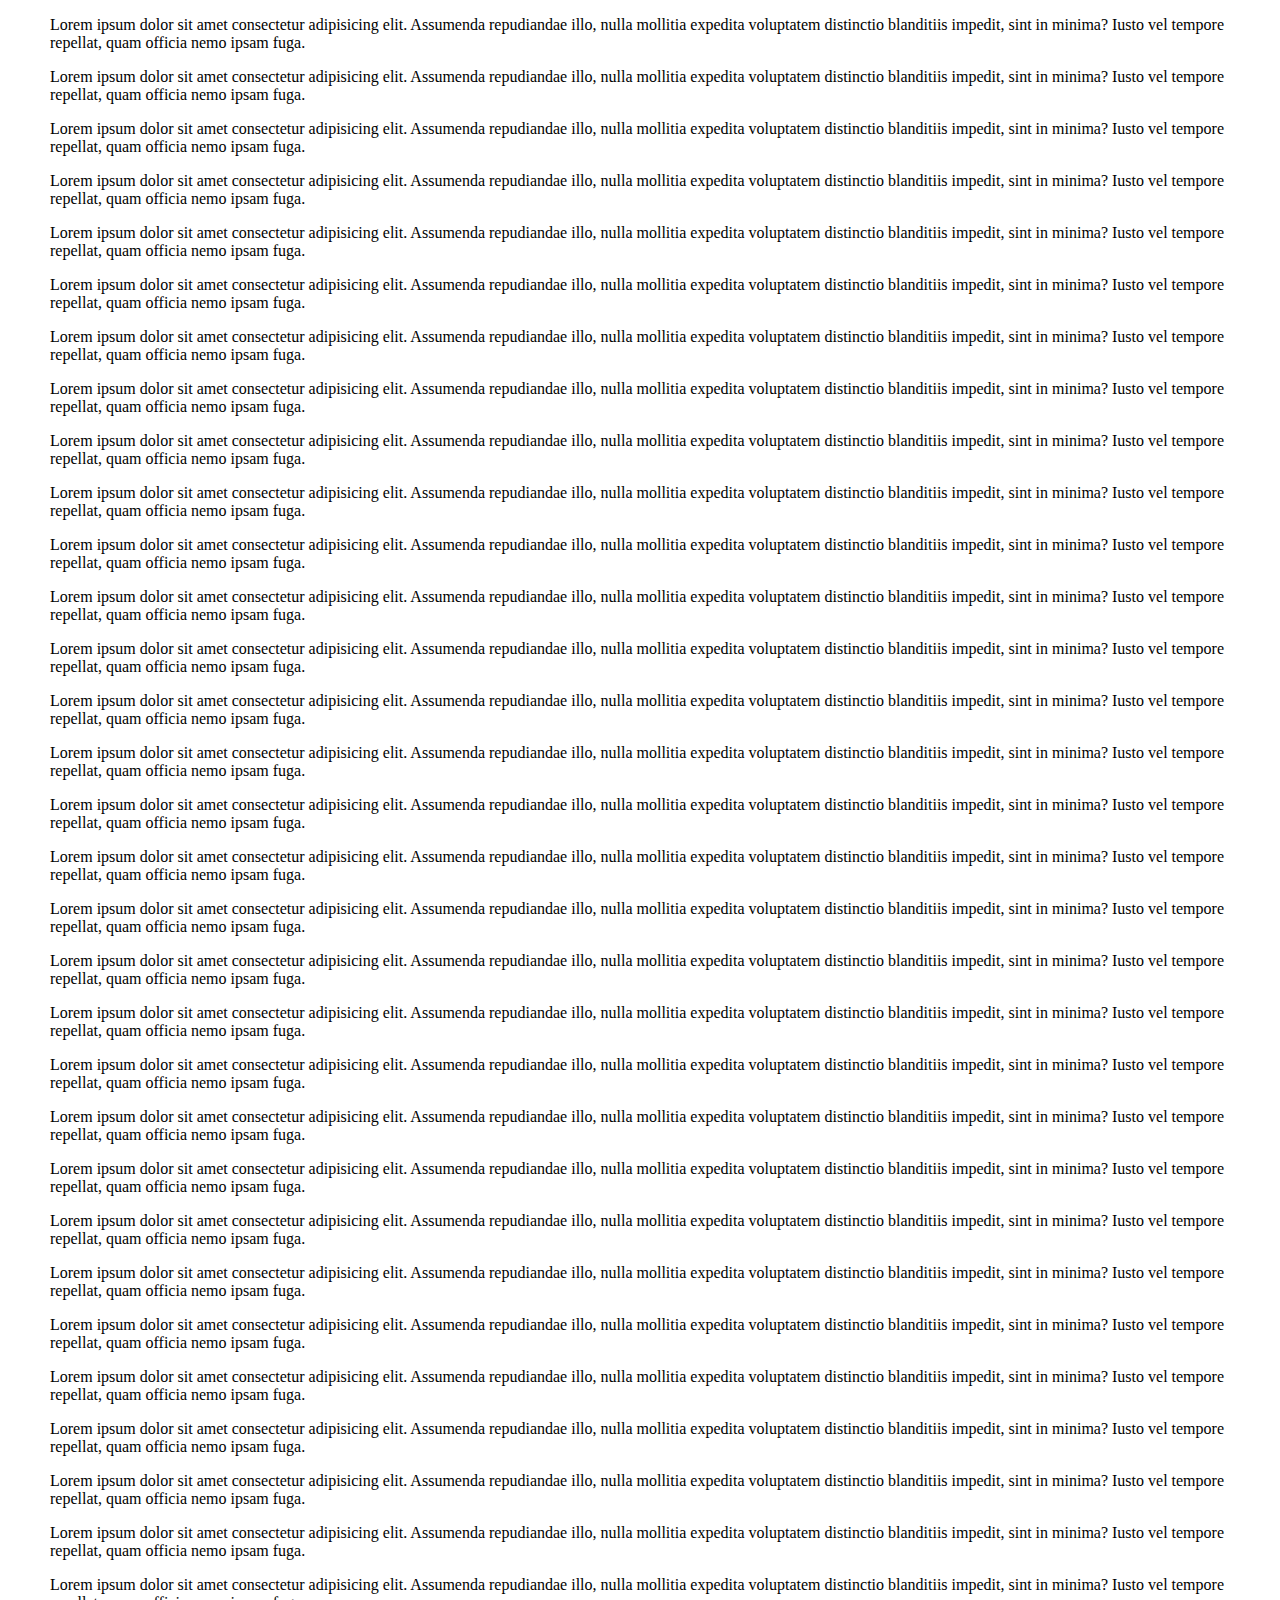
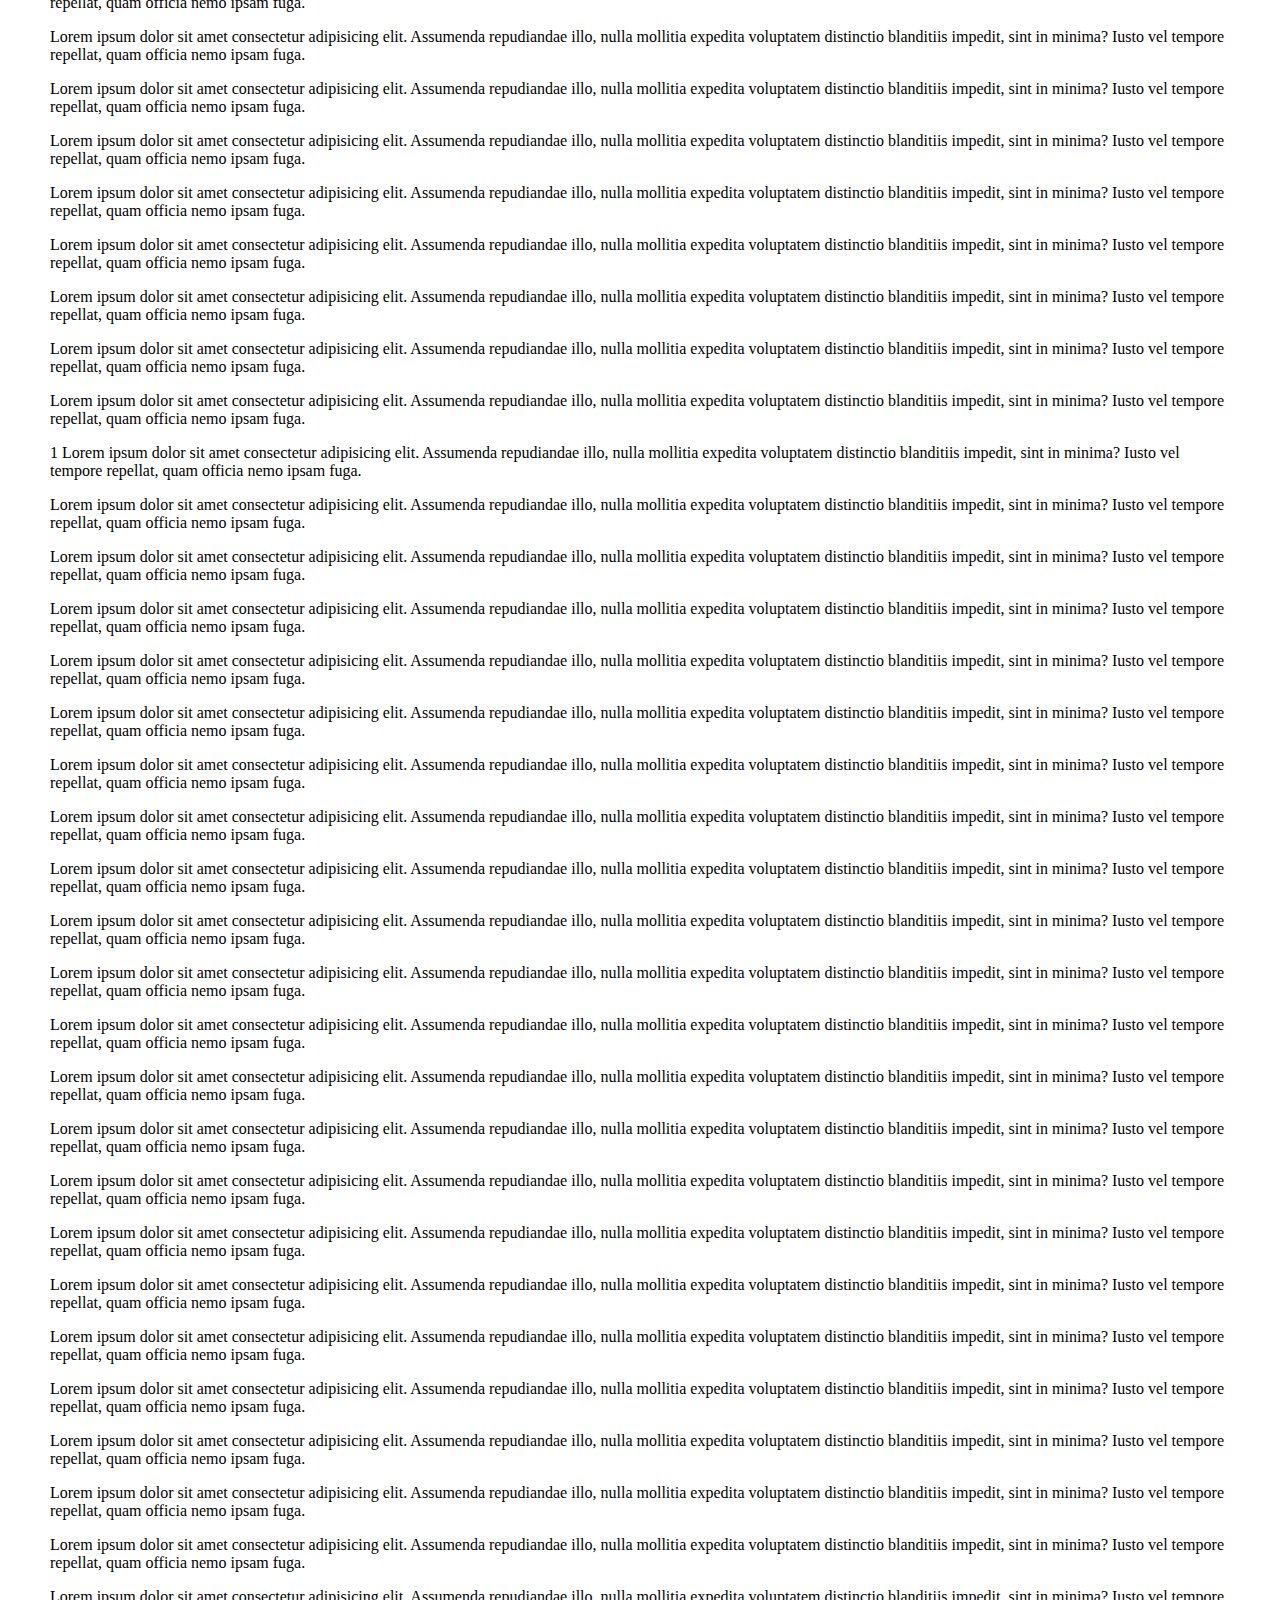
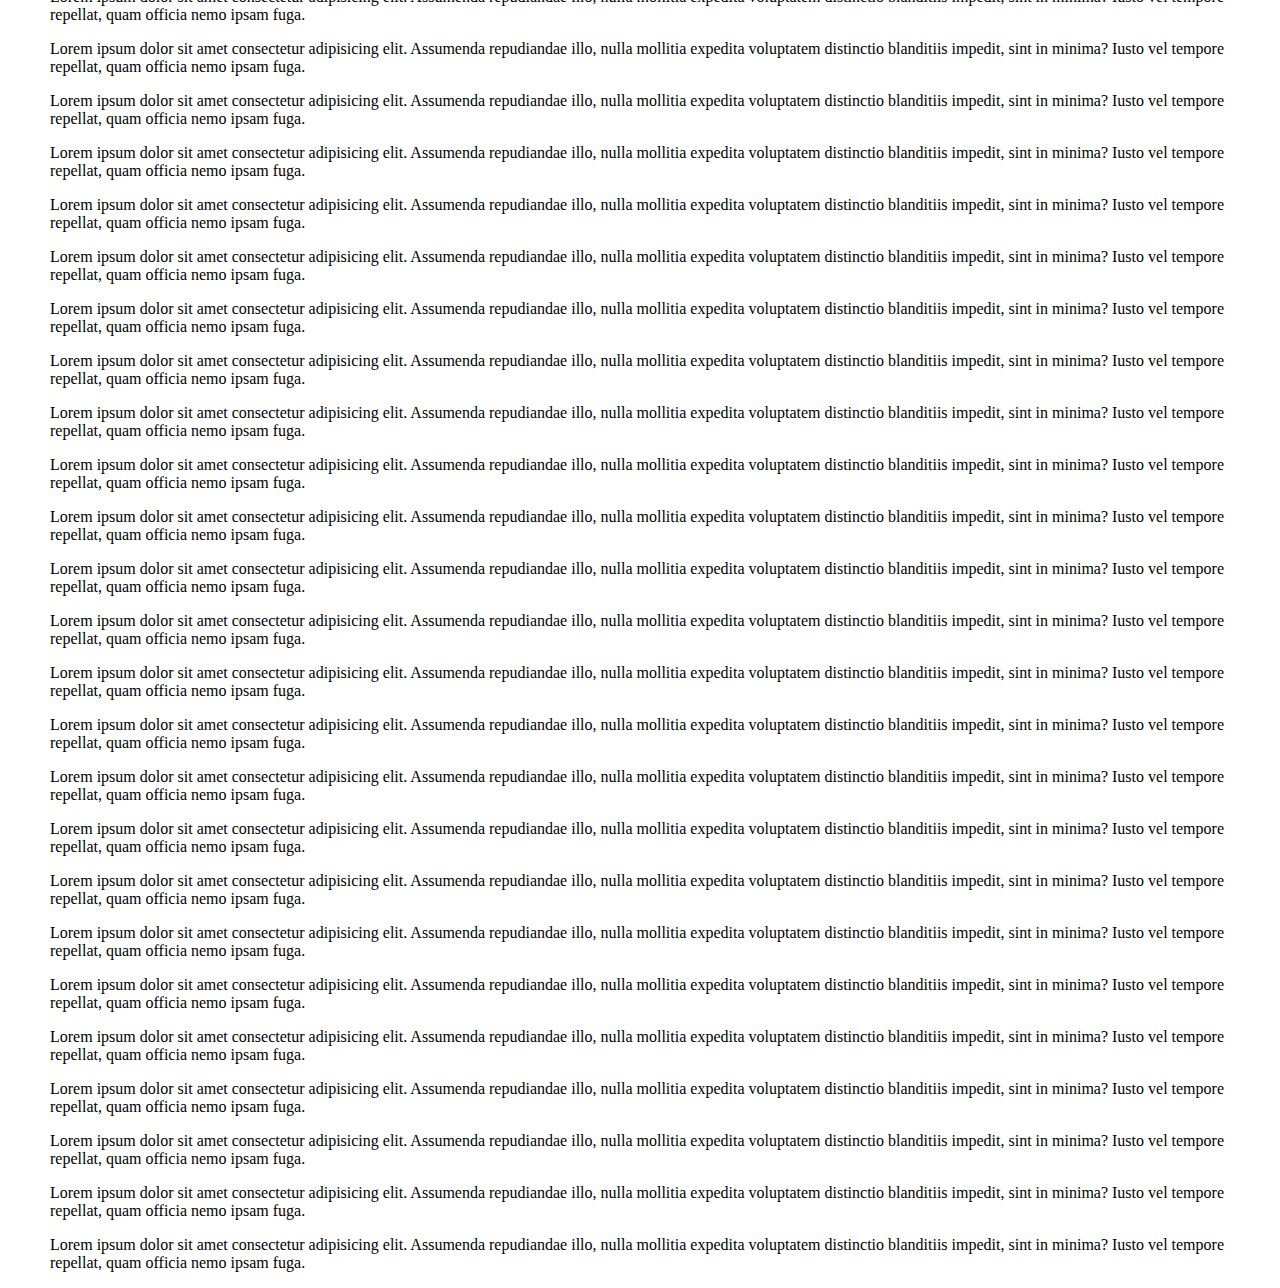
<file: basic/index.html>
<!DOCTYPE html>
<html lang="ru">

<head>
    <title>Vast-Player Example</title>
    <meta charset="utf-8">
    <meta http-equiv="X-UA-Compatible" content="IE=edge">
    <meta name="viewport" content="width=device-width, initial-scale=1.0">
</head>

<body style="margin: auto 50px;">
    <div>
        <p>
            Lorem ipsum dolor sit amet consectetur adipisicing elit. Assumenda repudiandae illo, nulla mollitia expedita
            voluptatem distinctio blanditiis impedit, sint in minima? Iusto vel tempore repellat, quam officia nemo
            ipsam fuga.
        </p>
    </div>
    <div>
        <p>
            Lorem ipsum dolor sit amet consectetur adipisicing elit. Assumenda repudiandae illo, nulla mollitia expedita
            voluptatem distinctio blanditiis impedit, sint in minima? Iusto vel tempore repellat, quam officia nemo
            ipsam fuga.
        </p>
    </div>
    <!-- banner -->
    <!-- <div id="bcont_60" class='adwistsfplace'
        data-conf='pos_id=bcont_60&dest=bcont_60&w=240&h=400&rtb_url=%2F%2Fssp.agency2.ru%2F%3Fplid%3D60'></div>
    <script type="text/javascript" src="https://storage.adwist.ru/safeframe/dist/bundle.min.js"></script> -->
    <!-- <script type="text/javascript" src="dev/banner/banner_wrapper.js"></script> -->
    <div>
        <p>
            Lorem ipsum dolor sit amet consectetur adipisicing elit. Assumenda repudiandae illo, nulla mollitia expedita
            voluptatem distinctio blanditiis impedit, sint in minima? Iusto vel tempore repellat, quam officia nemo
            ipsam fuga.
        </p>
    </div>
    <!-- static -->
    <!-- <div id="container_a2_static" data-plid="42" data-cont-width="350" data-cont-height="450"
        data-cont-width-mobile="250" data-cont-height-mobile="220"></div>
    <script async="async" src="dev/static/static.js"></script> -->
    <div id="container_a2_banner" data-plid="60" data-cont-width="450" data-cont-height="400"
        data-cont-width-mobile="250" data-cont-height-mobile="200"></div>
    <!-- <script async="async" src="dev/banner/banner.js"></script> -->
    <!-- <script async="async" src="https://a-global.online/test/players/banner/banner.js"></script> -->
    <div>
        <p>
            Lorem ipsum dolor sit amet consectetur adipisicing elit. Assumenda repudiandae illo, nulla mollitia expedita
            voluptatem distinctio blanditiis impedit, sint in minima? Iusto vel tempore repellat, quam officia nemo
            ipsam fuga.
        </p>
        <p>
            Lorem ipsum dolor sit amet consectetur adipisicing elit. Assumenda repudiandae illo, nulla mollitia expedita
            voluptatem distinctio blanditiis impedit, sint in minima? Iusto vel tempore repellat, quam officia nemo
            ipsam fuga.

        <div id="container_a2_static" data-plid="42" data-cont-width="250" data-cont-height="350"
            data-cont-width-mobile="250" data-cont-height-mobile="200"></div>
        <!-- <script async="async" src="dev/static/static.js"></script> -->
        </p>
        <p>
            Lorem ipsum dolor sit amet consectetur adipisicing elit. Assumenda repudiandae illo, nulla mollitia expedita
            voluptatem distinctio blanditiis impedit, sint in minima? Iusto vel tempore repellat, quam officia nemo
            ipsam fuga.
        </p>
        <p>
            Lorem ipsum dolor sit amet consectetur adipisicing elit. Assumenda repudiandae illo, nulla mollitia expedita
            voluptatem distinctio blanditiis impedit, sint in minima? Iusto vel tempore repellat, quam officia nemo
            ipsam fuga.
        </p>
    </div>
    <div>
        <p>
            Lorem ipsum dolor sit amet consectetur adipisicing elit. Assumenda repudiandae illo, nulla mollitia expedita
            voluptatem distinctio blanditiis impedit, sint in minima? Iusto vel tempore repellat, quam officia nemo
            ipsam fuga.
        </p>
        <p>
            Lorem ipsum dolor sit amet consectetur adipisicing elit. Assumenda repudiandae illo, nulla mollitia expedita
            voluptatem distinctio blanditiis impedit, sint in minima? Iusto vel tempore repellat, quam officia nemo
            ipsam fuga.
        </p>
        <p>
            Lorem ipsum dolor sit amet consectetur adipisicing elit. Assumenda repudiandae illo, nulla mollitia expedita
            voluptatem distinctio blanditiis impedit, sint in minima? Iusto vel tempore repellat, quam officia nemo
            ipsam fuga.
        </p>
        <p>
            Lorem ipsum dolor sit amet consectetur adipisicing elit. Assumenda repudiandae illo, nulla mollitia expedita
            voluptatem distinctio blanditiis impedit, sint in minima? Iusto vel tempore repellat, quam officia nemo
            ipsam fuga.
        </p>
    </div>
    <div>
        <p>
            Lorem ipsum dolor sit amet consectetur adipisicing elit. Assumenda repudiandae illo, nulla mollitia expedita
            voluptatem distinctio blanditiis impedit, sint in minima? Iusto vel tempore repellat, quam officia nemo
            ipsam fuga.
        </p>
        <p>
            Lorem ipsum dolor sit amet consectetur adipisicing elit. Assumenda repudiandae illo, nulla mollitia expedita
            voluptatem distinctio blanditiis impedit, sint in minima? Iusto vel tempore repellat, quam officia nemo
            ipsam fuga.
        </p>
        <p>
            Lorem ipsum dolor sit amet consectetur adipisicing elit. Assumenda repudiandae illo, nulla mollitia expedita
            voluptatem distinctio blanditiis impedit, sint in minima? Iusto vel tempore repellat, quam officia nemo
            ipsam fuga.
        </p>
        <p>
            Lorem ipsum dolor sit amet consectetur adipisicing elit. Assumenda repudiandae illo, nulla mollitia expedita
            voluptatem distinctio blanditiis impedit, sint in minima? Iusto vel tempore repellat, quam officia nemo
            ipsam fuga.
        </p>
    </div>
    <div>
        <p>
            Lorem ipsum dolor sit amet consectetur adipisicing elit. Assumenda repudiandae illo, nulla mollitia expedita
            voluptatem distinctio blanditiis impedit, sint in minima? Iusto vel tempore repellat, quam officia nemo
            ipsam fuga.
        </p>
        <p>
            Lorem ipsum dolor sit amet consectetur adipisicing elit. Assumenda repudiandae illo, nulla mollitia expedita
            voluptatem distinctio blanditiis impedit, sint in minima? Iusto vel tempore repellat, quam officia nemo
            ipsam fuga.
        </p>
        <p>
            Lorem ipsum dolor sit amet consectetur adipisicing elit. Assumenda repudiandae illo, nulla mollitia expedita
            voluptatem distinctio blanditiis impedit, sint in minima? Iusto vel tempore repellat, quam officia nemo
            ipsam fuga.
        </p>
        <p>
            Lorem ipsum dolor sit amet consectetur adipisicing elit. Assumenda repudiandae illo, nulla mollitia expedita
            voluptatem distinctio blanditiis impedit, sint in minima? Iusto vel tempore repellat, quam officia nemo
            ipsam fuga.
        </p>
    </div>

    <!-- inr -->
    <div id="container_a2_inr" data-plid="42" data-cont-height="350" data-mobile-cont-height="400"></div>
    <!-- <script async="async" src="https://a-global.online/test/players/dev/inr/inr_r.js"></script> -->
    <!-- <script src="prod/inr/inr_r.js"></script> -->
    <!-- <script async="async" src="dev/inr/inr_r.js"></script> -->

    <div>
        <p>
            Lorem ipsum dolor sit amet consectetur adipisicing elit. Assumenda repudiandae illo, nulla mollitia expedita
            voluptatem distinctio blanditiis impedit, sint in minima? Iusto vel tempore repellat, quam officia nemo
            ipsam fuga.
        </p>
        <p>
            Lorem ipsum dolor sit amet consectetur adipisicing elit. Assumenda repudiandae illo, nulla mollitia expedita
            voluptatem distinctio blanditiis impedit, sint in minima? Iusto vel tempore repellat, quam officia nemo
            ipsam fuga.
        </p>
        <p>
            Lorem ipsum dolor sit amet consectetur adipisicing elit. Assumenda repudiandae illo, nulla mollitia expedita
            voluptatem distinctio blanditiis impedit, sint in minima? Iusto vel tempore repellat, quam officia nemo
            ipsam fuga.
        </p>
        <p>
            Lorem ipsum dolor sit amet consectetur adipisicing elit. Assumenda repudiandae illo, nulla mollitia expedita
            voluptatem distinctio blanditiis impedit, sint in minima? Iusto vel tempore repellat, quam officia nemo
            ipsam fuga.
        </p>
    </div>
    <div>
        <p>
            Lorem ipsum dolor sit amet consectetur adipisicing elit. Assumenda repudiandae illo, nulla mollitia expedita
            voluptatem distinctio blanditiis impedit, sint in minima? Iusto vel tempore repellat, quam officia nemo
            ipsam fuga.
        </p>
        <p>
            Lorem ipsum dolor sit amet consectetur adipisicing elit. Assumenda repudiandae illo, nulla mollitia expedita
            voluptatem distinctio blanditiis impedit, sint in minima? Iusto vel tempore repellat, quam officia nemo
            ipsam fuga.
        </p>
        <p>
            Lorem ipsum dolor sit amet consectetur adipisicing elit. Assumenda repudiandae illo, nulla mollitia expedita
            voluptatem distinctio blanditiis impedit, sint in minima? Iusto vel tempore repellat, quam officia nemo
            ipsam fuga.
        </p>
        <p>
            Lorem ipsum dolor sit amet consectetur adipisicing elit. Assumenda repudiandae illo, nulla mollitia expedita
            voluptatem distinctio blanditiis impedit, sint in minima? Iusto vel tempore repellat, quam officia nemo
            ipsam fuga.
        </p>
    </div>
    <div>
        <p>
            Lorem ipsum dolor sit amet consectetur adipisicing elit. Assumenda repudiandae illo, nulla mollitia expedita
            voluptatem distinctio blanditiis impedit, sint in minima? Iusto vel tempore repellat, quam officia nemo
            ipsam fuga.
        </p>
        <p>
            Lorem ipsum dolor sit amet consectetur adipisicing elit. Assumenda repudiandae illo, nulla mollitia expedita
            voluptatem distinctio blanditiis impedit, sint in minima? Iusto vel tempore repellat, quam officia nemo
            ipsam fuga.
        </p>
        <p>
            Lorem ipsum dolor sit amet consectetur adipisicing elit. Assumenda repudiandae illo, nulla mollitia expedita
            voluptatem distinctio blanditiis impedit, sint in minima? Iusto vel tempore repellat, quam officia nemo
            ipsam fuga.
        </p>
        <p>
            Lorem ipsum dolor sit amet consectetur adipisicing elit. Assumenda repudiandae illo, nulla mollitia expedita
            voluptatem distinctio blanditiis impedit, sint in minima? Iusto vel tempore repellat, quam officia nemo
            ipsam fuga.
        </p>
    </div>
    <div>
        <p>
            Lorem ipsum dolor sit amet consectetur adipisicing elit. Assumenda repudiandae illo, nulla mollitia expedita
            voluptatem distinctio blanditiis impedit, sint in minima? Iusto vel tempore repellat, quam officia nemo
            ipsam fuga.
        </p>
        <p>
            Lorem ipsum dolor sit amet consectetur adipisicing elit. Assumenda repudiandae illo, nulla mollitia expedita
            voluptatem distinctio blanditiis impedit, sint in minima? Iusto vel tempore repellat, quam officia nemo
            ipsam fuga.
        </p>
        <p>
            Lorem ipsum dolor sit amet consectetur adipisicing elit. Assumenda repudiandae illo, nulla mollitia expedita
            voluptatem distinctio blanditiis impedit, sint in minima? Iusto vel tempore repellat, quam officia nemo
            ipsam fuga.
        </p>
        <p>
            Lorem ipsum dolor sit amet consectetur adipisicing elit. Assumenda repudiandae illo, nulla mollitia expedita
            voluptatem distinctio blanditiis impedit, sint in minima? Iusto vel tempore repellat, quam officia nemo
            ipsam fuga.
        </p>
    </div>
    <div>
        <p>
            Lorem ipsum dolor sit amet consectetur adipisicing elit. Assumenda repudiandae illo, nulla mollitia expedita
            voluptatem distinctio blanditiis impedit, sint in minima? Iusto vel tempore repellat, quam officia nemo
            ipsam fuga.
        </p>
        <p>
            Lorem ipsum dolor sit amet consectetur adipisicing elit. Assumenda repudiandae illo, nulla mollitia expedita
            voluptatem distinctio blanditiis impedit, sint in minima? Iusto vel tempore repellat, quam officia nemo
            ipsam fuga.
        </p>
        <p>
            Lorem ipsum dolor sit amet consectetur adipisicing elit. Assumenda repudiandae illo, nulla mollitia expedita
            voluptatem distinctio blanditiis impedit, sint in minima? Iusto vel tempore repellat, quam officia nemo
            ipsam fuga.
        </p>
        <p>
            Lorem ipsum dolor sit amet consectetur adipisicing elit. Assumenda repudiandae illo, nulla mollitia expedita
            voluptatem distinctio blanditiis impedit, sint in minima? Iusto vel tempore repellat, quam officia nemo
            ipsam fuga.
        </p>
    </div>
    <div>
        <p>1
            Lorem ipsum dolor sit amet consectetur adipisicing elit. Assumenda repudiandae illo, nulla mollitia expedita
            voluptatem distinctio blanditiis impedit, sint in minima? Iusto vel tempore repellat, quam officia nemo
            ipsam fuga.
        </p>
    </div>
    <div>
        <p>
            Lorem ipsum dolor sit amet consectetur adipisicing elit. Assumenda repudiandae illo, nulla mollitia expedita
            voluptatem distinctio blanditiis impedit, sint in minima? Iusto vel tempore repellat, quam officia nemo
            ipsam fuga.
        </p>
    </div>
    <div>
        <p>
            Lorem ipsum dolor sit amet consectetur adipisicing elit. Assumenda repudiandae illo, nulla mollitia expedita
            voluptatem distinctio blanditiis impedit, sint in minima? Iusto vel tempore repellat, quam officia nemo
            ipsam fuga.
        </p>
    </div>
    <div id="container_a2_transformer" data-plid="42" data-cont-width="350"></div>
    <!-- <script async="async" src="dev/transformer/main.js"></script> -->
    <!-- <script async="async" src="https://a-global.online/test/players/transformer/main.js"></script> -->
    <div>
        <p>
            Lorem ipsum dolor sit amet consectetur adipisicing elit. Assumenda repudiandae illo, nulla mollitia expedita
            voluptatem distinctio blanditiis impedit, sint in minima? Iusto vel tempore repellat, quam officia nemo
            ipsam fuga.
        </p>
        <p>
            Lorem ipsum dolor sit amet consectetur adipisicing elit. Assumenda repudiandae illo, nulla mollitia expedita
            voluptatem distinctio blanditiis impedit, sint in minima? Iusto vel tempore repellat, quam officia nemo
            ipsam fuga.
        </p>
        <p>
            Lorem ipsum dolor sit amet consectetur adipisicing elit. Assumenda repudiandae illo, nulla mollitia expedita
            voluptatem distinctio blanditiis impedit, sint in minima? Iusto vel tempore repellat, quam officia nemo
            ipsam fuga.
        </p>
        <p>
            Lorem ipsum dolor sit amet consectetur adipisicing elit. Assumenda repudiandae illo, nulla mollitia expedita
            voluptatem distinctio blanditiis impedit, sint in minima? Iusto vel tempore repellat, quam officia nemo
            ipsam fuga.
        </p>
    </div>
    <div>
        <p>
            Lorem ipsum dolor sit amet consectetur adipisicing elit. Assumenda repudiandae illo, nulla mollitia expedita
            voluptatem distinctio blanditiis impedit, sint in minima? Iusto vel tempore repellat, quam officia nemo
            ipsam fuga.
        </p>
        <p>
            Lorem ipsum dolor sit amet consectetur adipisicing elit. Assumenda repudiandae illo, nulla mollitia expedita
            voluptatem distinctio blanditiis impedit, sint in minima? Iusto vel tempore repellat, quam officia nemo
            ipsam fuga.
        </p>
        <p>
            Lorem ipsum dolor sit amet consectetur adipisicing elit. Assumenda repudiandae illo, nulla mollitia expedita
            voluptatem distinctio blanditiis impedit, sint in minima? Iusto vel tempore repellat, quam officia nemo
            ipsam fuga.
        </p>
        <p>
            Lorem ipsum dolor sit amet consectetur adipisicing elit. Assumenda repudiandae illo, nulla mollitia expedita
            voluptatem distinctio blanditiis impedit, sint in minima? Iusto vel tempore repellat, quam officia nemo
            ipsam fuga.
        </p>
    </div>
    <div>
        <p>
            Lorem ipsum dolor sit amet consectetur adipisicing elit. Assumenda repudiandae illo, nulla mollitia expedita
            voluptatem distinctio blanditiis impedit, sint in minima? Iusto vel tempore repellat, quam officia nemo
            ipsam fuga.
        </p>
        <p>
            Lorem ipsum dolor sit amet consectetur adipisicing elit. Assumenda repudiandae illo, nulla mollitia expedita
            voluptatem distinctio blanditiis impedit, sint in minima? Iusto vel tempore repellat, quam officia nemo
            ipsam fuga.
        </p>
        <p>
            Lorem ipsum dolor sit amet consectetur adipisicing elit. Assumenda repudiandae illo, nulla mollitia expedita
            voluptatem distinctio blanditiis impedit, sint in minima? Iusto vel tempore repellat, quam officia nemo
            ipsam fuga.
        </p>
        <p>
            Lorem ipsum dolor sit amet consectetur adipisicing elit. Assumenda repudiandae illo, nulla mollitia expedita
            voluptatem distinctio blanditiis impedit, sint in minima? Iusto vel tempore repellat, quam officia nemo
            ipsam fuga.
        </p>
    </div>
    <div>
        <p>
            Lorem ipsum dolor sit amet consectetur adipisicing elit. Assumenda repudiandae illo, nulla mollitia expedita
            voluptatem distinctio blanditiis impedit, sint in minima? Iusto vel tempore repellat, quam officia nemo
            ipsam fuga.
        </p>
        <p>
            Lorem ipsum dolor sit amet consectetur adipisicing elit. Assumenda repudiandae illo, nulla mollitia expedita
            voluptatem distinctio blanditiis impedit, sint in minima? Iusto vel tempore repellat, quam officia nemo
            ipsam fuga.
        </p>
        <p>
            Lorem ipsum dolor sit amet consectetur adipisicing elit. Assumenda repudiandae illo, nulla mollitia expedita
            voluptatem distinctio blanditiis impedit, sint in minima? Iusto vel tempore repellat, quam officia nemo
            ipsam fuga.
        </p>
        <p>
            Lorem ipsum dolor sit amet consectetur adipisicing elit. Assumenda repudiandae illo, nulla mollitia expedita
            voluptatem distinctio blanditiis impedit, sint in minima? Iusto vel tempore repellat, quam officia nemo
            ipsam fuga.
        </p>
    </div>
    <div>
        <p>
            Lorem ipsum dolor sit amet consectetur adipisicing elit. Assumenda repudiandae illo, nulla mollitia expedita
            voluptatem distinctio blanditiis impedit, sint in minima? Iusto vel tempore repellat, quam officia nemo
            ipsam fuga.
        </p>
        <p>
            Lorem ipsum dolor sit amet consectetur adipisicing elit. Assumenda repudiandae illo, nulla mollitia expedita
            voluptatem distinctio blanditiis impedit, sint in minima? Iusto vel tempore repellat, quam officia nemo
            ipsam fuga.
        </p>
        <p>
            Lorem ipsum dolor sit amet consectetur adipisicing elit. Assumenda repudiandae illo, nulla mollitia expedita
            voluptatem distinctio blanditiis impedit, sint in minima? Iusto vel tempore repellat, quam officia nemo
            ipsam fuga.
        </p>
        <p>
            Lorem ipsum dolor sit amet consectetur adipisicing elit. Assumenda repudiandae illo, nulla mollitia expedita
            voluptatem distinctio blanditiis impedit, sint in minima? Iusto vel tempore repellat, quam officia nemo
            ipsam fuga.
        </p>
    </div>
    <div>
        <p>
            Lorem ipsum dolor sit amet consectetur adipisicing elit. Assumenda repudiandae illo, nulla mollitia expedita
            voluptatem distinctio blanditiis impedit, sint in minima? Iusto vel tempore repellat, quam officia nemo
            ipsam fuga.
        </p>
        <p>
            Lorem ipsum dolor sit amet consectetur adipisicing elit. Assumenda repudiandae illo, nulla mollitia expedita
            voluptatem distinctio blanditiis impedit, sint in minima? Iusto vel tempore repellat, quam officia nemo
            ipsam fuga.
        </p>
        <p>
            Lorem ipsum dolor sit amet consectetur adipisicing elit. Assumenda repudiandae illo, nulla mollitia expedita
            voluptatem distinctio blanditiis impedit, sint in minima? Iusto vel tempore repellat, quam officia nemo
            ipsam fuga.
        </p>
        <p>
            Lorem ipsum dolor sit amet consectetur adipisicing elit. Assumenda repudiandae illo, nulla mollitia expedita
            voluptatem distinctio blanditiis impedit, sint in minima? Iusto vel tempore repellat, quam officia nemo
            ipsam fuga.
        </p>
    </div>
    <div>
        <p>
            Lorem ipsum dolor sit amet consectetur adipisicing elit. Assumenda repudiandae illo, nulla mollitia expedita
            voluptatem distinctio blanditiis impedit, sint in minima? Iusto vel tempore repellat, quam officia nemo
            ipsam fuga.
        </p>
        <p>
            Lorem ipsum dolor sit amet consectetur adipisicing elit. Assumenda repudiandae illo, nulla mollitia expedita
            voluptatem distinctio blanditiis impedit, sint in minima? Iusto vel tempore repellat, quam officia nemo
            ipsam fuga.
        </p>
        <p>
            Lorem ipsum dolor sit amet consectetur adipisicing elit. Assumenda repudiandae illo, nulla mollitia expedita
            voluptatem distinctio blanditiis impedit, sint in minima? Iusto vel tempore repellat, quam officia nemo
            ipsam fuga.
        </p>
        <p>
            Lorem ipsum dolor sit amet consectetur adipisicing elit. Assumenda repudiandae illo, nulla mollitia expedita
            voluptatem distinctio blanditiis impedit, sint in minima? Iusto vel tempore repellat, quam officia nemo
            ipsam fuga.
        </p>
    </div>
    <div>
        <p>
            Lorem ipsum dolor sit amet consectetur adipisicing elit. Assumenda repudiandae illo, nulla mollitia expedita
            voluptatem distinctio blanditiis impedit, sint in minima? Iusto vel tempore repellat, quam officia nemo
            ipsam fuga.
        </p>
        <p>
            Lorem ipsum dolor sit amet consectetur adipisicing elit. Assumenda repudiandae illo, nulla mollitia expedita
            voluptatem distinctio blanditiis impedit, sint in minima? Iusto vel tempore repellat, quam officia nemo
            ipsam fuga.
        </p>
        <p>
            Lorem ipsum dolor sit amet consectetur adipisicing elit. Assumenda repudiandae illo, nulla mollitia expedita
            voluptatem distinctio blanditiis impedit, sint in minima? Iusto vel tempore repellat, quam officia nemo
            ipsam fuga.
        </p>
        <p>
            Lorem ipsum dolor sit amet consectetur adipisicing elit. Assumenda repudiandae illo, nulla mollitia expedita
            voluptatem distinctio blanditiis impedit, sint in minima? Iusto vel tempore repellat, quam officia nemo
            ipsam fuga.
        </p>
    </div>
    <div>
        <p>
            Lorem ipsum dolor sit amet consectetur adipisicing elit. Assumenda repudiandae illo, nulla mollitia expedita
            voluptatem distinctio blanditiis impedit, sint in minima? Iusto vel tempore repellat, quam officia nemo
            ipsam fuga.
        </p>
        <p>
            Lorem ipsum dolor sit amet consectetur adipisicing elit. Assumenda repudiandae illo, nulla mollitia expedita
            voluptatem distinctio blanditiis impedit, sint in minima? Iusto vel tempore repellat, quam officia nemo
            ipsam fuga.
        </p>
        <p>
            Lorem ipsum dolor sit amet consectetur adipisicing elit. Assumenda repudiandae illo, nulla mollitia expedita
            voluptatem distinctio blanditiis impedit, sint in minima? Iusto vel tempore repellat, quam officia nemo
            ipsam fuga.
        </p>
        <p>
            Lorem ipsum dolor sit amet consectetur adipisicing elit. Assumenda repudiandae illo, nulla mollitia expedita
            voluptatem distinctio blanditiis impedit, sint in minima? Iusto vel tempore repellat, quam officia nemo
            ipsam fuga.
        </p>
    </div>
    <div>
        <p>
            Lorem ipsum dolor sit amet consectetur adipisicing elit. Assumenda repudiandae illo, nulla mollitia expedita
            voluptatem distinctio blanditiis impedit, sint in minima? Iusto vel tempore repellat, quam officia nemo
            ipsam fuga.
        </p>
        <p>
            Lorem ipsum dolor sit amet consectetur adipisicing elit. Assumenda repudiandae illo, nulla mollitia expedita
            voluptatem distinctio blanditiis impedit, sint in minima? Iusto vel tempore repellat, quam officia nemo
            ipsam fuga.
        </p>
        <p>
            Lorem ipsum dolor sit amet consectetur adipisicing elit. Assumenda repudiandae illo, nulla mollitia expedita
            voluptatem distinctio blanditiis impedit, sint in minima? Iusto vel tempore repellat, quam officia nemo
            ipsam fuga.
        </p>
        <p>
            Lorem ipsum dolor sit amet consectetur adipisicing elit. Assumenda repudiandae illo, nulla mollitia expedita
            voluptatem distinctio blanditiis impedit, sint in minima? Iusto vel tempore repellat, quam officia nemo
            ipsam fuga.
        </p>
    </div>
    <div>
        <p>
            Lorem ipsum dolor sit amet consectetur adipisicing elit. Assumenda repudiandae illo, nulla mollitia expedita
            voluptatem distinctio blanditiis impedit, sint in minima? Iusto vel tempore repellat, quam officia nemo
            ipsam fuga.
        </p>
        <p>
            Lorem ipsum dolor sit amet consectetur adipisicing elit. Assumenda repudiandae illo, nulla mollitia expedita
            voluptatem distinctio blanditiis impedit, sint in minima? Iusto vel tempore repellat, quam officia nemo
            ipsam fuga.
        </p>
        <p>
            Lorem ipsum dolor sit amet consectetur adipisicing elit. Assumenda repudiandae illo, nulla mollitia expedita
            voluptatem distinctio blanditiis impedit, sint in minima? Iusto vel tempore repellat, quam officia nemo
            ipsam fuga.
        </p>
        <p>
            Lorem ipsum dolor sit amet consectetur adipisicing elit. Assumenda repudiandae illo, nulla mollitia expedita
            voluptatem distinctio blanditiis impedit, sint in minima? Iusto vel tempore repellat, quam officia nemo
            ipsam fuga.
        </p>
    </div>



    <!-- fly -->
    <div id="container_a2_fly" data-plid="42" data-cont-width="550"></div>
    <script src="https://a-global.online/test/players/flyroll/flyroll.js" async="async"></script>
    <!-- <script>
        var a2_plug = `<scr` + `ipt src="https://ru.viadata.store/v2/comm_min.js?sid=105878" async></scr` + `ipt>`;
    </script> -->
    <!-- <script src="prod/flyroll/flyroll.js"></script> -->
    <!-- <script src="dev/flyroll/flyroll.js"></script> -->
</body>

</html>
</file>
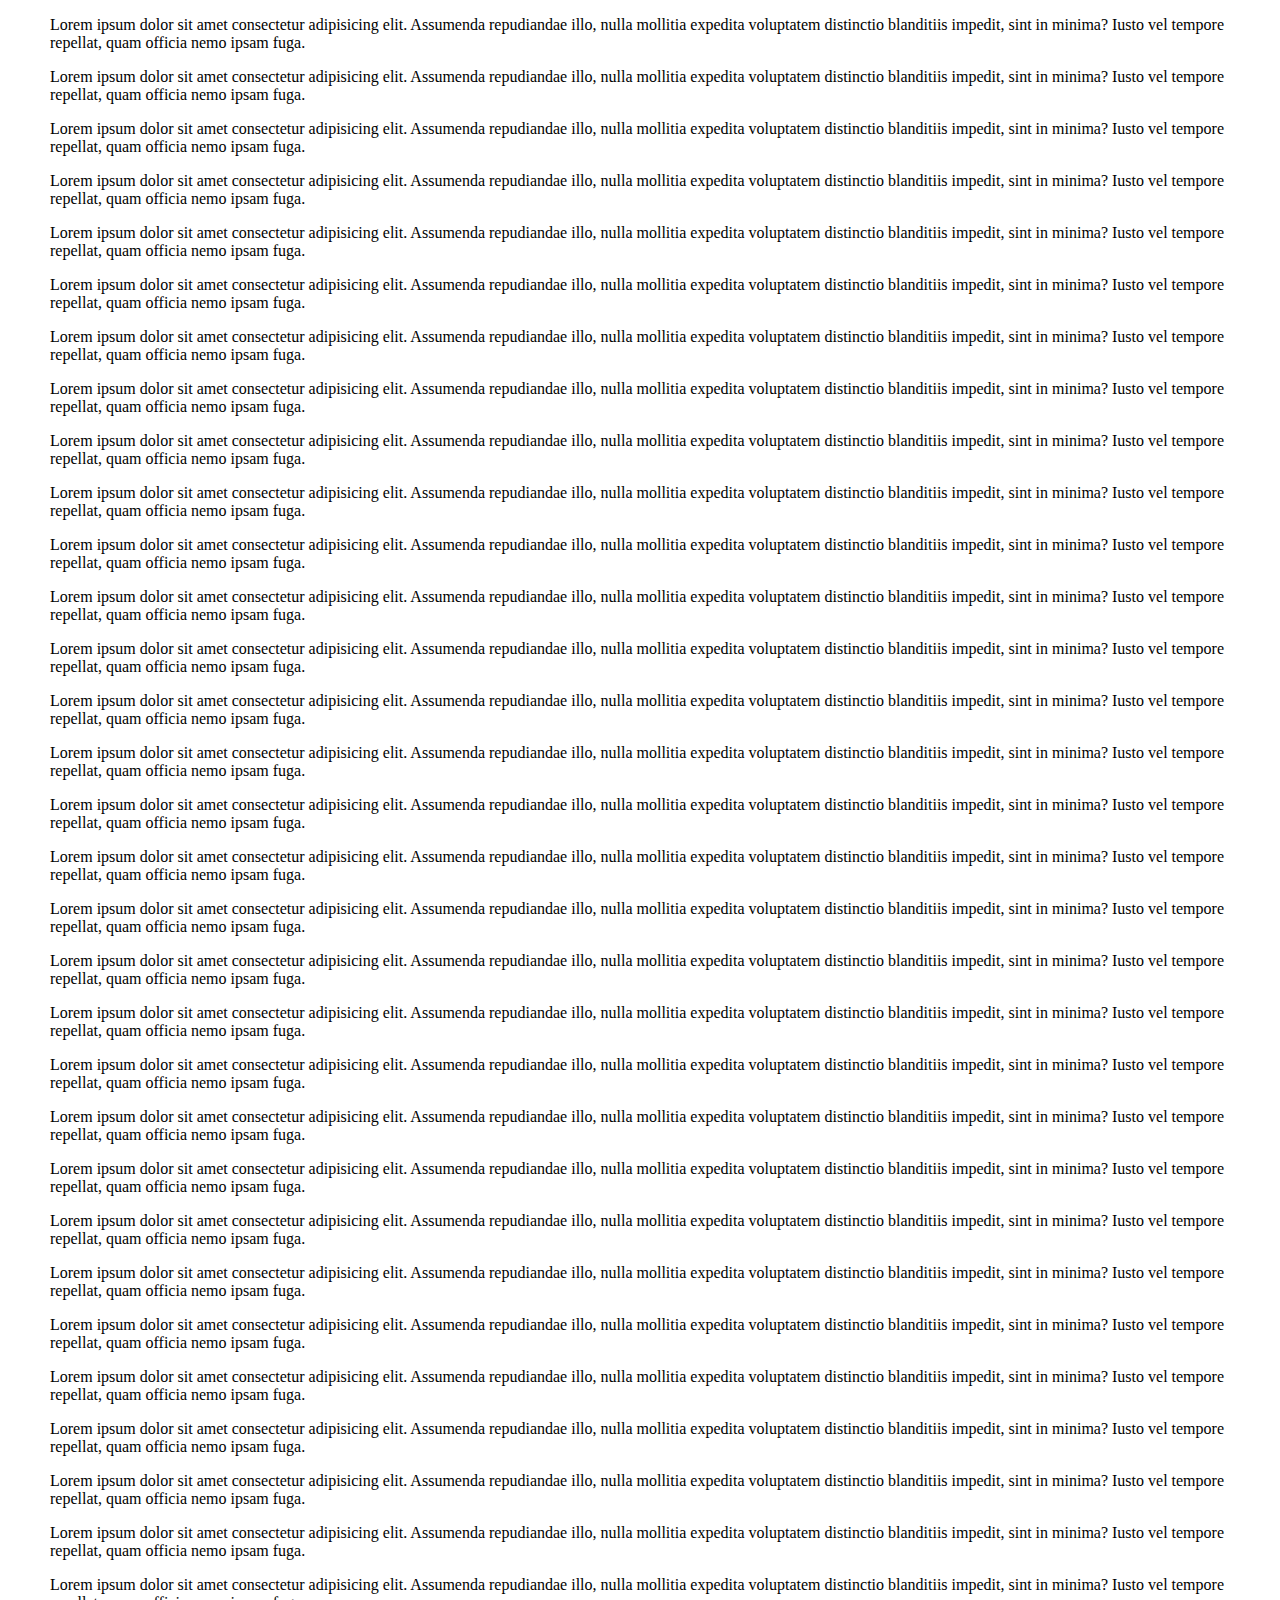
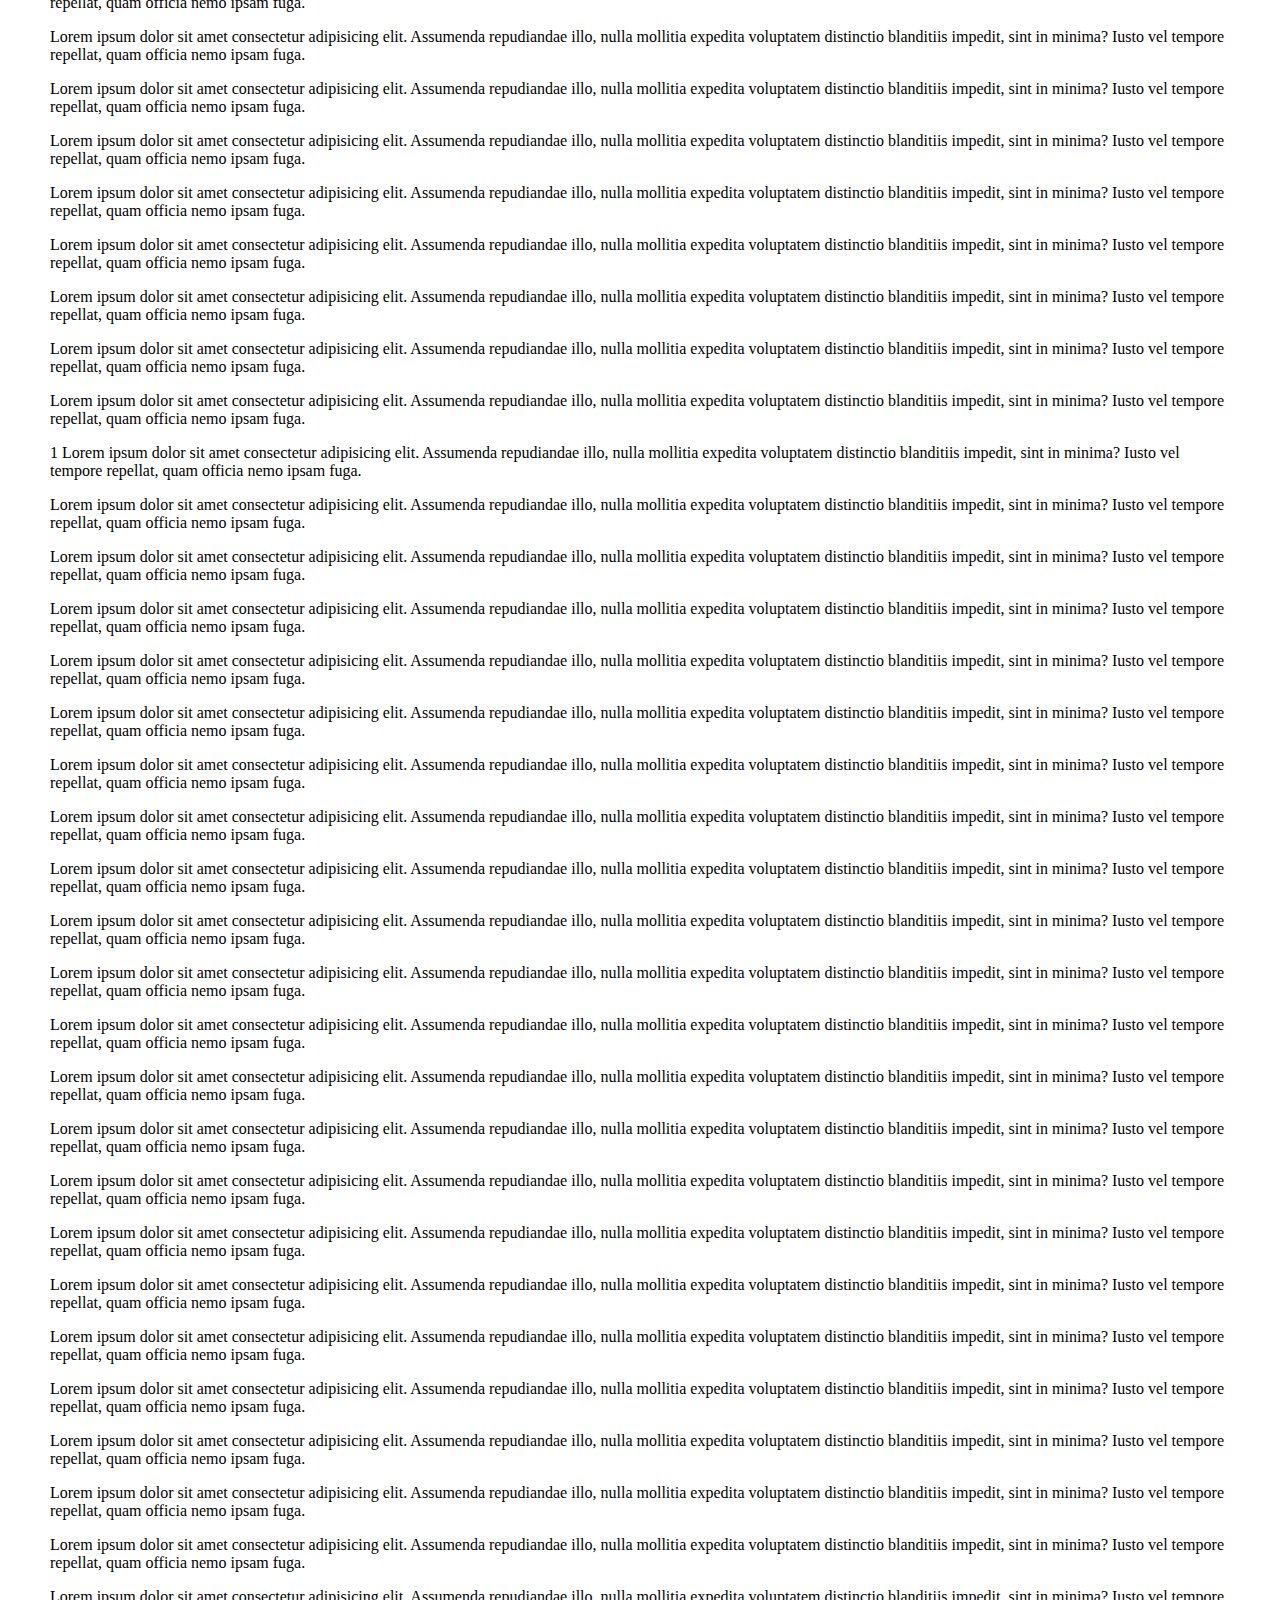
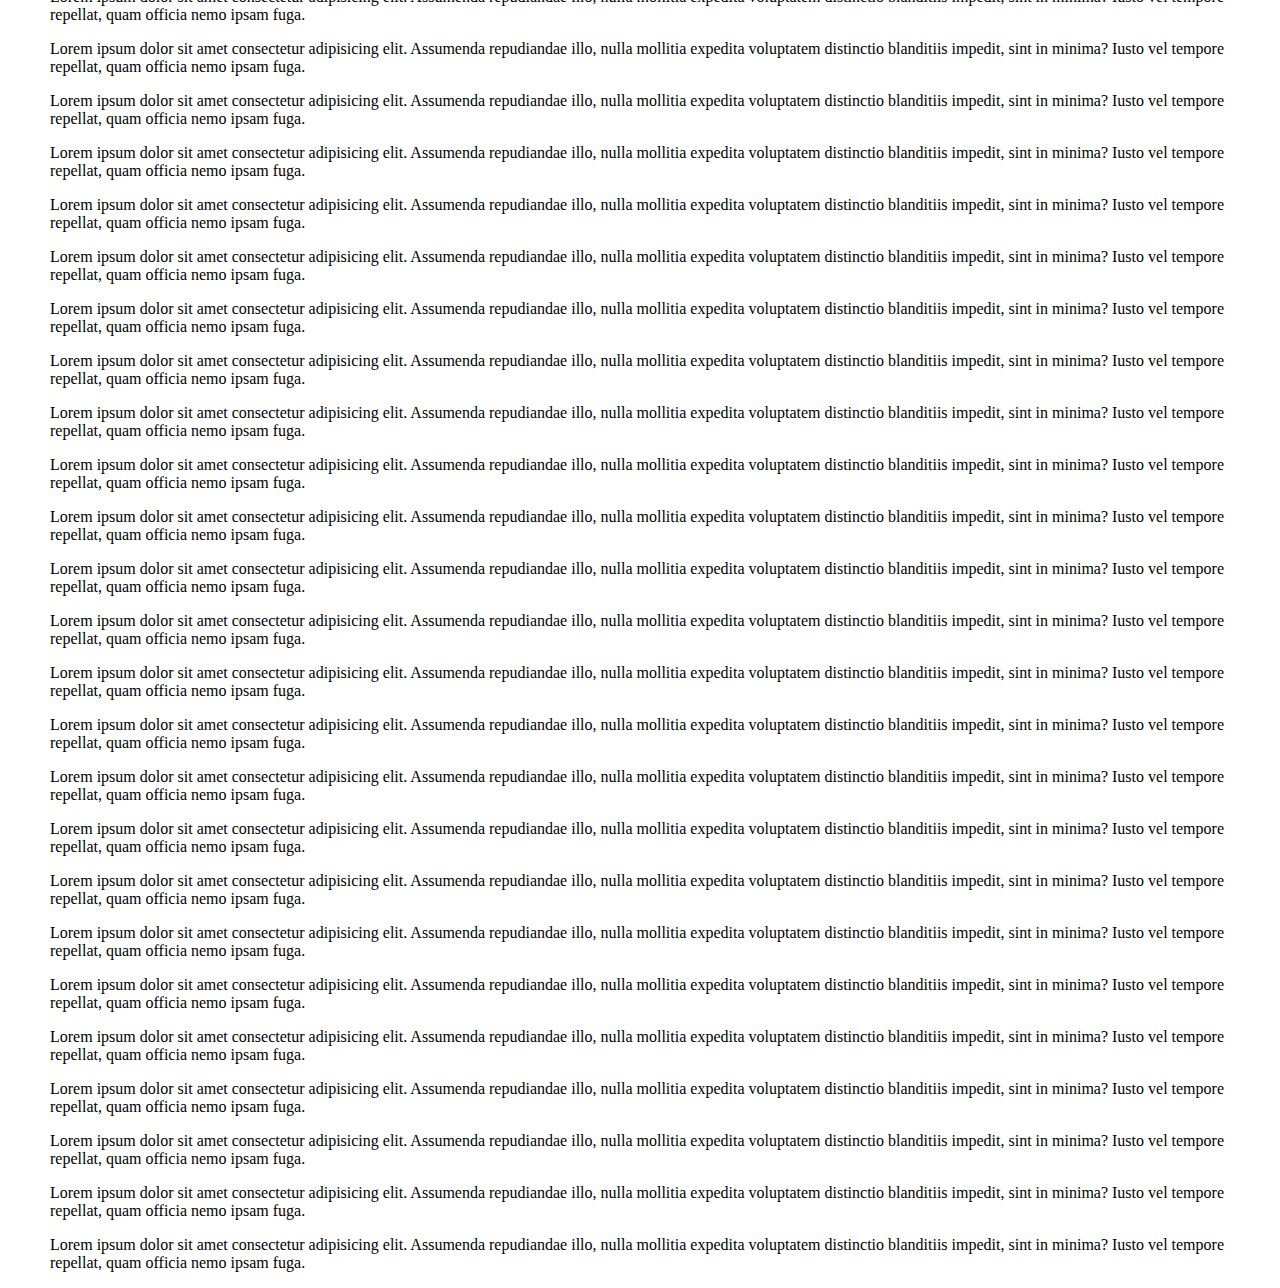
<file: gomobile/index.html>
<!DOCTYPE html>
<html lang="ru">

<head>
    <title>Test page for Gomobile</title>
    <meta charset="utf-8">
    <meta http-equiv="X-UA-Compatible" content="IE=edge">
    <meta name="viewport" content="width=device-width, initial-scale=1.0">
</head>

<body style="margin: auto 50px;">
    <div>
        <p>
            Lorem ipsum dolor sit amet consectetur adipisicing elit. Assumenda repudiandae illo, nulla mollitia expedita
            voluptatem distinctio blanditiis impedit, sint in minima? Iusto vel tempore repellat, quam officia nemo
            ipsam fuga.
        </p>
    </div>
    <div>
        <p>
            Lorem ipsum dolor sit amet consectetur adipisicing elit. Assumenda repudiandae illo, nulla mollitia expedita
            voluptatem distinctio blanditiis impedit, sint in minima? Iusto vel tempore repellat, quam officia nemo
            ipsam fuga.
        </p>
    </div>
    <div>
        <p>
            Lorem ipsum dolor sit amet consectetur adipisicing elit. Assumenda repudiandae illo, nulla mollitia expedita
            voluptatem distinctio blanditiis impedit, sint in minima? Iusto vel tempore repellat, quam officia nemo
            ipsam fuga.
        </p>
    </div>
    <div>
        <p>
            Lorem ipsum dolor sit amet consectetur adipisicing elit. Assumenda repudiandae illo, nulla mollitia expedita
            voluptatem distinctio blanditiis impedit, sint in minima? Iusto vel tempore repellat, quam officia nemo
            ipsam fuga.
        </p>
        <p>
            Lorem ipsum dolor sit amet consectetur adipisicing elit. Assumenda repudiandae illo, nulla mollitia expedita
            voluptatem distinctio blanditiis impedit, sint in minima? Iusto vel tempore repellat, quam officia nemo
            ipsam fuga.
        </p>
        <p>
            Lorem ipsum dolor sit amet consectetur adipisicing elit. Assumenda repudiandae illo, nulla mollitia expedita
            voluptatem distinctio blanditiis impedit, sint in minima? Iusto vel tempore repellat, quam officia nemo
            ipsam fuga.
        </p>
        <p>
            Lorem ipsum dolor sit amet consectetur adipisicing elit. Assumenda repudiandae illo, nulla mollitia expedita
            voluptatem distinctio blanditiis impedit, sint in minima? Iusto vel tempore repellat, quam officia nemo
            ipsam fuga.
        </p>
    </div>
    <div>
        <p>
            Lorem ipsum dolor sit amet consectetur adipisicing elit. Assumenda repudiandae illo, nulla mollitia expedita
            voluptatem distinctio blanditiis impedit, sint in minima? Iusto vel tempore repellat, quam officia nemo
            ipsam fuga.
        </p>
        <p>
            Lorem ipsum dolor sit amet consectetur adipisicing elit. Assumenda repudiandae illo, nulla mollitia expedita
            voluptatem distinctio blanditiis impedit, sint in minima? Iusto vel tempore repellat, quam officia nemo
            ipsam fuga.
        </p>
        <p>
            Lorem ipsum dolor sit amet consectetur adipisicing elit. Assumenda repudiandae illo, nulla mollitia expedita
            voluptatem distinctio blanditiis impedit, sint in minima? Iusto vel tempore repellat, quam officia nemo
            ipsam fuga.
        </p>
        <p>
            Lorem ipsum dolor sit amet consectetur adipisicing elit. Assumenda repudiandae illo, nulla mollitia expedita
            voluptatem distinctio blanditiis impedit, sint in minima? Iusto vel tempore repellat, quam officia nemo
            ipsam fuga.
        </p>
    </div>
    <div>
        <p>
            Lorem ipsum dolor sit amet consectetur adipisicing elit. Assumenda repudiandae illo, nulla mollitia expedita
            voluptatem distinctio blanditiis impedit, sint in minima? Iusto vel tempore repellat, quam officia nemo
            ipsam fuga.
        </p>
        <p>
            Lorem ipsum dolor sit amet consectetur adipisicing elit. Assumenda repudiandae illo, nulla mollitia expedita
            voluptatem distinctio blanditiis impedit, sint in minima? Iusto vel tempore repellat, quam officia nemo
            ipsam fuga.
        </p>
        <p>
            Lorem ipsum dolor sit amet consectetur adipisicing elit. Assumenda repudiandae illo, nulla mollitia expedita
            voluptatem distinctio blanditiis impedit, sint in minima? Iusto vel tempore repellat, quam officia nemo
            ipsam fuga.
        </p>
        <p>
            Lorem ipsum dolor sit amet consectetur adipisicing elit. Assumenda repudiandae illo, nulla mollitia expedita
            voluptatem distinctio blanditiis impedit, sint in minima? Iusto vel tempore repellat, quam officia nemo
            ipsam fuga.
        </p>
    </div>
    <div>
        <p>
            Lorem ipsum dolor sit amet consectetur adipisicing elit. Assumenda repudiandae illo, nulla mollitia expedita
            voluptatem distinctio blanditiis impedit, sint in minima? Iusto vel tempore repellat, quam officia nemo
            ipsam fuga.
        </p>
        <p>
            Lorem ipsum dolor sit amet consectetur adipisicing elit. Assumenda repudiandae illo, nulla mollitia expedita
            voluptatem distinctio blanditiis impedit, sint in minima? Iusto vel tempore repellat, quam officia nemo
            ipsam fuga.
        </p>
        <p>
            Lorem ipsum dolor sit amet consectetur adipisicing elit. Assumenda repudiandae illo, nulla mollitia expedita
            voluptatem distinctio blanditiis impedit, sint in minima? Iusto vel tempore repellat, quam officia nemo
            ipsam fuga.
        </p>
        <p>
            Lorem ipsum dolor sit amet consectetur adipisicing elit. Assumenda repudiandae illo, nulla mollitia expedita
            voluptatem distinctio blanditiis impedit, sint in minima? Iusto vel tempore repellat, quam officia nemo
            ipsam fuga.
        </p>
    </div>
    <div>
        <p>
            Lorem ipsum dolor sit amet consectetur adipisicing elit. Assumenda repudiandae illo, nulla mollitia expedita
            voluptatem distinctio blanditiis impedit, sint in minima? Iusto vel tempore repellat, quam officia nemo
            ipsam fuga.
        </p>
        <p>
            Lorem ipsum dolor sit amet consectetur adipisicing elit. Assumenda repudiandae illo, nulla mollitia expedita
            voluptatem distinctio blanditiis impedit, sint in minima? Iusto vel tempore repellat, quam officia nemo
            ipsam fuga.
        </p>
        <p>
            Lorem ipsum dolor sit amet consectetur adipisicing elit. Assumenda repudiandae illo, nulla mollitia expedita
            voluptatem distinctio blanditiis impedit, sint in minima? Iusto vel tempore repellat, quam officia nemo
            ipsam fuga.
        </p>
        <p>
            Lorem ipsum dolor sit amet consectetur adipisicing elit. Assumenda repudiandae illo, nulla mollitia expedita
            voluptatem distinctio blanditiis impedit, sint in minima? Iusto vel tempore repellat, quam officia nemo
            ipsam fuga.
        </p>
    </div>
    <div>
        <p>
            Lorem ipsum dolor sit amet consectetur adipisicing elit. Assumenda repudiandae illo, nulla mollitia expedita
            voluptatem distinctio blanditiis impedit, sint in minima? Iusto vel tempore repellat, quam officia nemo
            ipsam fuga.
        </p>
        <p>
            Lorem ipsum dolor sit amet consectetur adipisicing elit. Assumenda repudiandae illo, nulla mollitia expedita
            voluptatem distinctio blanditiis impedit, sint in minima? Iusto vel tempore repellat, quam officia nemo
            ipsam fuga.
        </p>
        <p>
            Lorem ipsum dolor sit amet consectetur adipisicing elit. Assumenda repudiandae illo, nulla mollitia expedita
            voluptatem distinctio blanditiis impedit, sint in minima? Iusto vel tempore repellat, quam officia nemo
            ipsam fuga.
        </p>
        <p>
            Lorem ipsum dolor sit amet consectetur adipisicing elit. Assumenda repudiandae illo, nulla mollitia expedita
            voluptatem distinctio blanditiis impedit, sint in minima? Iusto vel tempore repellat, quam officia nemo
            ipsam fuga.
        </p>
    </div>
    <div>
        <p>
            Lorem ipsum dolor sit amet consectetur adipisicing elit. Assumenda repudiandae illo, nulla mollitia expedita
            voluptatem distinctio blanditiis impedit, sint in minima? Iusto vel tempore repellat, quam officia nemo
            ipsam fuga.
        </p>
        <p>
            Lorem ipsum dolor sit amet consectetur adipisicing elit. Assumenda repudiandae illo, nulla mollitia expedita
            voluptatem distinctio blanditiis impedit, sint in minima? Iusto vel tempore repellat, quam officia nemo
            ipsam fuga.
        </p>
        <p>
            Lorem ipsum dolor sit amet consectetur adipisicing elit. Assumenda repudiandae illo, nulla mollitia expedita
            voluptatem distinctio blanditiis impedit, sint in minima? Iusto vel tempore repellat, quam officia nemo
            ipsam fuga.
        </p>
        <p>
            Lorem ipsum dolor sit amet consectetur adipisicing elit. Assumenda repudiandae illo, nulla mollitia expedita
            voluptatem distinctio blanditiis impedit, sint in minima? Iusto vel tempore repellat, quam officia nemo
            ipsam fuga.
        </p>
    </div>
    <div>
        <p>
            Lorem ipsum dolor sit amet consectetur adipisicing elit. Assumenda repudiandae illo, nulla mollitia expedita
            voluptatem distinctio blanditiis impedit, sint in minima? Iusto vel tempore repellat, quam officia nemo
            ipsam fuga.
        </p>
        <p>
            Lorem ipsum dolor sit amet consectetur adipisicing elit. Assumenda repudiandae illo, nulla mollitia expedita
            voluptatem distinctio blanditiis impedit, sint in minima? Iusto vel tempore repellat, quam officia nemo
            ipsam fuga.
        </p>
        <p>
            Lorem ipsum dolor sit amet consectetur adipisicing elit. Assumenda repudiandae illo, nulla mollitia expedita
            voluptatem distinctio blanditiis impedit, sint in minima? Iusto vel tempore repellat, quam officia nemo
            ipsam fuga.
        </p>
        <p>
            Lorem ipsum dolor sit amet consectetur adipisicing elit. Assumenda repudiandae illo, nulla mollitia expedita
            voluptatem distinctio blanditiis impedit, sint in minima? Iusto vel tempore repellat, quam officia nemo
            ipsam fuga.
        </p>
    </div>
    <div>
        <p>
            Lorem ipsum dolor sit amet consectetur adipisicing elit. Assumenda repudiandae illo, nulla mollitia expedita
            voluptatem distinctio blanditiis impedit, sint in minima? Iusto vel tempore repellat, quam officia nemo
            ipsam fuga.
        </p>
        <p>
            Lorem ipsum dolor sit amet consectetur adipisicing elit. Assumenda repudiandae illo, nulla mollitia expedita
            voluptatem distinctio blanditiis impedit, sint in minima? Iusto vel tempore repellat, quam officia nemo
            ipsam fuga.
        </p>
        <p>
            Lorem ipsum dolor sit amet consectetur adipisicing elit. Assumenda repudiandae illo, nulla mollitia expedita
            voluptatem distinctio blanditiis impedit, sint in minima? Iusto vel tempore repellat, quam officia nemo
            ipsam fuga.
        </p>
        <p>
            Lorem ipsum dolor sit amet consectetur adipisicing elit. Assumenda repudiandae illo, nulla mollitia expedita
            voluptatem distinctio blanditiis impedit, sint in minima? Iusto vel tempore repellat, quam officia nemo
            ipsam fuga.
        </p>
    </div>
    <div>
        <p>1
            Lorem ipsum dolor sit amet consectetur adipisicing elit. Assumenda repudiandae illo, nulla mollitia expedita
            voluptatem distinctio blanditiis impedit, sint in minima? Iusto vel tempore repellat, quam officia nemo
            ipsam fuga.
        </p>
    </div>
    <div>
        <p>
            Lorem ipsum dolor sit amet consectetur adipisicing elit. Assumenda repudiandae illo, nulla mollitia expedita
            voluptatem distinctio blanditiis impedit, sint in minima? Iusto vel tempore repellat, quam officia nemo
            ipsam fuga.
        </p>
    </div>
    <div>
        <p>
            Lorem ipsum dolor sit amet consectetur adipisicing elit. Assumenda repudiandae illo, nulla mollitia expedita
            voluptatem distinctio blanditiis impedit, sint in minima? Iusto vel tempore repellat, quam officia nemo
            ipsam fuga.
        </p>
    </div>
    <div>
        <p>
            Lorem ipsum dolor sit amet consectetur adipisicing elit. Assumenda repudiandae illo, nulla mollitia expedita
            voluptatem distinctio blanditiis impedit, sint in minima? Iusto vel tempore repellat, quam officia nemo
            ipsam fuga.
        </p>
        <p>
            Lorem ipsum dolor sit amet consectetur adipisicing elit. Assumenda repudiandae illo, nulla mollitia expedita
            voluptatem distinctio blanditiis impedit, sint in minima? Iusto vel tempore repellat, quam officia nemo
            ipsam fuga.
        </p>
        <p>
            Lorem ipsum dolor sit amet consectetur adipisicing elit. Assumenda repudiandae illo, nulla mollitia expedita
            voluptatem distinctio blanditiis impedit, sint in minima? Iusto vel tempore repellat, quam officia nemo
            ipsam fuga.
        </p>
        <p>
            Lorem ipsum dolor sit amet consectetur adipisicing elit. Assumenda repudiandae illo, nulla mollitia expedita
            voluptatem distinctio blanditiis impedit, sint in minima? Iusto vel tempore repellat, quam officia nemo
            ipsam fuga.
        </p>
    </div>
    <div>
        <p>
            Lorem ipsum dolor sit amet consectetur adipisicing elit. Assumenda repudiandae illo, nulla mollitia expedita
            voluptatem distinctio blanditiis impedit, sint in minima? Iusto vel tempore repellat, quam officia nemo
            ipsam fuga.
        </p>
        <p>
            Lorem ipsum dolor sit amet consectetur adipisicing elit. Assumenda repudiandae illo, nulla mollitia expedita
            voluptatem distinctio blanditiis impedit, sint in minima? Iusto vel tempore repellat, quam officia nemo
            ipsam fuga.
        </p>
        <p>
            Lorem ipsum dolor sit amet consectetur adipisicing elit. Assumenda repudiandae illo, nulla mollitia expedita
            voluptatem distinctio blanditiis impedit, sint in minima? Iusto vel tempore repellat, quam officia nemo
            ipsam fuga.
        </p>
        <p>
            Lorem ipsum dolor sit amet consectetur adipisicing elit. Assumenda repudiandae illo, nulla mollitia expedita
            voluptatem distinctio blanditiis impedit, sint in minima? Iusto vel tempore repellat, quam officia nemo
            ipsam fuga.
        </p>
    </div>
    <div>
        <p>
            Lorem ipsum dolor sit amet consectetur adipisicing elit. Assumenda repudiandae illo, nulla mollitia expedita
            voluptatem distinctio blanditiis impedit, sint in minima? Iusto vel tempore repellat, quam officia nemo
            ipsam fuga.
        </p>
        <p>
            Lorem ipsum dolor sit amet consectetur adipisicing elit. Assumenda repudiandae illo, nulla mollitia expedita
            voluptatem distinctio blanditiis impedit, sint in minima? Iusto vel tempore repellat, quam officia nemo
            ipsam fuga.
        </p>
        <p>
            Lorem ipsum dolor sit amet consectetur adipisicing elit. Assumenda repudiandae illo, nulla mollitia expedita
            voluptatem distinctio blanditiis impedit, sint in minima? Iusto vel tempore repellat, quam officia nemo
            ipsam fuga.
        </p>
        <p>
            Lorem ipsum dolor sit amet consectetur adipisicing elit. Assumenda repudiandae illo, nulla mollitia expedita
            voluptatem distinctio blanditiis impedit, sint in minima? Iusto vel tempore repellat, quam officia nemo
            ipsam fuga.
        </p>
    </div>
    <div>
        <p>
            Lorem ipsum dolor sit amet consectetur adipisicing elit. Assumenda repudiandae illo, nulla mollitia expedita
            voluptatem distinctio blanditiis impedit, sint in minima? Iusto vel tempore repellat, quam officia nemo
            ipsam fuga.
        </p>
        <p>
            Lorem ipsum dolor sit amet consectetur adipisicing elit. Assumenda repudiandae illo, nulla mollitia expedita
            voluptatem distinctio blanditiis impedit, sint in minima? Iusto vel tempore repellat, quam officia nemo
            ipsam fuga.
        </p>
        <p>
            Lorem ipsum dolor sit amet consectetur adipisicing elit. Assumenda repudiandae illo, nulla mollitia expedita
            voluptatem distinctio blanditiis impedit, sint in minima? Iusto vel tempore repellat, quam officia nemo
            ipsam fuga.
        </p>
        <p>
            Lorem ipsum dolor sit amet consectetur adipisicing elit. Assumenda repudiandae illo, nulla mollitia expedita
            voluptatem distinctio blanditiis impedit, sint in minima? Iusto vel tempore repellat, quam officia nemo
            ipsam fuga.
        </p>
    </div>
    <div>
        <p>
            Lorem ipsum dolor sit amet consectetur adipisicing elit. Assumenda repudiandae illo, nulla mollitia expedita
            voluptatem distinctio blanditiis impedit, sint in minima? Iusto vel tempore repellat, quam officia nemo
            ipsam fuga.
        </p>
        <p>
            Lorem ipsum dolor sit amet consectetur adipisicing elit. Assumenda repudiandae illo, nulla mollitia expedita
            voluptatem distinctio blanditiis impedit, sint in minima? Iusto vel tempore repellat, quam officia nemo
            ipsam fuga.
        </p>
        <p>
            Lorem ipsum dolor sit amet consectetur adipisicing elit. Assumenda repudiandae illo, nulla mollitia expedita
            voluptatem distinctio blanditiis impedit, sint in minima? Iusto vel tempore repellat, quam officia nemo
            ipsam fuga.
        </p>
        <p>
            Lorem ipsum dolor sit amet consectetur adipisicing elit. Assumenda repudiandae illo, nulla mollitia expedita
            voluptatem distinctio blanditiis impedit, sint in minima? Iusto vel tempore repellat, quam officia nemo
            ipsam fuga.
        </p>
    </div>
    <div>
        <p>
            Lorem ipsum dolor sit amet consectetur adipisicing elit. Assumenda repudiandae illo, nulla mollitia expedita
            voluptatem distinctio blanditiis impedit, sint in minima? Iusto vel tempore repellat, quam officia nemo
            ipsam fuga.
        </p>
        <p>
            Lorem ipsum dolor sit amet consectetur adipisicing elit. Assumenda repudiandae illo, nulla mollitia expedita
            voluptatem distinctio blanditiis impedit, sint in minima? Iusto vel tempore repellat, quam officia nemo
            ipsam fuga.
        </p>
        <p>
            Lorem ipsum dolor sit amet consectetur adipisicing elit. Assumenda repudiandae illo, nulla mollitia expedita
            voluptatem distinctio blanditiis impedit, sint in minima? Iusto vel tempore repellat, quam officia nemo
            ipsam fuga.
        </p>
        <p>
            Lorem ipsum dolor sit amet consectetur adipisicing elit. Assumenda repudiandae illo, nulla mollitia expedita
            voluptatem distinctio blanditiis impedit, sint in minima? Iusto vel tempore repellat, quam officia nemo
            ipsam fuga.
        </p>
    </div>
    <div>
        <p>
            Lorem ipsum dolor sit amet consectetur adipisicing elit. Assumenda repudiandae illo, nulla mollitia expedita
            voluptatem distinctio blanditiis impedit, sint in minima? Iusto vel tempore repellat, quam officia nemo
            ipsam fuga.
        </p>
        <p>
            Lorem ipsum dolor sit amet consectetur adipisicing elit. Assumenda repudiandae illo, nulla mollitia expedita
            voluptatem distinctio blanditiis impedit, sint in minima? Iusto vel tempore repellat, quam officia nemo
            ipsam fuga.
        </p>
        <p>
            Lorem ipsum dolor sit amet consectetur adipisicing elit. Assumenda repudiandae illo, nulla mollitia expedita
            voluptatem distinctio blanditiis impedit, sint in minima? Iusto vel tempore repellat, quam officia nemo
            ipsam fuga.
        </p>
        <p>
            Lorem ipsum dolor sit amet consectetur adipisicing elit. Assumenda repudiandae illo, nulla mollitia expedita
            voluptatem distinctio blanditiis impedit, sint in minima? Iusto vel tempore repellat, quam officia nemo
            ipsam fuga.
        </p>
    </div>
    <div>
        <p>
            Lorem ipsum dolor sit amet consectetur adipisicing elit. Assumenda repudiandae illo, nulla mollitia expedita
            voluptatem distinctio blanditiis impedit, sint in minima? Iusto vel tempore repellat, quam officia nemo
            ipsam fuga.
        </p>
        <p>
            Lorem ipsum dolor sit amet consectetur adipisicing elit. Assumenda repudiandae illo, nulla mollitia expedita
            voluptatem distinctio blanditiis impedit, sint in minima? Iusto vel tempore repellat, quam officia nemo
            ipsam fuga.
        </p>
        <p>
            Lorem ipsum dolor sit amet consectetur adipisicing elit. Assumenda repudiandae illo, nulla mollitia expedita
            voluptatem distinctio blanditiis impedit, sint in minima? Iusto vel tempore repellat, quam officia nemo
            ipsam fuga.
        </p>
        <p>
            Lorem ipsum dolor sit amet consectetur adipisicing elit. Assumenda repudiandae illo, nulla mollitia expedita
            voluptatem distinctio blanditiis impedit, sint in minima? Iusto vel tempore repellat, quam officia nemo
            ipsam fuga.
        </p>
    </div>
    <div>
        <p>
            Lorem ipsum dolor sit amet consectetur adipisicing elit. Assumenda repudiandae illo, nulla mollitia expedita
            voluptatem distinctio blanditiis impedit, sint in minima? Iusto vel tempore repellat, quam officia nemo
            ipsam fuga.
        </p>
        <p>
            Lorem ipsum dolor sit amet consectetur adipisicing elit. Assumenda repudiandae illo, nulla mollitia expedita
            voluptatem distinctio blanditiis impedit, sint in minima? Iusto vel tempore repellat, quam officia nemo
            ipsam fuga.
        </p>
        <p>
            Lorem ipsum dolor sit amet consectetur adipisicing elit. Assumenda repudiandae illo, nulla mollitia expedita
            voluptatem distinctio blanditiis impedit, sint in minima? Iusto vel tempore repellat, quam officia nemo
            ipsam fuga.
        </p>
        <p>
            Lorem ipsum dolor sit amet consectetur adipisicing elit. Assumenda repudiandae illo, nulla mollitia expedita
            voluptatem distinctio blanditiis impedit, sint in minima? Iusto vel tempore repellat, quam officia nemo
            ipsam fuga.
        </p>
    </div>
    <div>
        <p>
            Lorem ipsum dolor sit amet consectetur adipisicing elit. Assumenda repudiandae illo, nulla mollitia expedita
            voluptatem distinctio blanditiis impedit, sint in minima? Iusto vel tempore repellat, quam officia nemo
            ipsam fuga.
        </p>
        <p>
            Lorem ipsum dolor sit amet consectetur adipisicing elit. Assumenda repudiandae illo, nulla mollitia expedita
            voluptatem distinctio blanditiis impedit, sint in minima? Iusto vel tempore repellat, quam officia nemo
            ipsam fuga.
        </p>
        <p>
            Lorem ipsum dolor sit amet consectetur adipisicing elit. Assumenda repudiandae illo, nulla mollitia expedita
            voluptatem distinctio blanditiis impedit, sint in minima? Iusto vel tempore repellat, quam officia nemo
            ipsam fuga.
        </p>
        <p>
            Lorem ipsum dolor sit amet consectetur adipisicing elit. Assumenda repudiandae illo, nulla mollitia expedita
            voluptatem distinctio blanditiis impedit, sint in minima? Iusto vel tempore repellat, quam officia nemo
            ipsam fuga.
        </p>
    </div>
    <div>
        <p>
            Lorem ipsum dolor sit amet consectetur adipisicing elit. Assumenda repudiandae illo, nulla mollitia expedita
            voluptatem distinctio blanditiis impedit, sint in minima? Iusto vel tempore repellat, quam officia nemo
            ipsam fuga.
        </p>
        <p>
            Lorem ipsum dolor sit amet consectetur adipisicing elit. Assumenda repudiandae illo, nulla mollitia expedita
            voluptatem distinctio blanditiis impedit, sint in minima? Iusto vel tempore repellat, quam officia nemo
            ipsam fuga.
        </p>
        <p>
            Lorem ipsum dolor sit amet consectetur adipisicing elit. Assumenda repudiandae illo, nulla mollitia expedita
            voluptatem distinctio blanditiis impedit, sint in minima? Iusto vel tempore repellat, quam officia nemo
            ipsam fuga.
        </p>
        <p>
            Lorem ipsum dolor sit amet consectetur adipisicing elit. Assumenda repudiandae illo, nulla mollitia expedita
            voluptatem distinctio blanditiis impedit, sint in minima? Iusto vel tempore repellat, quam officia nemo
            ipsam fuga.
        </p>
    </div>



    <!-- fly -->
    <div id="container_a2_fly" data-plid="64" data-cont-width="550"></div>
    <script src="https://a-global.online/test/players/flyroll/flyroll.js" async="async"></script>
    <script type="text/javascript" async="async" src="https://cs.agency2.ru/pixeljs"></script>
</body>

</html>
</file>
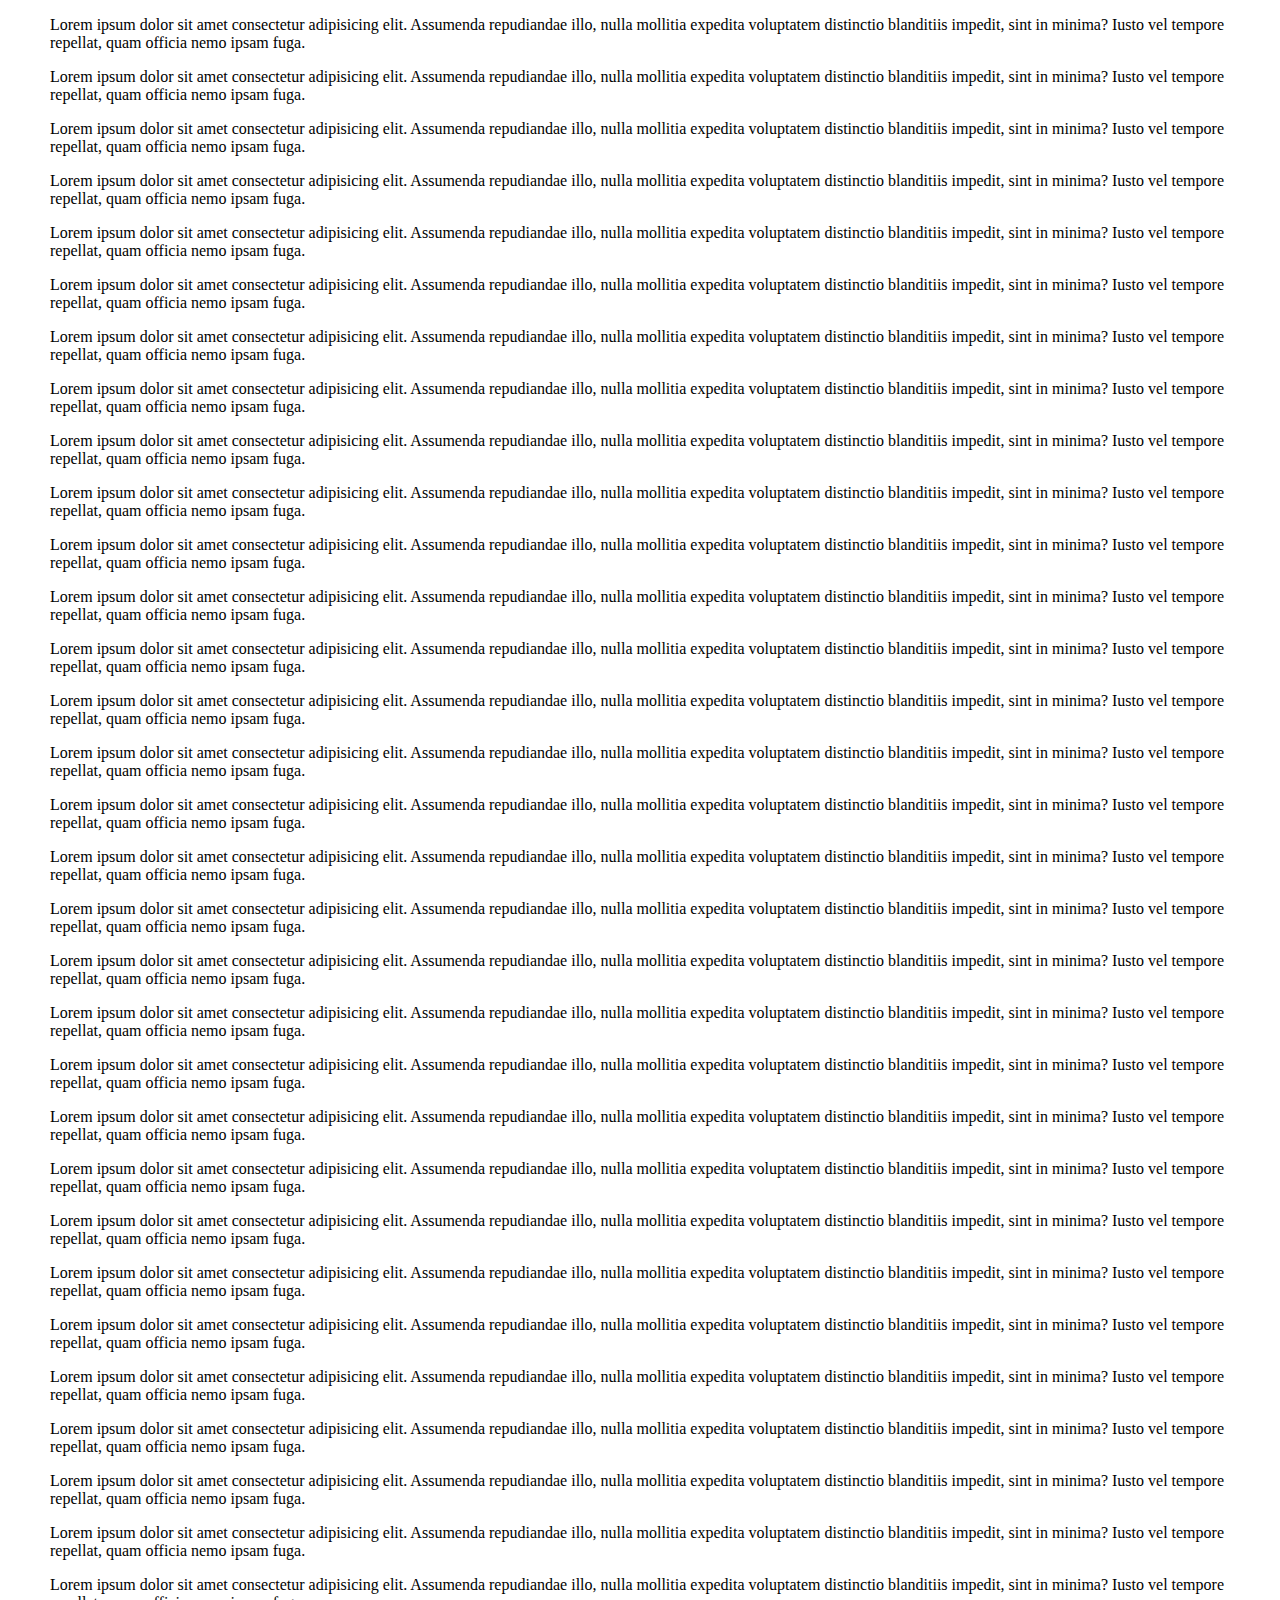
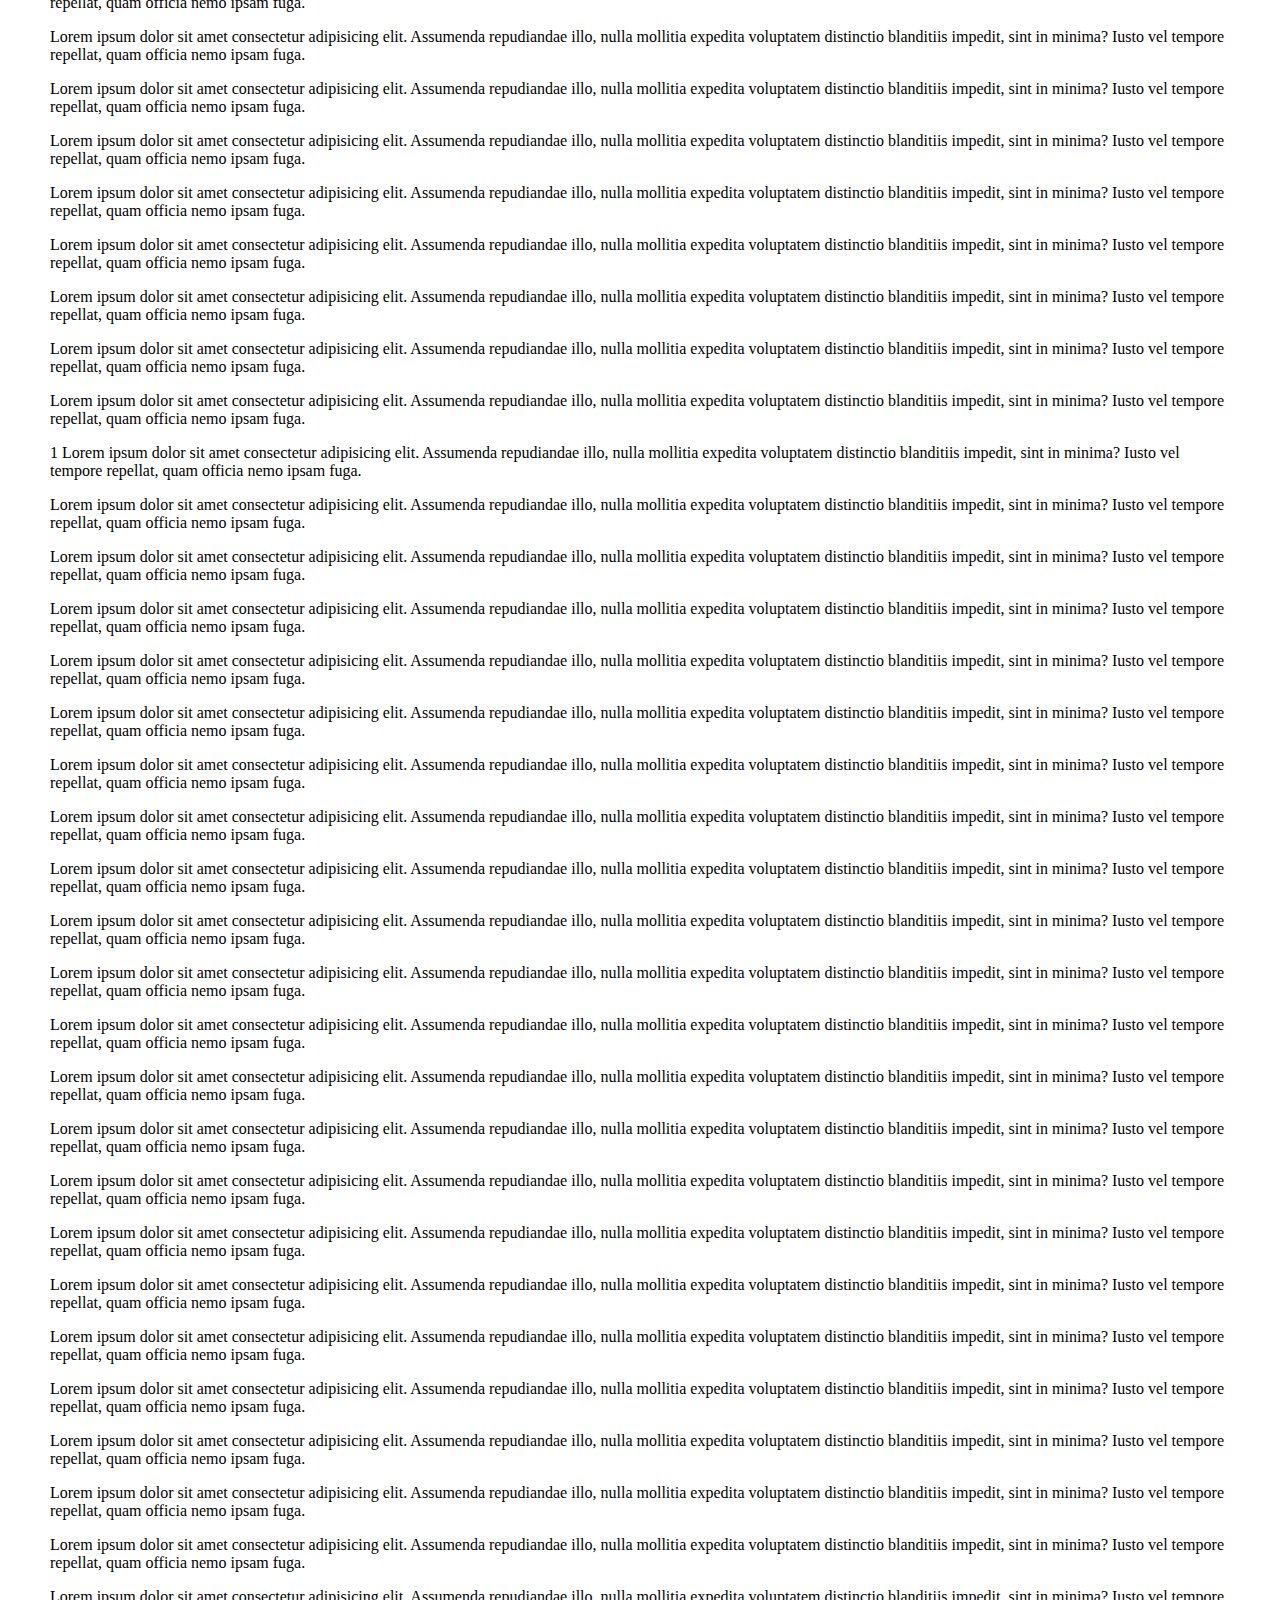
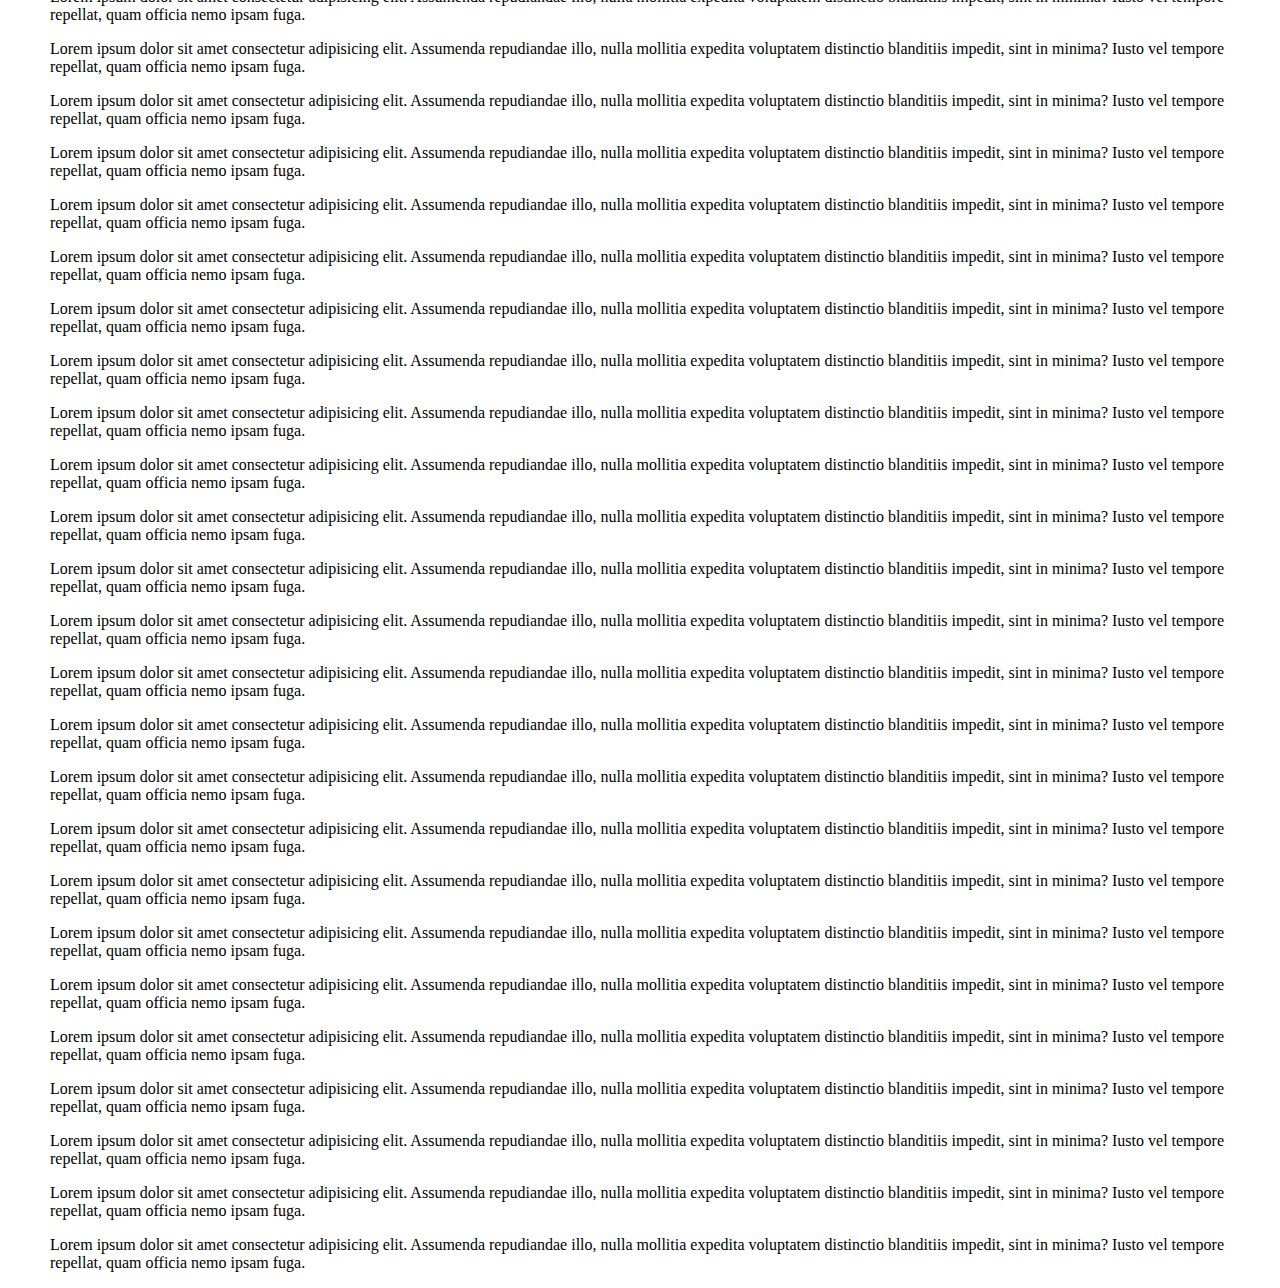
<file: sape/index.html>
<!DOCTYPE html>
<html lang="ru">

<head>
    <title>Test page for Sape dsp</title>
    <meta charset="utf-8">
    <meta http-equiv="X-UA-Compatible" content="IE=edge">
    <meta name="viewport" content="width=device-width, initial-scale=1.0">
</head>

<body style="margin: auto 50px;">
    <div>
        <p>
            Lorem ipsum dolor sit amet consectetur adipisicing elit. Assumenda repudiandae illo, nulla mollitia expedita
            voluptatem distinctio blanditiis impedit, sint in minima? Iusto vel tempore repellat, quam officia nemo
            ipsam fuga.
        </p>
    </div>
    <div>
        <p>
            Lorem ipsum dolor sit amet consectetur adipisicing elit. Assumenda repudiandae illo, nulla mollitia expedita
            voluptatem distinctio blanditiis impedit, sint in minima? Iusto vel tempore repellat, quam officia nemo
            ipsam fuga.
        </p>
    </div>
    <div>
        <p>
            Lorem ipsum dolor sit amet consectetur adipisicing elit. Assumenda repudiandae illo, nulla mollitia expedita
            voluptatem distinctio blanditiis impedit, sint in minima? Iusto vel tempore repellat, quam officia nemo
            ipsam fuga.
        </p>
    </div>
    <div>
        <p>
            Lorem ipsum dolor sit amet consectetur adipisicing elit. Assumenda repudiandae illo, nulla mollitia expedita
            voluptatem distinctio blanditiis impedit, sint in minima? Iusto vel tempore repellat, quam officia nemo
            ipsam fuga.
        </p>
        <p>
            Lorem ipsum dolor sit amet consectetur adipisicing elit. Assumenda repudiandae illo, nulla mollitia expedita
            voluptatem distinctio blanditiis impedit, sint in minima? Iusto vel tempore repellat, quam officia nemo
            ipsam fuga.
        </p>
        <p>
            Lorem ipsum dolor sit amet consectetur adipisicing elit. Assumenda repudiandae illo, nulla mollitia expedita
            voluptatem distinctio blanditiis impedit, sint in minima? Iusto vel tempore repellat, quam officia nemo
            ipsam fuga.
        </p>
        <p>
            Lorem ipsum dolor sit amet consectetur adipisicing elit. Assumenda repudiandae illo, nulla mollitia expedita
            voluptatem distinctio blanditiis impedit, sint in minima? Iusto vel tempore repellat, quam officia nemo
            ipsam fuga.
        </p>
    </div>
    <div>
        <p>
            Lorem ipsum dolor sit amet consectetur adipisicing elit. Assumenda repudiandae illo, nulla mollitia expedita
            voluptatem distinctio blanditiis impedit, sint in minima? Iusto vel tempore repellat, quam officia nemo
            ipsam fuga.
        </p>
        <p>
            Lorem ipsum dolor sit amet consectetur adipisicing elit. Assumenda repudiandae illo, nulla mollitia expedita
            voluptatem distinctio blanditiis impedit, sint in minima? Iusto vel tempore repellat, quam officia nemo
            ipsam fuga.
        </p>
        <p>
            Lorem ipsum dolor sit amet consectetur adipisicing elit. Assumenda repudiandae illo, nulla mollitia expedita
            voluptatem distinctio blanditiis impedit, sint in minima? Iusto vel tempore repellat, quam officia nemo
            ipsam fuga.
        </p>
        <p>
            Lorem ipsum dolor sit amet consectetur adipisicing elit. Assumenda repudiandae illo, nulla mollitia expedita
            voluptatem distinctio blanditiis impedit, sint in minima? Iusto vel tempore repellat, quam officia nemo
            ipsam fuga.
        </p>
    </div>
    <div>
        <p>
            Lorem ipsum dolor sit amet consectetur adipisicing elit. Assumenda repudiandae illo, nulla mollitia expedita
            voluptatem distinctio blanditiis impedit, sint in minima? Iusto vel tempore repellat, quam officia nemo
            ipsam fuga.
        </p>
        <p>
            Lorem ipsum dolor sit amet consectetur adipisicing elit. Assumenda repudiandae illo, nulla mollitia expedita
            voluptatem distinctio blanditiis impedit, sint in minima? Iusto vel tempore repellat, quam officia nemo
            ipsam fuga.
        </p>
        <p>
            Lorem ipsum dolor sit amet consectetur adipisicing elit. Assumenda repudiandae illo, nulla mollitia expedita
            voluptatem distinctio blanditiis impedit, sint in minima? Iusto vel tempore repellat, quam officia nemo
            ipsam fuga.
        </p>
        <p>
            Lorem ipsum dolor sit amet consectetur adipisicing elit. Assumenda repudiandae illo, nulla mollitia expedita
            voluptatem distinctio blanditiis impedit, sint in minima? Iusto vel tempore repellat, quam officia nemo
            ipsam fuga.
        </p>
    </div>
    <div>
        <p>
            Lorem ipsum dolor sit amet consectetur adipisicing elit. Assumenda repudiandae illo, nulla mollitia expedita
            voluptatem distinctio blanditiis impedit, sint in minima? Iusto vel tempore repellat, quam officia nemo
            ipsam fuga.
        </p>
        <p>
            Lorem ipsum dolor sit amet consectetur adipisicing elit. Assumenda repudiandae illo, nulla mollitia expedita
            voluptatem distinctio blanditiis impedit, sint in minima? Iusto vel tempore repellat, quam officia nemo
            ipsam fuga.
        </p>
        <p>
            Lorem ipsum dolor sit amet consectetur adipisicing elit. Assumenda repudiandae illo, nulla mollitia expedita
            voluptatem distinctio blanditiis impedit, sint in minima? Iusto vel tempore repellat, quam officia nemo
            ipsam fuga.
        </p>
        <p>
            Lorem ipsum dolor sit amet consectetur adipisicing elit. Assumenda repudiandae illo, nulla mollitia expedita
            voluptatem distinctio blanditiis impedit, sint in minima? Iusto vel tempore repellat, quam officia nemo
            ipsam fuga.
        </p>
    </div>
    <div>
        <p>
            Lorem ipsum dolor sit amet consectetur adipisicing elit. Assumenda repudiandae illo, nulla mollitia expedita
            voluptatem distinctio blanditiis impedit, sint in minima? Iusto vel tempore repellat, quam officia nemo
            ipsam fuga.
        </p>
        <p>
            Lorem ipsum dolor sit amet consectetur adipisicing elit. Assumenda repudiandae illo, nulla mollitia expedita
            voluptatem distinctio blanditiis impedit, sint in minima? Iusto vel tempore repellat, quam officia nemo
            ipsam fuga.
        </p>
        <p>
            Lorem ipsum dolor sit amet consectetur adipisicing elit. Assumenda repudiandae illo, nulla mollitia expedita
            voluptatem distinctio blanditiis impedit, sint in minima? Iusto vel tempore repellat, quam officia nemo
            ipsam fuga.
        </p>
        <p>
            Lorem ipsum dolor sit amet consectetur adipisicing elit. Assumenda repudiandae illo, nulla mollitia expedita
            voluptatem distinctio blanditiis impedit, sint in minima? Iusto vel tempore repellat, quam officia nemo
            ipsam fuga.
        </p>
    </div>
    <div>
        <p>
            Lorem ipsum dolor sit amet consectetur adipisicing elit. Assumenda repudiandae illo, nulla mollitia expedita
            voluptatem distinctio blanditiis impedit, sint in minima? Iusto vel tempore repellat, quam officia nemo
            ipsam fuga.
        </p>
        <p>
            Lorem ipsum dolor sit amet consectetur adipisicing elit. Assumenda repudiandae illo, nulla mollitia expedita
            voluptatem distinctio blanditiis impedit, sint in minima? Iusto vel tempore repellat, quam officia nemo
            ipsam fuga.
        </p>
        <p>
            Lorem ipsum dolor sit amet consectetur adipisicing elit. Assumenda repudiandae illo, nulla mollitia expedita
            voluptatem distinctio blanditiis impedit, sint in minima? Iusto vel tempore repellat, quam officia nemo
            ipsam fuga.
        </p>
        <p>
            Lorem ipsum dolor sit amet consectetur adipisicing elit. Assumenda repudiandae illo, nulla mollitia expedita
            voluptatem distinctio blanditiis impedit, sint in minima? Iusto vel tempore repellat, quam officia nemo
            ipsam fuga.
        </p>
    </div>
    <div>
        <p>
            Lorem ipsum dolor sit amet consectetur adipisicing elit. Assumenda repudiandae illo, nulla mollitia expedita
            voluptatem distinctio blanditiis impedit, sint in minima? Iusto vel tempore repellat, quam officia nemo
            ipsam fuga.
        </p>
        <p>
            Lorem ipsum dolor sit amet consectetur adipisicing elit. Assumenda repudiandae illo, nulla mollitia expedita
            voluptatem distinctio blanditiis impedit, sint in minima? Iusto vel tempore repellat, quam officia nemo
            ipsam fuga.
        </p>
        <p>
            Lorem ipsum dolor sit amet consectetur adipisicing elit. Assumenda repudiandae illo, nulla mollitia expedita
            voluptatem distinctio blanditiis impedit, sint in minima? Iusto vel tempore repellat, quam officia nemo
            ipsam fuga.
        </p>
        <p>
            Lorem ipsum dolor sit amet consectetur adipisicing elit. Assumenda repudiandae illo, nulla mollitia expedita
            voluptatem distinctio blanditiis impedit, sint in minima? Iusto vel tempore repellat, quam officia nemo
            ipsam fuga.
        </p>
    </div>
    <div>
        <p>
            Lorem ipsum dolor sit amet consectetur adipisicing elit. Assumenda repudiandae illo, nulla mollitia expedita
            voluptatem distinctio blanditiis impedit, sint in minima? Iusto vel tempore repellat, quam officia nemo
            ipsam fuga.
        </p>
        <p>
            Lorem ipsum dolor sit amet consectetur adipisicing elit. Assumenda repudiandae illo, nulla mollitia expedita
            voluptatem distinctio blanditiis impedit, sint in minima? Iusto vel tempore repellat, quam officia nemo
            ipsam fuga.
        </p>
        <p>
            Lorem ipsum dolor sit amet consectetur adipisicing elit. Assumenda repudiandae illo, nulla mollitia expedita
            voluptatem distinctio blanditiis impedit, sint in minima? Iusto vel tempore repellat, quam officia nemo
            ipsam fuga.
        </p>
        <p>
            Lorem ipsum dolor sit amet consectetur adipisicing elit. Assumenda repudiandae illo, nulla mollitia expedita
            voluptatem distinctio blanditiis impedit, sint in minima? Iusto vel tempore repellat, quam officia nemo
            ipsam fuga.
        </p>
    </div>
    <div>
        <p>
            Lorem ipsum dolor sit amet consectetur adipisicing elit. Assumenda repudiandae illo, nulla mollitia expedita
            voluptatem distinctio blanditiis impedit, sint in minima? Iusto vel tempore repellat, quam officia nemo
            ipsam fuga.
        </p>
        <p>
            Lorem ipsum dolor sit amet consectetur adipisicing elit. Assumenda repudiandae illo, nulla mollitia expedita
            voluptatem distinctio blanditiis impedit, sint in minima? Iusto vel tempore repellat, quam officia nemo
            ipsam fuga.
        </p>
        <p>
            Lorem ipsum dolor sit amet consectetur adipisicing elit. Assumenda repudiandae illo, nulla mollitia expedita
            voluptatem distinctio blanditiis impedit, sint in minima? Iusto vel tempore repellat, quam officia nemo
            ipsam fuga.
        </p>
        <p>
            Lorem ipsum dolor sit amet consectetur adipisicing elit. Assumenda repudiandae illo, nulla mollitia expedita
            voluptatem distinctio blanditiis impedit, sint in minima? Iusto vel tempore repellat, quam officia nemo
            ipsam fuga.
        </p>
    </div>
    <div>
        <p>1
            Lorem ipsum dolor sit amet consectetur adipisicing elit. Assumenda repudiandae illo, nulla mollitia expedita
            voluptatem distinctio blanditiis impedit, sint in minima? Iusto vel tempore repellat, quam officia nemo
            ipsam fuga.
        </p>
    </div>
    <div>
        <p>
            Lorem ipsum dolor sit amet consectetur adipisicing elit. Assumenda repudiandae illo, nulla mollitia expedita
            voluptatem distinctio blanditiis impedit, sint in minima? Iusto vel tempore repellat, quam officia nemo
            ipsam fuga.
        </p>
    </div>
    <div>
        <p>
            Lorem ipsum dolor sit amet consectetur adipisicing elit. Assumenda repudiandae illo, nulla mollitia expedita
            voluptatem distinctio blanditiis impedit, sint in minima? Iusto vel tempore repellat, quam officia nemo
            ipsam fuga.
        </p>
    </div>
    <div>
        <p>
            Lorem ipsum dolor sit amet consectetur adipisicing elit. Assumenda repudiandae illo, nulla mollitia expedita
            voluptatem distinctio blanditiis impedit, sint in minima? Iusto vel tempore repellat, quam officia nemo
            ipsam fuga.
        </p>
        <p>
            Lorem ipsum dolor sit amet consectetur adipisicing elit. Assumenda repudiandae illo, nulla mollitia expedita
            voluptatem distinctio blanditiis impedit, sint in minima? Iusto vel tempore repellat, quam officia nemo
            ipsam fuga.
        </p>
        <p>
            Lorem ipsum dolor sit amet consectetur adipisicing elit. Assumenda repudiandae illo, nulla mollitia expedita
            voluptatem distinctio blanditiis impedit, sint in minima? Iusto vel tempore repellat, quam officia nemo
            ipsam fuga.
        </p>
        <p>
            Lorem ipsum dolor sit amet consectetur adipisicing elit. Assumenda repudiandae illo, nulla mollitia expedita
            voluptatem distinctio blanditiis impedit, sint in minima? Iusto vel tempore repellat, quam officia nemo
            ipsam fuga.
        </p>
    </div>
    <div>
        <p>
            Lorem ipsum dolor sit amet consectetur adipisicing elit. Assumenda repudiandae illo, nulla mollitia expedita
            voluptatem distinctio blanditiis impedit, sint in minima? Iusto vel tempore repellat, quam officia nemo
            ipsam fuga.
        </p>
        <p>
            Lorem ipsum dolor sit amet consectetur adipisicing elit. Assumenda repudiandae illo, nulla mollitia expedita
            voluptatem distinctio blanditiis impedit, sint in minima? Iusto vel tempore repellat, quam officia nemo
            ipsam fuga.
        </p>
        <p>
            Lorem ipsum dolor sit amet consectetur adipisicing elit. Assumenda repudiandae illo, nulla mollitia expedita
            voluptatem distinctio blanditiis impedit, sint in minima? Iusto vel tempore repellat, quam officia nemo
            ipsam fuga.
        </p>
        <p>
            Lorem ipsum dolor sit amet consectetur adipisicing elit. Assumenda repudiandae illo, nulla mollitia expedita
            voluptatem distinctio blanditiis impedit, sint in minima? Iusto vel tempore repellat, quam officia nemo
            ipsam fuga.
        </p>
    </div>
    <div>
        <p>
            Lorem ipsum dolor sit amet consectetur adipisicing elit. Assumenda repudiandae illo, nulla mollitia expedita
            voluptatem distinctio blanditiis impedit, sint in minima? Iusto vel tempore repellat, quam officia nemo
            ipsam fuga.
        </p>
        <p>
            Lorem ipsum dolor sit amet consectetur adipisicing elit. Assumenda repudiandae illo, nulla mollitia expedita
            voluptatem distinctio blanditiis impedit, sint in minima? Iusto vel tempore repellat, quam officia nemo
            ipsam fuga.
        </p>
        <p>
            Lorem ipsum dolor sit amet consectetur adipisicing elit. Assumenda repudiandae illo, nulla mollitia expedita
            voluptatem distinctio blanditiis impedit, sint in minima? Iusto vel tempore repellat, quam officia nemo
            ipsam fuga.
        </p>
        <p>
            Lorem ipsum dolor sit amet consectetur adipisicing elit. Assumenda repudiandae illo, nulla mollitia expedita
            voluptatem distinctio blanditiis impedit, sint in minima? Iusto vel tempore repellat, quam officia nemo
            ipsam fuga.
        </p>
    </div>
    <div>
        <p>
            Lorem ipsum dolor sit amet consectetur adipisicing elit. Assumenda repudiandae illo, nulla mollitia expedita
            voluptatem distinctio blanditiis impedit, sint in minima? Iusto vel tempore repellat, quam officia nemo
            ipsam fuga.
        </p>
        <p>
            Lorem ipsum dolor sit amet consectetur adipisicing elit. Assumenda repudiandae illo, nulla mollitia expedita
            voluptatem distinctio blanditiis impedit, sint in minima? Iusto vel tempore repellat, quam officia nemo
            ipsam fuga.
        </p>
        <p>
            Lorem ipsum dolor sit amet consectetur adipisicing elit. Assumenda repudiandae illo, nulla mollitia expedita
            voluptatem distinctio blanditiis impedit, sint in minima? Iusto vel tempore repellat, quam officia nemo
            ipsam fuga.
        </p>
        <p>
            Lorem ipsum dolor sit amet consectetur adipisicing elit. Assumenda repudiandae illo, nulla mollitia expedita
            voluptatem distinctio blanditiis impedit, sint in minima? Iusto vel tempore repellat, quam officia nemo
            ipsam fuga.
        </p>
    </div>
    <div>
        <p>
            Lorem ipsum dolor sit amet consectetur adipisicing elit. Assumenda repudiandae illo, nulla mollitia expedita
            voluptatem distinctio blanditiis impedit, sint in minima? Iusto vel tempore repellat, quam officia nemo
            ipsam fuga.
        </p>
        <p>
            Lorem ipsum dolor sit amet consectetur adipisicing elit. Assumenda repudiandae illo, nulla mollitia expedita
            voluptatem distinctio blanditiis impedit, sint in minima? Iusto vel tempore repellat, quam officia nemo
            ipsam fuga.
        </p>
        <p>
            Lorem ipsum dolor sit amet consectetur adipisicing elit. Assumenda repudiandae illo, nulla mollitia expedita
            voluptatem distinctio blanditiis impedit, sint in minima? Iusto vel tempore repellat, quam officia nemo
            ipsam fuga.
        </p>
        <p>
            Lorem ipsum dolor sit amet consectetur adipisicing elit. Assumenda repudiandae illo, nulla mollitia expedita
            voluptatem distinctio blanditiis impedit, sint in minima? Iusto vel tempore repellat, quam officia nemo
            ipsam fuga.
        </p>
    </div>
    <div>
        <p>
            Lorem ipsum dolor sit amet consectetur adipisicing elit. Assumenda repudiandae illo, nulla mollitia expedita
            voluptatem distinctio blanditiis impedit, sint in minima? Iusto vel tempore repellat, quam officia nemo
            ipsam fuga.
        </p>
        <p>
            Lorem ipsum dolor sit amet consectetur adipisicing elit. Assumenda repudiandae illo, nulla mollitia expedita
            voluptatem distinctio blanditiis impedit, sint in minima? Iusto vel tempore repellat, quam officia nemo
            ipsam fuga.
        </p>
        <p>
            Lorem ipsum dolor sit amet consectetur adipisicing elit. Assumenda repudiandae illo, nulla mollitia expedita
            voluptatem distinctio blanditiis impedit, sint in minima? Iusto vel tempore repellat, quam officia nemo
            ipsam fuga.
        </p>
        <p>
            Lorem ipsum dolor sit amet consectetur adipisicing elit. Assumenda repudiandae illo, nulla mollitia expedita
            voluptatem distinctio blanditiis impedit, sint in minima? Iusto vel tempore repellat, quam officia nemo
            ipsam fuga.
        </p>
    </div>
    <div>
        <p>
            Lorem ipsum dolor sit amet consectetur adipisicing elit. Assumenda repudiandae illo, nulla mollitia expedita
            voluptatem distinctio blanditiis impedit, sint in minima? Iusto vel tempore repellat, quam officia nemo
            ipsam fuga.
        </p>
        <p>
            Lorem ipsum dolor sit amet consectetur adipisicing elit. Assumenda repudiandae illo, nulla mollitia expedita
            voluptatem distinctio blanditiis impedit, sint in minima? Iusto vel tempore repellat, quam officia nemo
            ipsam fuga.
        </p>
        <p>
            Lorem ipsum dolor sit amet consectetur adipisicing elit. Assumenda repudiandae illo, nulla mollitia expedita
            voluptatem distinctio blanditiis impedit, sint in minima? Iusto vel tempore repellat, quam officia nemo
            ipsam fuga.
        </p>
        <p>
            Lorem ipsum dolor sit amet consectetur adipisicing elit. Assumenda repudiandae illo, nulla mollitia expedita
            voluptatem distinctio blanditiis impedit, sint in minima? Iusto vel tempore repellat, quam officia nemo
            ipsam fuga.
        </p>
    </div>
    <div>
        <p>
            Lorem ipsum dolor sit amet consectetur adipisicing elit. Assumenda repudiandae illo, nulla mollitia expedita
            voluptatem distinctio blanditiis impedit, sint in minima? Iusto vel tempore repellat, quam officia nemo
            ipsam fuga.
        </p>
        <p>
            Lorem ipsum dolor sit amet consectetur adipisicing elit. Assumenda repudiandae illo, nulla mollitia expedita
            voluptatem distinctio blanditiis impedit, sint in minima? Iusto vel tempore repellat, quam officia nemo
            ipsam fuga.
        </p>
        <p>
            Lorem ipsum dolor sit amet consectetur adipisicing elit. Assumenda repudiandae illo, nulla mollitia expedita
            voluptatem distinctio blanditiis impedit, sint in minima? Iusto vel tempore repellat, quam officia nemo
            ipsam fuga.
        </p>
        <p>
            Lorem ipsum dolor sit amet consectetur adipisicing elit. Assumenda repudiandae illo, nulla mollitia expedita
            voluptatem distinctio blanditiis impedit, sint in minima? Iusto vel tempore repellat, quam officia nemo
            ipsam fuga.
        </p>
    </div>
    <div>
        <p>
            Lorem ipsum dolor sit amet consectetur adipisicing elit. Assumenda repudiandae illo, nulla mollitia expedita
            voluptatem distinctio blanditiis impedit, sint in minima? Iusto vel tempore repellat, quam officia nemo
            ipsam fuga.
        </p>
        <p>
            Lorem ipsum dolor sit amet consectetur adipisicing elit. Assumenda repudiandae illo, nulla mollitia expedita
            voluptatem distinctio blanditiis impedit, sint in minima? Iusto vel tempore repellat, quam officia nemo
            ipsam fuga.
        </p>
        <p>
            Lorem ipsum dolor sit amet consectetur adipisicing elit. Assumenda repudiandae illo, nulla mollitia expedita
            voluptatem distinctio blanditiis impedit, sint in minima? Iusto vel tempore repellat, quam officia nemo
            ipsam fuga.
        </p>
        <p>
            Lorem ipsum dolor sit amet consectetur adipisicing elit. Assumenda repudiandae illo, nulla mollitia expedita
            voluptatem distinctio blanditiis impedit, sint in minima? Iusto vel tempore repellat, quam officia nemo
            ipsam fuga.
        </p>
    </div>
    <div>
        <p>
            Lorem ipsum dolor sit amet consectetur adipisicing elit. Assumenda repudiandae illo, nulla mollitia expedita
            voluptatem distinctio blanditiis impedit, sint in minima? Iusto vel tempore repellat, quam officia nemo
            ipsam fuga.
        </p>
        <p>
            Lorem ipsum dolor sit amet consectetur adipisicing elit. Assumenda repudiandae illo, nulla mollitia expedita
            voluptatem distinctio blanditiis impedit, sint in minima? Iusto vel tempore repellat, quam officia nemo
            ipsam fuga.
        </p>
        <p>
            Lorem ipsum dolor sit amet consectetur adipisicing elit. Assumenda repudiandae illo, nulla mollitia expedita
            voluptatem distinctio blanditiis impedit, sint in minima? Iusto vel tempore repellat, quam officia nemo
            ipsam fuga.
        </p>
        <p>
            Lorem ipsum dolor sit amet consectetur adipisicing elit. Assumenda repudiandae illo, nulla mollitia expedita
            voluptatem distinctio blanditiis impedit, sint in minima? Iusto vel tempore repellat, quam officia nemo
            ipsam fuga.
        </p>
    </div>
    <div>
        <p>
            Lorem ipsum dolor sit amet consectetur adipisicing elit. Assumenda repudiandae illo, nulla mollitia expedita
            voluptatem distinctio blanditiis impedit, sint in minima? Iusto vel tempore repellat, quam officia nemo
            ipsam fuga.
        </p>
        <p>
            Lorem ipsum dolor sit amet consectetur adipisicing elit. Assumenda repudiandae illo, nulla mollitia expedita
            voluptatem distinctio blanditiis impedit, sint in minima? Iusto vel tempore repellat, quam officia nemo
            ipsam fuga.
        </p>
        <p>
            Lorem ipsum dolor sit amet consectetur adipisicing elit. Assumenda repudiandae illo, nulla mollitia expedita
            voluptatem distinctio blanditiis impedit, sint in minima? Iusto vel tempore repellat, quam officia nemo
            ipsam fuga.
        </p>
        <p>
            Lorem ipsum dolor sit amet consectetur adipisicing elit. Assumenda repudiandae illo, nulla mollitia expedita
            voluptatem distinctio blanditiis impedit, sint in minima? Iusto vel tempore repellat, quam officia nemo
            ipsam fuga.
        </p>
    </div>



    <!-- fly -->
    <div id="container_a2_fly" data-plid="64" data-cont-width="550"></div>
    <script src="https://a-global.online/test/players/flyroll/flyroll.js" async="async"></script>
    <script type="text/javascript" async="async" src="https://cs.agency2.ru/pixeljs"></script>
</body>

</html>
</file>
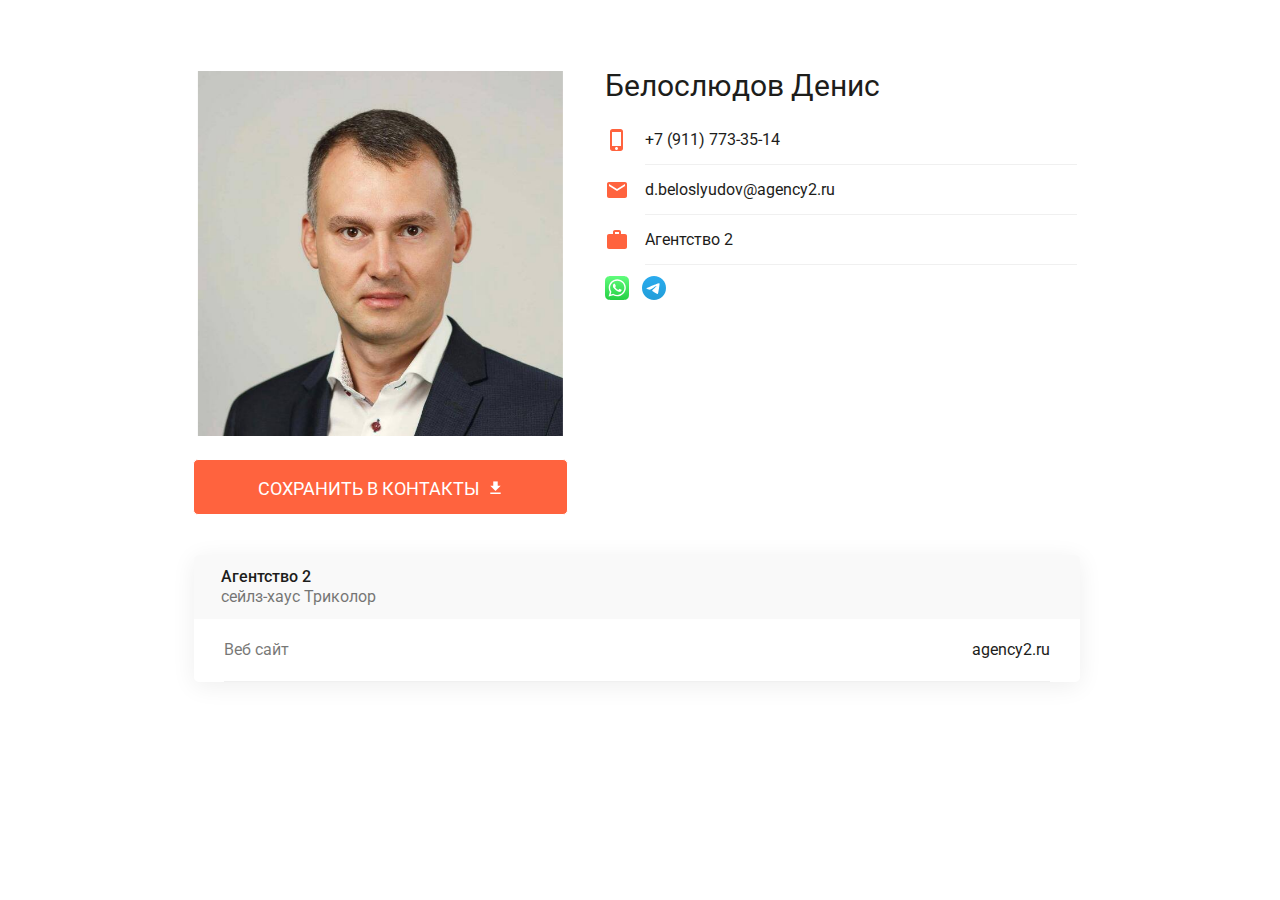
<file: card/denis.html>
<!DOCTYPE html>
<html lang="ru">

<head>
    <meta charset="UTF-8">
    <meta http-equiv="X-UA-Compatible" content="IE=edge">
    <meta name="viewport" content="width=device-width, initial-scale=1.0">
    <title>Белослюдов Денис</title>
    <meta name="description" content="Агентство 2">
    <meta property="og:title" content="Белослюдов Денис">
    <meta property="og:image" content="assets/denis.jpg">
    <meta property="og:description" content="Агентство 2">
    <meta charset="utf-8">
    <meta name="viewport" content="width=device-width,initial-scale=1,shrink-to-fit=no">
    <meta name="theme-color" content="#000000">
    <link href="https://fonts.googleapis.com/css?family=Roboto:400,500&amp;subset=cyrillic-ext" rel="stylesheet">
    <link rel="stylesheet" href="main.css">
    <link rel="stylesheet" href="card.css">
</head>

<body>
    <div class="css-4jgq9r">
        <div class="css-2d048v">
            <div class="css-12vs1c4">
                <div>
                    <div color="#FF633E" class="css-doavg9">
                        <div class="slick-slider PhotoSlider slick-initialized">
                            <div class="slick-list">
                                <div class="slick-track" style="width: 375px; opacity: 1;">
                                    <div data-index="0" class="slick-slide slick-active slick-current" tabindex="-1"
                                        aria-hidden="false" style="outline: none; width: 375px;">
                                        <div>
                                            <div class="PhotoSlider-Item" tabindex="-1"
                                                style="width: 100%; display: inline-block;"><img
                                                    src="assets/denis.jpg"
                                                    class="PhotoSlider-ItemPhoto">
                                            </div>
                                        </div>
                                    </div>
                                </div>
                            </div>
                        </div>
                    </div>
                    <a id="a_for_modal" style="text-decoration: none; cursor: pointer;" onclick="showModal()">
                        <div class="css-1pe14td">
                            <div class="css-1t4mbq9">Сохранить в контакты</div>
                            <div class="css-1yktkz5"><svg width="100%" height="100%" viewBox="0 0 14 14" fill="none"
                                    xmlns="http://www.w3.org/2000/svg">
                                    <g clip-path="url(#clip0_88:4815)">
                                        <path
                                            d="M12.3043 5.02182H9.17387V0.326172H4.47821V5.02182H1.34778L6.82604 10.5001L12.3043 5.02182ZM1.34778 12.0653V13.6305H12.3043V12.0653H1.34778Z"
                                            fill="white">
                                        </path>
                                    </g>
                                    <defs>
                                        <clipPath id="clip0_88:4815">
                                            <rect width="13.3043" height="13.3043" fill="white"
                                                transform="translate(0.173828 0.326172)"></rect>
                                        </clipPath>
                                    </defs>
                                </svg>
                            </div>
                        </div>
                    </a>
                    <div style="height: 0px; width: 0px;"><svg width="100%" height="100%" viewBox="0 0 36 36"
                            fill="none" xmlns="http://www.w3.org/2000/svg">
                            <path fill-rule="evenodd" clip-rule="evenodd"
                                d="M35 27.5501C35 31.6653 31.688 35 27.6022 35H8.39776C4.31203 35 1 31.6653 1 27.5501V8.44995C1 4.33469 4.31203 1 8.39776 1H27.6022C31.688 1 35 4.33469 35 8.44995V27.5501Z"
                                fill="url(#paint0_radial_2:2253)"></path>
                            <path fill-rule="evenodd" clip-rule="evenodd"
                                d="M23.1192 30.8051H12.7856C8.83239 30.8051 5.59455 27.5607 5.59455 23.5994V12.5599C5.58925 8.59866 8.82709 5.35425 12.7803 5.35425H23.1139C27.0671 5.35425 30.3049 8.59866 30.3049 12.5599V23.5941C30.3102 27.5607 27.0724 30.8051 23.1192 30.8051ZM23.1192 28.8988C24.5235 28.8988 25.8483 28.3466 26.8551 27.3377C27.8567 26.3341 28.4131 25.0013 28.4131 23.5941V12.5599C28.4131 11.1528 27.862 9.82528 26.8551 8.81637C25.8536 7.81278 24.5235 7.25523 23.1192 7.25523H12.7856C11.3813 7.25523 10.0565 7.80747 9.04966 8.81637C8.0481 9.81997 7.49168 11.1528 7.49168 12.5599V23.5941C7.49168 25.0013 8.0428 26.3288 9.04966 27.3377C10.0512 28.3413 11.3813 28.8988 12.7856 28.8988H23.1192Z"
                                fill="#FEFEFE"></path>
                            <path fill-rule="evenodd" clip-rule="evenodd"
                                d="M24.7933 17.9814C24.7933 21.7462 21.7463 24.7994 17.9891 24.7994C14.2319 24.7994 11.1849 21.7462 11.1849 17.9814C11.1849 14.2166 14.2319 11.1633 17.9891 11.1633C21.7463 11.1633 24.7933 14.2166 24.7933 17.9814ZM17.952 13.521C15.4932 13.521 13.4953 15.5229 13.4953 17.9867C13.4953 20.4505 15.4932 22.4524 17.952 22.4524C20.4109 22.4524 22.4087 20.4505 22.4087 17.9867C22.4087 15.5175 20.4162 13.521 17.952 13.521Z"
                                fill="#FEFEFE"></path>
                            <path
                                d="M26.4818 11.3789C26.6614 10.5057 26.1005 9.65203 25.2291 9.47212C24.3577 9.29221 23.5058 9.8542 23.3263 10.7274C23.1467 11.6005 23.7076 12.4542 24.5789 12.6341C25.4503 12.814 26.3023 12.252 26.4818 11.3789Z"
                                fill="#FEFEFE"></path>
                            <defs>
                                <radialGradient id="paint0_radial_2:2253" cx="0" cy="0" r="1"
                                    gradientUnits="userSpaceOnUse"
                                    gradientTransform="translate(10.8802 34.913) scale(34.3129 34.3826)">
                                    <stop stop-color="#FFDA72"></stop>
                                    <stop offset="0.25" stop-color="#F4A94C"></stop>
                                    <stop offset="0.38" stop-color="#EA5232"></stop>
                                    <stop offset="0.55" stop-color="#D73D61"></stop>
                                    <stop offset="0.7" stop-color="#C5247E"></stop>
                                    <stop offset="0.85" stop-color="#9B5096"></stop>
                                    <stop offset="0.99" stop-color="#6069AF"></stop>
                                    <stop offset="1" stop-color="#6069AF"></stop>
                                </radialGradient>
                            </defs>
                        </svg>
                        <svg width="100%" height="100%" viewBox="0 0 34 34" fill="#26A4E3"
                            xmlns="http://www.w3.org/2000/svg">
                            <path
                                d="M17 34C26.3888 34 34 26.3888 34 17C34 7.61116 26.3888 0 17 0C7.61116 0 0 7.61116 0 17C0 26.3888 7.61116 34 17 34Z"
                                fill="url(#paint0_linear_88:4864)"></path>
                            <path fill-rule="evenodd" clip-rule="evenodd"
                                d="M7.69507 16.8204C12.6509 14.6613 15.9556 13.2378 17.6091 12.55C22.3302 10.5864 23.3112 10.2453 23.9506 10.234C24.0912 10.2315 24.4056 10.2664 24.6093 10.4317C24.7813 10.5712 24.8286 10.7597 24.8513 10.892C24.8739 11.0243 24.9021 11.3258 24.8797 11.5613C24.6239 14.2494 23.5169 20.7727 22.9537 23.7834C22.7154 25.0574 22.2461 25.4845 21.7919 25.5263C20.8047 25.6171 20.055 24.8739 19.0988 24.2471C17.6026 23.2663 16.7573 22.6558 15.305 21.6987C13.6266 20.5926 14.7146 19.9847 15.6712 18.9912C15.9215 18.7312 20.2712 14.7748 20.3554 14.4159C20.3659 14.371 20.3757 14.2037 20.2763 14.1153C20.1769 14.027 20.0302 14.0572 19.9243 14.0812C19.7743 14.1153 17.384 15.6951 12.7536 18.8208C12.0752 19.2867 11.4606 19.5137 10.91 19.5018C10.3031 19.4887 9.13546 19.1586 8.26747 18.8764C7.20284 18.5304 6.3567 18.3474 6.43038 17.7597C6.46875 17.4535 6.89032 17.1405 7.69507 16.8204Z"
                                fill="white"></path>
                            <defs>
                                <linearGradient id="paint0_linear_88:4864" x1="17" y1="0" x2="17" y2="33.7478"
                                    gradientUnits="userSpaceOnUse">
                                    <stop stop-color="#2AABEE"></stop>
                                    <stop offset="1" stop-color="#229ED9"></stop>
                                </linearGradient>
                            </defs>
                        </svg>
                    </div>
                </div>
                <div class="css-1vy2lum">
                    <div class="css-qxdnr1">
                        <img src="assets/denis.jpg"
                            class="PhotoSlider-ItemPhoto">
                    </div>
                    <div style="margin-bottom: 27px;">
                        <div class="css-137dub2">Белослюдов Денис</div>
                    </div>
                    <div class="css-10zrrud">
                        <div class="css-rtg5i2">
                            <div class="css-1x8gzi1">
                                <svg width="24" height="24" viewBox="0 0 24 24" fill="none"
                                    xmlns="http://www.w3.org/2000/svg">
                                    <path
                                        d="M15.5 1H7.5C6.12 1 5 2.12 5 3.5V20.5C5 21.88 6.12 23 7.5 23H15.5C16.88 23 18 21.88 18 20.5V3.5C18 2.12 16.88 1 15.5 1ZM11.5 22C10.67 22 10 21.33 10 20.5C10 19.67 10.67 19 11.5 19C12.33 19 13 19.67 13 20.5C13 21.33 12.33 22 11.5 22ZM16 18H7V4H16V18Z"
                                        fill="#FF633E"></path>
                                </svg>
                            </div>
                            <a class="css-ugyz0o css-1sclvaz" href="tel:+79117733514">
                                +7 (911) 773-35-14
                            </a>
                        </div>
                        <div class="css-rtg5i2">
                            <div class="css-1x8gzi1"><svg width="24" height="24" viewBox="0 0 24 24" fill="none"
                                    xmlns="http://www.w3.org/2000/svg">
                                    <path
                                        d="M20 4H4C2.9 4 2.01 4.9 2.01 6L2 18C2 19.1 2.9 20 4 20H20C21.1 20 22 19.1 22 18V6C22 4.9 21.1 4 20 4ZM20 8L12 13L4 8V6L12 11L20 6V8Z"
                                        fill="#FF633E"></path>
                                </svg>
                            </div>
                            <a class="css-ugyz0o css-1sclvaz" href="mailto:d.beloslyudov@agency2.ru">
                                d.beloslyudov@agency2.ru
                            </a>
                        </div>
                        <div class="css-rtg5i2">
                            <div class="css-1x8gzi1"><svg width="24" height="24" viewBox="0 0 24 24" fill="none"
                                    xmlns="http://www.w3.org/2000/svg">
                                    <path
                                        d="M20 6H16V4C16 2.89 15.11 2 14 2H10C8.89 2 8 2.89 8 4V6H4C2.89 6 2.01 6.89 2.01 8L2 19C2 20.11 2.89 21 4 21H20C21.11 21 22 20.11 22 19V8C22 6.89 21.11 6 20 6ZM14 6H10V4H14V6Z"
                                        fill="#FF633E"></path>
                                </svg>
                            </div>
                            <a href="https://agency2.ru" class="css-ugyz0o">Агентство 2</a>
                        </div>
                        <div class="css-rtg5i2">
                            <div class="css-1x8gzi1" style="display: none;">
                                <svg width="100%" height="100%" viewBox="0 0 27 27" fill="none"
                                    xmlns="http://www.w3.org/2000/svg">
                                    <path
                                        d="M10.125 13.5C7.63875 13.5 5.625 11.4863 5.625 9C5.625 6.51375 7.63875 4.5 10.125 4.5C12.6113 4.5 14.625 6.51375 14.625 9C14.625 11.4863 12.6113 13.5 10.125 13.5ZM20.25 11.25V7.875H22.5V11.25H25.875V13.5H22.5V16.875H20.25V13.5H16.875V11.25H20.25ZM10.125 15.75C13.1288 15.75 19.125 17.2575 19.125 20.25V22.5H1.125V20.25C1.125 17.2575 7.12125 15.75 10.125 15.75Z"
                                        fill="#FF633E"></path>
                                </svg>
                            </div>
                            <div class="css-1gfmzo7">
                                <div style="width: 0px; height: 0px;"><svg width="100%" height="100%"
                                        viewBox="0 0 34 34" version="1.1" fill="#43E660"
                                        xmlns="http://www.w3.org/2000/svg">
                                        <path
                                            d="M34 25.3719C34 25.5582 33.9942 25.9599 33.9825 26.2743C33.9534 27.037 33.8952 28.0209 33.8021 28.4692C33.6623 29.1445 33.4586 29.7791 33.1849 30.3089C32.8647 30.9377 32.4572 31.4966 31.9681 31.9798C31.4849 32.463 30.926 32.8705 30.2973 33.1908C29.7675 33.4644 29.1271 33.6682 28.4459 33.8079C28.0034 33.8952 27.0253 33.9592 26.2685 33.9825C25.9541 33.9942 25.5524 34 25.3661 34H8.62226C8.43596 34 8.03425 33.9942 7.71986 33.9825C6.95719 33.9534 5.97329 33.8952 5.525 33.8021C4.84966 33.6623 4.21507 33.4586 3.68527 33.1849C3.05651 32.8647 2.4976 32.4572 2.01438 31.9681C1.53116 31.4849 1.12363 30.926 0.803425 30.2973C0.529795 29.7675 0.326027 29.1271 0.186301 28.4459C0.0989726 28.0034 0.0349315 27.0253 0.0116438 26.2685C0.00582192 25.9599 0 25.5582 0 25.3719V8.62808C0 8.44178 0.00582192 8.04007 0.0174658 7.72569C0.0465753 6.96301 0.104795 5.97911 0.197945 5.53082C0.337671 4.85548 0.541438 4.22089 0.815068 3.6911C1.13527 3.06233 1.54281 2.50342 2.02603 2.02021C2.50925 1.53699 3.06815 1.12945 3.69692 0.809247C4.22671 0.535616 4.86712 0.331849 5.54829 0.192123C5.99075 0.104795 6.96884 0.0407534 7.72569 0.0174658C8.04007 0.00582192 8.44178 0 8.62808 0H25.3719C25.5582 0 25.9599 0.00582192 26.2743 0.0174658C27.037 0.0465753 28.0209 0.104795 28.4692 0.197945C29.1445 0.337671 29.7791 0.541438 30.3089 0.815068C30.9377 1.13527 31.4966 1.54281 31.9798 2.03185C32.463 2.51507 32.8705 3.07397 33.1908 3.70274C33.4644 4.23253 33.6682 4.87295 33.8079 5.55411C33.8952 5.99658 33.9592 6.97466 33.9825 7.73151C33.9942 8.04589 34 8.4476 34 8.6339V25.3719Z"
                                            fill="url(#paint0_linear_2_87)"></path>
                                        <path fill-rule="evenodd" clip-rule="evenodd"
                                            d="M25.9424 8.13902C23.6544 5.851 20.6095 4.58765 17.3667 4.58765C10.6831 4.58765 5.25128 10.0253 5.24546 16.7031C5.24546 18.8397 5.80436 20.9239 6.86395 22.7579L5.14648 29.0397L11.5739 27.3572C13.3437 28.3236 15.3348 28.8301 17.3667 28.8301H17.3725C24.0503 28.8301 29.4879 23.3924 29.4937 16.7147C29.4937 13.4719 28.2304 10.427 25.9424 8.13902ZM17.3725 26.7808C15.5619 26.7808 13.7862 26.2918 12.2434 25.3777L11.8766 25.1623L8.06327 26.1637L9.0821 22.4493L8.8434 22.0709C7.83621 20.4698 7.30059 18.6126 7.30059 16.7089C7.30059 11.1548 11.8242 6.63696 17.3783 6.63696C20.0681 6.63696 22.6006 7.68491 24.4985 9.58867C26.4023 11.4924 27.4503 14.025 27.4444 16.7147C27.4386 22.263 22.9208 26.7808 17.3725 26.7808ZM22.8975 19.2414C22.5948 19.09 21.1044 18.3565 20.8307 18.2575C20.5513 18.1585 20.3533 18.1061 20.1496 18.4089C19.9458 18.7116 19.3694 19.3928 19.189 19.5965C19.0143 19.8003 18.8338 19.8236 18.5311 19.6722C18.2283 19.5209 17.2503 19.2007 16.0975 18.1702C15.1951 17.3668 14.5896 16.377 14.415 16.0743C14.2403 15.7716 14.3975 15.6085 14.5489 15.4572C14.6828 15.3233 14.8516 15.102 15.003 14.9274C15.1544 14.7527 15.2068 14.6246 15.3057 14.4209C15.4047 14.2171 15.3581 14.0424 15.2824 13.8911C15.2068 13.7397 14.6013 12.2493 14.3509 11.6438C14.1064 11.0558 13.8561 11.1315 13.6698 11.1257C13.4951 11.114 13.2913 11.114 13.0876 11.114C12.8838 11.114 12.5578 11.1897 12.2783 11.4924C11.9989 11.7952 11.2187 12.5287 11.2187 14.0192C11.2187 15.5096 12.3016 16.9476 12.453 17.1513C12.6044 17.3551 14.5896 20.4116 17.6287 21.7215C18.3506 22.0359 18.9153 22.2222 19.3578 22.362C20.0855 22.5948 20.7434 22.5599 21.2674 22.4842C21.8496 22.3969 23.0605 21.7507 23.3109 21.0462C23.5612 20.3418 23.5612 19.7305 23.4855 19.6082C23.3982 19.4685 23.2003 19.3928 22.8975 19.2414Z"
                                            fill="white"></path>
                                        <defs>
                                            <linearGradient id="paint0_linear_2_87" x1="17.0013" y1="34.0026"
                                                x2="17.0013" y2="0" gradientUnits="userSpaceOnUse">
                                                <stop stop-color="#25CF43"></stop>
                                                <stop offset="1" stop-color="#61FD7D"></stop>
                                            </linearGradient>
                                        </defs>
                                    </svg>
                                </div>
                                <div class="css-1bru9qi">Соцсети</div>
                                <div class="css-1u4bpc8">
                                    <div class="css-1zb5jj">
                                        <div class="css-trfyjt">
                                            <div class="css-3cwcrn"><a target="_blank"
                                                    href="https://wa.me/79117733514"><svg width="100%" height="100%"
                                                        viewBox="0 0 34 34" version="1.1" fill="#43E660"
                                                        xmlns="http://www.w3.org/2000/svg">
                                                        <path
                                                            d="M34 25.3719C34 25.5582 33.9942 25.9599 33.9825 26.2743C33.9534 27.037 33.8952 28.0209 33.8021 28.4692C33.6623 29.1445 33.4586 29.7791 33.1849 30.3089C32.8647 30.9377 32.4572 31.4966 31.9681 31.9798C31.4849 32.463 30.926 32.8705 30.2973 33.1908C29.7675 33.4644 29.1271 33.6682 28.4459 33.8079C28.0034 33.8952 27.0253 33.9592 26.2685 33.9825C25.9541 33.9942 25.5524 34 25.3661 34H8.62226C8.43596 34 8.03425 33.9942 7.71986 33.9825C6.95719 33.9534 5.97329 33.8952 5.525 33.8021C4.84966 33.6623 4.21507 33.4586 3.68527 33.1849C3.05651 32.8647 2.4976 32.4572 2.01438 31.9681C1.53116 31.4849 1.12363 30.926 0.803425 30.2973C0.529795 29.7675 0.326027 29.1271 0.186301 28.4459C0.0989726 28.0034 0.0349315 27.0253 0.0116438 26.2685C0.00582192 25.9599 0 25.5582 0 25.3719V8.62808C0 8.44178 0.00582192 8.04007 0.0174658 7.72569C0.0465753 6.96301 0.104795 5.97911 0.197945 5.53082C0.337671 4.85548 0.541438 4.22089 0.815068 3.6911C1.13527 3.06233 1.54281 2.50342 2.02603 2.02021C2.50925 1.53699 3.06815 1.12945 3.69692 0.809247C4.22671 0.535616 4.86712 0.331849 5.54829 0.192123C5.99075 0.104795 6.96884 0.0407534 7.72569 0.0174658C8.04007 0.00582192 8.44178 0 8.62808 0H25.3719C25.5582 0 25.9599 0.00582192 26.2743 0.0174658C27.037 0.0465753 28.0209 0.104795 28.4692 0.197945C29.1445 0.337671 29.7791 0.541438 30.3089 0.815068C30.9377 1.13527 31.4966 1.54281 31.9798 2.03185C32.463 2.51507 32.8705 3.07397 33.1908 3.70274C33.4644 4.23253 33.6682 4.87295 33.8079 5.55411C33.8952 5.99658 33.9592 6.97466 33.9825 7.73151C33.9942 8.04589 34 8.4476 34 8.6339V25.3719Z"
                                                            fill="url(#paint0_linear_2_87)"></path>
                                                        <path fill-rule="evenodd" clip-rule="evenodd"
                                                            d="M25.9424 8.13902C23.6544 5.851 20.6095 4.58765 17.3667 4.58765C10.6831 4.58765 5.25128 10.0253 5.24546 16.7031C5.24546 18.8397 5.80436 20.9239 6.86395 22.7579L5.14648 29.0397L11.5739 27.3572C13.3437 28.3236 15.3348 28.8301 17.3667 28.8301H17.3725C24.0503 28.8301 29.4879 23.3924 29.4937 16.7147C29.4937 13.4719 28.2304 10.427 25.9424 8.13902ZM17.3725 26.7808C15.5619 26.7808 13.7862 26.2918 12.2434 25.3777L11.8766 25.1623L8.06327 26.1637L9.0821 22.4493L8.8434 22.0709C7.83621 20.4698 7.30059 18.6126 7.30059 16.7089C7.30059 11.1548 11.8242 6.63696 17.3783 6.63696C20.0681 6.63696 22.6006 7.68491 24.4985 9.58867C26.4023 11.4924 27.4503 14.025 27.4444 16.7147C27.4386 22.263 22.9208 26.7808 17.3725 26.7808ZM22.8975 19.2414C22.5948 19.09 21.1044 18.3565 20.8307 18.2575C20.5513 18.1585 20.3533 18.1061 20.1496 18.4089C19.9458 18.7116 19.3694 19.3928 19.189 19.5965C19.0143 19.8003 18.8338 19.8236 18.5311 19.6722C18.2283 19.5209 17.2503 19.2007 16.0975 18.1702C15.1951 17.3668 14.5896 16.377 14.415 16.0743C14.2403 15.7716 14.3975 15.6085 14.5489 15.4572C14.6828 15.3233 14.8516 15.102 15.003 14.9274C15.1544 14.7527 15.2068 14.6246 15.3057 14.4209C15.4047 14.2171 15.3581 14.0424 15.2824 13.8911C15.2068 13.7397 14.6013 12.2493 14.3509 11.6438C14.1064 11.0558 13.8561 11.1315 13.6698 11.1257C13.4951 11.114 13.2913 11.114 13.0876 11.114C12.8838 11.114 12.5578 11.1897 12.2783 11.4924C11.9989 11.7952 11.2187 12.5287 11.2187 14.0192C11.2187 15.5096 12.3016 16.9476 12.453 17.1513C12.6044 17.3551 14.5896 20.4116 17.6287 21.7215C18.3506 22.0359 18.9153 22.2222 19.3578 22.362C20.0855 22.5948 20.7434 22.5599 21.2674 22.4842C21.8496 22.3969 23.0605 21.7507 23.3109 21.0462C23.5612 20.3418 23.5612 19.7305 23.4855 19.6082C23.3982 19.4685 23.2003 19.3928 22.8975 19.2414Z"
                                                            fill="white"></path>
                                                        <defs>
                                                            <linearGradient id="paint0_linear_2_87" x1="17.0013"
                                                                y1="34.0026" x2="17.0013" y2="0"
                                                                gradientUnits="userSpaceOnUse">
                                                                <stop stop-color="#25CF43"></stop>
                                                                <stop offset="1" stop-color="#61FD7D"></stop>
                                                            </linearGradient>
                                                        </defs>
                                                    </svg></a></div>
                                            <div class="css-3cwcrn">
                                                <a target="_blank" href="tg://resolve?domain=Beloslyudov"><svg
                                                        width="100%" height="100%" viewBox="0 0 34 34" fill="#26A4E3"
                                                        xmlns="http://www.w3.org/2000/svg">
                                                        <path
                                                            d="M17 34C26.3888 34 34 26.3888 34 17C34 7.61116 26.3888 0 17 0C7.61116 0 0 7.61116 0 17C0 26.3888 7.61116 34 17 34Z"
                                                            fill="url(#paint0_linear_88:4864)"></path>
                                                        <path fill-rule="evenodd" clip-rule="evenodd"
                                                            d="M7.69507 16.8204C12.6509 14.6613 15.9556 13.2378 17.6091 12.55C22.3302 10.5864 23.3112 10.2453 23.9506 10.234C24.0912 10.2315 24.4056 10.2664 24.6093 10.4317C24.7813 10.5712 24.8286 10.7597 24.8513 10.892C24.8739 11.0243 24.9021 11.3258 24.8797 11.5613C24.6239 14.2494 23.5169 20.7727 22.9537 23.7834C22.7154 25.0574 22.2461 25.4845 21.7919 25.5263C20.8047 25.6171 20.055 24.8739 19.0988 24.2471C17.6026 23.2663 16.7573 22.6558 15.305 21.6987C13.6266 20.5926 14.7146 19.9847 15.6712 18.9912C15.9215 18.7312 20.2712 14.7748 20.3554 14.4159C20.3659 14.371 20.3757 14.2037 20.2763 14.1153C20.1769 14.027 20.0302 14.0572 19.9243 14.0812C19.7743 14.1153 17.384 15.6951 12.7536 18.8208C12.0752 19.2867 11.4606 19.5137 10.91 19.5018C10.3031 19.4887 9.13546 19.1586 8.26747 18.8764C7.20284 18.5304 6.3567 18.3474 6.43038 17.7597C6.46875 17.4535 6.89032 17.1405 7.69507 16.8204Z"
                                                            fill="white"></path>
                                                        <defs>
                                                            <linearGradient id="paint0_linear_88:4864" x1="17" y1="0"
                                                                x2="17" y2="33.7478" gradientUnits="userSpaceOnUse">
                                                                <stop stop-color="#2AABEE"></stop>
                                                                <stop offset="1" stop-color="#229ED9"></stop>
                                                            </linearGradient>
                                                        </defs>
                                                    </svg>
                                                </a>
                                            </div>
                                        </div>
                                        <div class="css-c2o7ut">
                                            <div class="css-3cwcrn"><a target="_blank"
                                                    href="https://wa.me/79117733514"><svg width="100%" height="100%"
                                                        viewBox="0 0 34 34" version="1.1" fill="#43E660"
                                                        xmlns="http://www.w3.org/2000/svg">
                                                        <path
                                                            d="M34 25.3719C34 25.5582 33.9942 25.9599 33.9825 26.2743C33.9534 27.037 33.8952 28.0209 33.8021 28.4692C33.6623 29.1445 33.4586 29.7791 33.1849 30.3089C32.8647 30.9377 32.4572 31.4966 31.9681 31.9798C31.4849 32.463 30.926 32.8705 30.2973 33.1908C29.7675 33.4644 29.1271 33.6682 28.4459 33.8079C28.0034 33.8952 27.0253 33.9592 26.2685 33.9825C25.9541 33.9942 25.5524 34 25.3661 34H8.62226C8.43596 34 8.03425 33.9942 7.71986 33.9825C6.95719 33.9534 5.97329 33.8952 5.525 33.8021C4.84966 33.6623 4.21507 33.4586 3.68527 33.1849C3.05651 32.8647 2.4976 32.4572 2.01438 31.9681C1.53116 31.4849 1.12363 30.926 0.803425 30.2973C0.529795 29.7675 0.326027 29.1271 0.186301 28.4459C0.0989726 28.0034 0.0349315 27.0253 0.0116438 26.2685C0.00582192 25.9599 0 25.5582 0 25.3719V8.62808C0 8.44178 0.00582192 8.04007 0.0174658 7.72569C0.0465753 6.96301 0.104795 5.97911 0.197945 5.53082C0.337671 4.85548 0.541438 4.22089 0.815068 3.6911C1.13527 3.06233 1.54281 2.50342 2.02603 2.02021C2.50925 1.53699 3.06815 1.12945 3.69692 0.809247C4.22671 0.535616 4.86712 0.331849 5.54829 0.192123C5.99075 0.104795 6.96884 0.0407534 7.72569 0.0174658C8.04007 0.00582192 8.44178 0 8.62808 0H25.3719C25.5582 0 25.9599 0.00582192 26.2743 0.0174658C27.037 0.0465753 28.0209 0.104795 28.4692 0.197945C29.1445 0.337671 29.7791 0.541438 30.3089 0.815068C30.9377 1.13527 31.4966 1.54281 31.9798 2.03185C32.463 2.51507 32.8705 3.07397 33.1908 3.70274C33.4644 4.23253 33.6682 4.87295 33.8079 5.55411C33.8952 5.99658 33.9592 6.97466 33.9825 7.73151C33.9942 8.04589 34 8.4476 34 8.6339V25.3719Z"
                                                            fill="url(#paint0_linear_2_87)"></path>
                                                        <path fill-rule="evenodd" clip-rule="evenodd"
                                                            d="M25.9424 8.13902C23.6544 5.851 20.6095 4.58765 17.3667 4.58765C10.6831 4.58765 5.25128 10.0253 5.24546 16.7031C5.24546 18.8397 5.80436 20.9239 6.86395 22.7579L5.14648 29.0397L11.5739 27.3572C13.3437 28.3236 15.3348 28.8301 17.3667 28.8301H17.3725C24.0503 28.8301 29.4879 23.3924 29.4937 16.7147C29.4937 13.4719 28.2304 10.427 25.9424 8.13902ZM17.3725 26.7808C15.5619 26.7808 13.7862 26.2918 12.2434 25.3777L11.8766 25.1623L8.06327 26.1637L9.0821 22.4493L8.8434 22.0709C7.83621 20.4698 7.30059 18.6126 7.30059 16.7089C7.30059 11.1548 11.8242 6.63696 17.3783 6.63696C20.0681 6.63696 22.6006 7.68491 24.4985 9.58867C26.4023 11.4924 27.4503 14.025 27.4444 16.7147C27.4386 22.263 22.9208 26.7808 17.3725 26.7808ZM22.8975 19.2414C22.5948 19.09 21.1044 18.3565 20.8307 18.2575C20.5513 18.1585 20.3533 18.1061 20.1496 18.4089C19.9458 18.7116 19.3694 19.3928 19.189 19.5965C19.0143 19.8003 18.8338 19.8236 18.5311 19.6722C18.2283 19.5209 17.2503 19.2007 16.0975 18.1702C15.1951 17.3668 14.5896 16.377 14.415 16.0743C14.2403 15.7716 14.3975 15.6085 14.5489 15.4572C14.6828 15.3233 14.8516 15.102 15.003 14.9274C15.1544 14.7527 15.2068 14.6246 15.3057 14.4209C15.4047 14.2171 15.3581 14.0424 15.2824 13.8911C15.2068 13.7397 14.6013 12.2493 14.3509 11.6438C14.1064 11.0558 13.8561 11.1315 13.6698 11.1257C13.4951 11.114 13.2913 11.114 13.0876 11.114C12.8838 11.114 12.5578 11.1897 12.2783 11.4924C11.9989 11.7952 11.2187 12.5287 11.2187 14.0192C11.2187 15.5096 12.3016 16.9476 12.453 17.1513C12.6044 17.3551 14.5896 20.4116 17.6287 21.7215C18.3506 22.0359 18.9153 22.2222 19.3578 22.362C20.0855 22.5948 20.7434 22.5599 21.2674 22.4842C21.8496 22.3969 23.0605 21.7507 23.3109 21.0462C23.5612 20.3418 23.5612 19.7305 23.4855 19.6082C23.3982 19.4685 23.2003 19.3928 22.8975 19.2414Z"
                                                            fill="white"></path>
                                                        <defs>
                                                            <linearGradient id="paint0_linear_2_87" x1="17.0013"
                                                                y1="34.0026" x2="17.0013" y2="0"
                                                                gradientUnits="userSpaceOnUse">
                                                                <stop stop-color="#25CF43"></stop>
                                                                <stop offset="1" stop-color="#61FD7D"></stop>
                                                            </linearGradient>
                                                        </defs>
                                                    </svg>
                                                </a>
                                            </div>
                                            <div class="css-3cwcrn"><a target="_blank"
                                                    href="tg://resolve?domain=Beloslyudov"><svg width="100%" height="100%"
                                                        viewBox="0 0 34 34" fill="#26A4E3"
                                                        xmlns="http://www.w3.org/2000/svg">
                                                        <path
                                                            d="M17 34C26.3888 34 34 26.3888 34 17C34 7.61116 26.3888 0 17 0C7.61116 0 0 7.61116 0 17C0 26.3888 7.61116 34 17 34Z"
                                                            fill="url(#paint0_linear_88:4864)"></path>
                                                        <path fill-rule="evenodd" clip-rule="evenodd"
                                                            d="M7.69507 16.8204C12.6509 14.6613 15.9556 13.2378 17.6091 12.55C22.3302 10.5864 23.3112 10.2453 23.9506 10.234C24.0912 10.2315 24.4056 10.2664 24.6093 10.4317C24.7813 10.5712 24.8286 10.7597 24.8513 10.892C24.8739 11.0243 24.9021 11.3258 24.8797 11.5613C24.6239 14.2494 23.5169 20.7727 22.9537 23.7834C22.7154 25.0574 22.2461 25.4845 21.7919 25.5263C20.8047 25.6171 20.055 24.8739 19.0988 24.2471C17.6026 23.2663 16.7573 22.6558 15.305 21.6987C13.6266 20.5926 14.7146 19.9847 15.6712 18.9912C15.9215 18.7312 20.2712 14.7748 20.3554 14.4159C20.3659 14.371 20.3757 14.2037 20.2763 14.1153C20.1769 14.027 20.0302 14.0572 19.9243 14.0812C19.7743 14.1153 17.384 15.6951 12.7536 18.8208C12.0752 19.2867 11.4606 19.5137 10.91 19.5018C10.3031 19.4887 9.13546 19.1586 8.26747 18.8764C7.20284 18.5304 6.3567 18.3474 6.43038 17.7597C6.46875 17.4535 6.89032 17.1405 7.69507 16.8204Z"
                                                            fill="white"></path>
                                                        <defs>
                                                            <linearGradient id="paint0_linear_88:4864" x1="17" y1="0"
                                                                x2="17" y2="33.7478" gradientUnits="userSpaceOnUse">
                                                                <stop stop-color="#2AABEE"></stop>
                                                                <stop offset="1" stop-color="#229ED9"></stop>
                                                            </linearGradient>
                                                        </defs>
                                                    </svg>
                                                </a>
                                            </div>
                                        </div>
                                    </div>
                                </div>
                            </div>
                        </div>
                    </div>
                </div>
            </div>
            <div class="css-1wbxe5e">
                <div class="css-w5p6jb">
                    <div class="css-4spdlc">O компании</div>
                    <div class="css-4bsiqa">
                        <div class="css-4vm0t0">
                            <div class="css-1awcsil" style="margin-top: 12px; font-weight: 500;">Агентство 2</div>
                            <div class="css-1c68rim" style="margin-bottom: 12px; opacity: 0.6;">сейлз-хаус Триколор</div>
                        </div>
                        <div class="css-1jzt7no">
                            <div class="css-1dmk2m4">Веб сайт </div>
                            <div class="css-1c68rim">
                                <a target="_blank" href="https://agency2.ru" class="css-1sfw3ww">agency2.ru</a>
                            </div>
                        </div>
                    </div>
                </div>
            </div>
            <div class="css-1uo2k8e">
                <div class="css-mkshfp" style="background: rgba(8, 8, 8, 0.8);"></div>
                <div class="css-hhpse0"><div class="css-l1wtq4"><a
                            style="cursor: pointer; height: 35px; display: flex; align-items: center;" onclick="showModal()"><svg width="15"
                                height="13" viewBox="0 0 16 14" fill="none" xmlns="http://www.w3.org/2000/svg">
                                <path d="M1.98389 1.91895L14.0167 12.5634" stroke="#3A3A3A" stroke-width="2.25616"
                                    stroke-linecap="round" stroke-linejoin="round"></path>
                                <path d="M13.5538 1.91895L1.98379 12.5634" stroke="#3A3A3A" stroke-width="2.25616"
                                    stroke-linecap="round" stroke-linejoin="round"></path>
                            </svg></a></div>
                    <div class="css-78r62c">Выберите удобный способ получения визитки и обмена контактом</div>
                    <div id="AddContact" class="css-17lymso"><a class="css-uwbtb6" href="https://wa.me/79117733514">
                            <div class="css-5blzf8"><svg width="100%" height="100%" viewBox="0 0 34 34" version="1.1"
                                    fill="#43E660" xmlns="http://www.w3.org/2000/svg">
                                    <path
                                        d="M34 25.3719C34 25.5582 33.9942 25.9599 33.9825 26.2743C33.9534 27.037 33.8952 28.0209 33.8021 28.4692C33.6623 29.1445 33.4586 29.7791 33.1849 30.3089C32.8647 30.9377 32.4572 31.4966 31.9681 31.9798C31.4849 32.463 30.926 32.8705 30.2973 33.1908C29.7675 33.4644 29.1271 33.6682 28.4459 33.8079C28.0034 33.8952 27.0253 33.9592 26.2685 33.9825C25.9541 33.9942 25.5524 34 25.3661 34H8.62226C8.43596 34 8.03425 33.9942 7.71986 33.9825C6.95719 33.9534 5.97329 33.8952 5.525 33.8021C4.84966 33.6623 4.21507 33.4586 3.68527 33.1849C3.05651 32.8647 2.4976 32.4572 2.01438 31.9681C1.53116 31.4849 1.12363 30.926 0.803425 30.2973C0.529795 29.7675 0.326027 29.1271 0.186301 28.4459C0.0989726 28.0034 0.0349315 27.0253 0.0116438 26.2685C0.00582192 25.9599 0 25.5582 0 25.3719V8.62808C0 8.44178 0.00582192 8.04007 0.0174658 7.72569C0.0465753 6.96301 0.104795 5.97911 0.197945 5.53082C0.337671 4.85548 0.541438 4.22089 0.815068 3.6911C1.13527 3.06233 1.54281 2.50342 2.02603 2.02021C2.50925 1.53699 3.06815 1.12945 3.69692 0.809247C4.22671 0.535616 4.86712 0.331849 5.54829 0.192123C5.99075 0.104795 6.96884 0.0407534 7.72569 0.0174658C8.04007 0.00582192 8.44178 0 8.62808 0H25.3719C25.5582 0 25.9599 0.00582192 26.2743 0.0174658C27.037 0.0465753 28.0209 0.104795 28.4692 0.197945C29.1445 0.337671 29.7791 0.541438 30.3089 0.815068C30.9377 1.13527 31.4966 1.54281 31.9798 2.03185C32.463 2.51507 32.8705 3.07397 33.1908 3.70274C33.4644 4.23253 33.6682 4.87295 33.8079 5.55411C33.8952 5.99658 33.9592 6.97466 33.9825 7.73151C33.9942 8.04589 34 8.4476 34 8.6339V25.3719Z"
                                        fill="url(#paint0_linear_2_87)"></path>
                                    <path fill-rule="evenodd" clip-rule="evenodd"
                                        d="M25.9424 8.13902C23.6544 5.851 20.6095 4.58765 17.3667 4.58765C10.6831 4.58765 5.25128 10.0253 5.24546 16.7031C5.24546 18.8397 5.80436 20.9239 6.86395 22.7579L5.14648 29.0397L11.5739 27.3572C13.3437 28.3236 15.3348 28.8301 17.3667 28.8301H17.3725C24.0503 28.8301 29.4879 23.3924 29.4937 16.7147C29.4937 13.4719 28.2304 10.427 25.9424 8.13902ZM17.3725 26.7808C15.5619 26.7808 13.7862 26.2918 12.2434 25.3777L11.8766 25.1623L8.06327 26.1637L9.0821 22.4493L8.8434 22.0709C7.83621 20.4698 7.30059 18.6126 7.30059 16.7089C7.30059 11.1548 11.8242 6.63696 17.3783 6.63696C20.0681 6.63696 22.6006 7.68491 24.4985 9.58867C26.4023 11.4924 27.4503 14.025 27.4444 16.7147C27.4386 22.263 22.9208 26.7808 17.3725 26.7808ZM22.8975 19.2414C22.5948 19.09 21.1044 18.3565 20.8307 18.2575C20.5513 18.1585 20.3533 18.1061 20.1496 18.4089C19.9458 18.7116 19.3694 19.3928 19.189 19.5965C19.0143 19.8003 18.8338 19.8236 18.5311 19.6722C18.2283 19.5209 17.2503 19.2007 16.0975 18.1702C15.1951 17.3668 14.5896 16.377 14.415 16.0743C14.2403 15.7716 14.3975 15.6085 14.5489 15.4572C14.6828 15.3233 14.8516 15.102 15.003 14.9274C15.1544 14.7527 15.2068 14.6246 15.3057 14.4209C15.4047 14.2171 15.3581 14.0424 15.2824 13.8911C15.2068 13.7397 14.6013 12.2493 14.3509 11.6438C14.1064 11.0558 13.8561 11.1315 13.6698 11.1257C13.4951 11.114 13.2913 11.114 13.0876 11.114C12.8838 11.114 12.5578 11.1897 12.2783 11.4924C11.9989 11.7952 11.2187 12.5287 11.2187 14.0192C11.2187 15.5096 12.3016 16.9476 12.453 17.1513C12.6044 17.3551 14.5896 20.4116 17.6287 21.7215C18.3506 22.0359 18.9153 22.2222 19.3578 22.362C20.0855 22.5948 20.7434 22.5599 21.2674 22.4842C21.8496 22.3969 23.0605 21.7507 23.3109 21.0462C23.5612 20.3418 23.5612 19.7305 23.4855 19.6082C23.3982 19.4685 23.2003 19.3928 22.8975 19.2414Z"
                                        fill="white"></path>
                                    <defs>
                                        <linearGradient id="paint0_linear_2_87" x1="17.0013" y1="34.0026" x2="17.0013"
                                            y2="0" gradientUnits="userSpaceOnUse">
                                            <stop stop-color="#25CF43"></stop>
                                            <stop offset="1" stop-color="#61FD7D"></stop>
                                        </linearGradient>
                                    </defs>
                                </svg></div>
                            <div class="css-navmsi">WhatsApp</div>
                        </a><a class="css-uwbtb6" href="mailto:d.beloslyudov@agency2.ru">
                            <div class="css-5blzf8"><svg width="20" height="17" viewBox="0 0 20 17" fill="none"
                                    xmlns="http://www.w3.org/2000/svg">
                                    <path
                                        d="M20 2.5C20 1.4 19.1 0.5 18 0.5H2C0.9 0.5 0 1.4 0 2.5V14.5C0 15.6 0.9 16.5 2 16.5H18C19.1 16.5 20 15.6 20 14.5V2.5ZM18 2.5L10 7.5L2 2.5H18ZM18 14.5H2V4.5L10 9.5L18 4.5V14.5Z"
                                        fill="#1F1F1F"></path>
                                </svg></div>
                            <div class="css-navmsi">Почта</div>
                        </a><a href="tel:+79117733514"
                            class="css-1pnre0r"><svg width="20" height="21" viewBox="0 0 20 21" fill="none"
                                xmlns="http://www.w3.org/2000/svg">
                                <path
                                    d="M9.11225 15.9187C9.40514 16.2116 9.88001 16.2116 10.1729 15.9187L14.9459 11.1457C15.2388 10.8528 15.2388 10.378 14.9459 10.0851C14.653 9.79218 14.1781 9.79218 13.8852 10.0851L9.64258 14.3277L5.39994 10.0851C5.10704 9.79218 4.63217 9.79218 4.33928 10.0851C4.04638 10.378 4.04638 10.8528 4.33928 11.1457L9.11225 15.9187ZM8.89258 1.10266L8.89258 15.3884L10.3926 15.3884L10.3926 1.10266L8.89258 1.10266Z"
                                    fill="#1F1F1F"></path>
                                <line x1="0.75" y1="19.1473" x2="19.25" y2="19.1473" stroke="#1F1F1F" stroke-width="1.5"
                                    stroke-linecap="round"></line>
                            </svg>
                            <div class="css-navmsi" style="font-size: 15px; margin: 0px 0px 0px 10px;">Добавить в
                                контакты</div>
                        </a></div>
                </div>
            </div>
        </div>
    </div>
    <script src="main.js"></script>
</body>

</html>
</file>
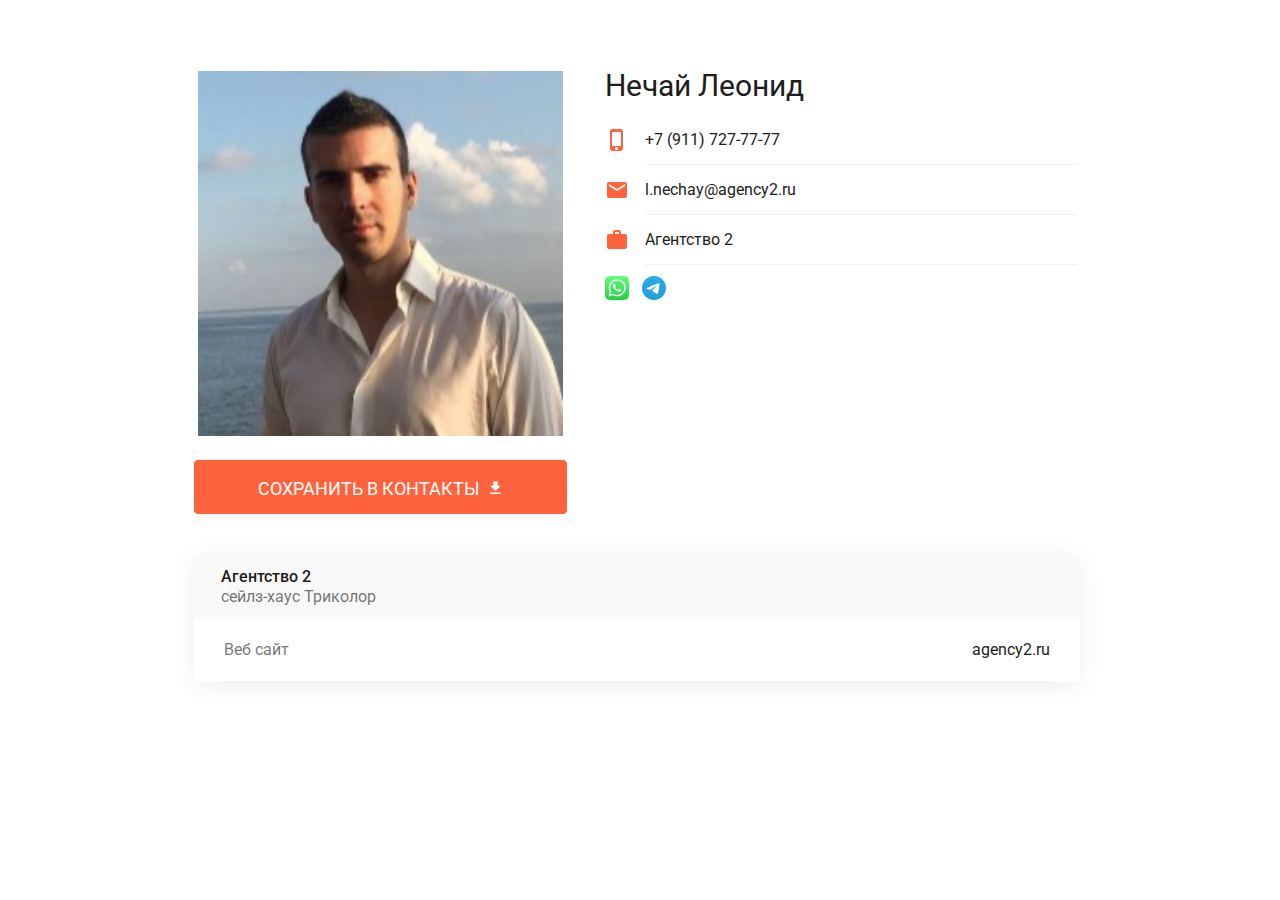
<file: card/leonid.html>
<!DOCTYPE html>
<html lang="ru">

<head>
    <meta charset="UTF-8">
    <meta http-equiv="X-UA-Compatible" content="IE=edge">
    <meta name="viewport" content="width=device-width, initial-scale=1.0">
    <title>Нечай Леонид</title>
    <meta name="description" content="Агентство 2">
    <meta property="og:title" content="Нечай Леонид">
    <meta property="og:image" content="assets/leonid.jpg">
    <meta property="og:description" content="Агентство 2">
    <meta charset="utf-8">
    <meta name="viewport" content="width=device-width,initial-scale=1,shrink-to-fit=no">
    <meta name="theme-color" content="#000000">
    <link href="https://fonts.googleapis.com/css?family=Roboto:400,500&amp;subset=cyrillic-ext" rel="stylesheet">
    <link rel="stylesheet" href="main.css">
    <link rel="stylesheet" href="card.css">
</head>

<body>
    <div class="css-4jgq9r">
        <div class="css-2d048v">
            <div class="css-12vs1c4">
                <div>
                    <div color="#FF633E" class="css-doavg9">
                        <div class="slick-slider PhotoSlider slick-initialized">
                            <div class="slick-list">
                                <div class="slick-track" style="width: 375px; opacity: 1;">
                                    <div data-index="0" class="slick-slide slick-active slick-current" tabindex="-1"
                                        aria-hidden="false" style="outline: none; width: 375px;">
                                        <div>
                                            <div class="PhotoSlider-Item" tabindex="-1"
                                                style="width: 100%; display: inline-block;"><img
                                                    src="assets/leonid.jpg"
                                                    class="PhotoSlider-ItemPhoto">
                                            </div>
                                        </div>
                                    </div>
                                </div>
                            </div>
                        </div>
                    </div>
                    <a id="a_for_modal" style="text-decoration: none; cursor: pointer;" onclick="showModal()">
                        <div class="css-1pe14td">
                            <div class="css-1t4mbq9">Сохранить в контакты</div>
                            <div class="css-1yktkz5"><svg width="100%" height="100%" viewBox="0 0 14 14" fill="none"
                                    xmlns="http://www.w3.org/2000/svg">
                                    <g clip-path="url(#clip0_88:4815)">
                                        <path
                                            d="M12.3043 5.02182H9.17387V0.326172H4.47821V5.02182H1.34778L6.82604 10.5001L12.3043 5.02182ZM1.34778 12.0653V13.6305H12.3043V12.0653H1.34778Z"
                                            fill="white">
                                        </path>
                                    </g>
                                    <defs>
                                        <clipPath id="clip0_88:4815">
                                            <rect width="13.3043" height="13.3043" fill="white"
                                                transform="translate(0.173828 0.326172)"></rect>
                                        </clipPath>
                                    </defs>
                                </svg>
                            </div>
                        </div>
                    </a>
                    <div style="height: 0px; width: 0px;"><svg width="100%" height="100%" viewBox="0 0 36 36"
                            fill="none" xmlns="http://www.w3.org/2000/svg">
                            <path fill-rule="evenodd" clip-rule="evenodd"
                                d="M35 27.5501C35 31.6653 31.688 35 27.6022 35H8.39776C4.31203 35 1 31.6653 1 27.5501V8.44995C1 4.33469 4.31203 1 8.39776 1H27.6022C31.688 1 35 4.33469 35 8.44995V27.5501Z"
                                fill="url(#paint0_radial_2:2253)"></path>
                            <path fill-rule="evenodd" clip-rule="evenodd"
                                d="M23.1192 30.8051H12.7856C8.83239 30.8051 5.59455 27.5607 5.59455 23.5994V12.5599C5.58925 8.59866 8.82709 5.35425 12.7803 5.35425H23.1139C27.0671 5.35425 30.3049 8.59866 30.3049 12.5599V23.5941C30.3102 27.5607 27.0724 30.8051 23.1192 30.8051ZM23.1192 28.8988C24.5235 28.8988 25.8483 28.3466 26.8551 27.3377C27.8567 26.3341 28.4131 25.0013 28.4131 23.5941V12.5599C28.4131 11.1528 27.862 9.82528 26.8551 8.81637C25.8536 7.81278 24.5235 7.25523 23.1192 7.25523H12.7856C11.3813 7.25523 10.0565 7.80747 9.04966 8.81637C8.0481 9.81997 7.49168 11.1528 7.49168 12.5599V23.5941C7.49168 25.0013 8.0428 26.3288 9.04966 27.3377C10.0512 28.3413 11.3813 28.8988 12.7856 28.8988H23.1192Z"
                                fill="#FEFEFE"></path>
                            <path fill-rule="evenodd" clip-rule="evenodd"
                                d="M24.7933 17.9814C24.7933 21.7462 21.7463 24.7994 17.9891 24.7994C14.2319 24.7994 11.1849 21.7462 11.1849 17.9814C11.1849 14.2166 14.2319 11.1633 17.9891 11.1633C21.7463 11.1633 24.7933 14.2166 24.7933 17.9814ZM17.952 13.521C15.4932 13.521 13.4953 15.5229 13.4953 17.9867C13.4953 20.4505 15.4932 22.4524 17.952 22.4524C20.4109 22.4524 22.4087 20.4505 22.4087 17.9867C22.4087 15.5175 20.4162 13.521 17.952 13.521Z"
                                fill="#FEFEFE"></path>
                            <path
                                d="M26.4818 11.3789C26.6614 10.5057 26.1005 9.65203 25.2291 9.47212C24.3577 9.29221 23.5058 9.8542 23.3263 10.7274C23.1467 11.6005 23.7076 12.4542 24.5789 12.6341C25.4503 12.814 26.3023 12.252 26.4818 11.3789Z"
                                fill="#FEFEFE"></path>
                            <defs>
                                <radialGradient id="paint0_radial_2:2253" cx="0" cy="0" r="1"
                                    gradientUnits="userSpaceOnUse"
                                    gradientTransform="translate(10.8802 34.913) scale(34.3129 34.3826)">
                                    <stop stop-color="#FFDA72"></stop>
                                    <stop offset="0.25" stop-color="#F4A94C"></stop>
                                    <stop offset="0.38" stop-color="#EA5232"></stop>
                                    <stop offset="0.55" stop-color="#D73D61"></stop>
                                    <stop offset="0.7" stop-color="#C5247E"></stop>
                                    <stop offset="0.85" stop-color="#9B5096"></stop>
                                    <stop offset="0.99" stop-color="#6069AF"></stop>
                                    <stop offset="1" stop-color="#6069AF"></stop>
                                </radialGradient>
                            </defs>
                        </svg>
                        <svg width="100%" height="100%" viewBox="0 0 34 34" fill="#26A4E3"
                            xmlns="http://www.w3.org/2000/svg">
                            <path
                                d="M17 34C26.3888 34 34 26.3888 34 17C34 7.61116 26.3888 0 17 0C7.61116 0 0 7.61116 0 17C0 26.3888 7.61116 34 17 34Z"
                                fill="url(#paint0_linear_88:4864)"></path>
                            <path fill-rule="evenodd" clip-rule="evenodd"
                                d="M7.69507 16.8204C12.6509 14.6613 15.9556 13.2378 17.6091 12.55C22.3302 10.5864 23.3112 10.2453 23.9506 10.234C24.0912 10.2315 24.4056 10.2664 24.6093 10.4317C24.7813 10.5712 24.8286 10.7597 24.8513 10.892C24.8739 11.0243 24.9021 11.3258 24.8797 11.5613C24.6239 14.2494 23.5169 20.7727 22.9537 23.7834C22.7154 25.0574 22.2461 25.4845 21.7919 25.5263C20.8047 25.6171 20.055 24.8739 19.0988 24.2471C17.6026 23.2663 16.7573 22.6558 15.305 21.6987C13.6266 20.5926 14.7146 19.9847 15.6712 18.9912C15.9215 18.7312 20.2712 14.7748 20.3554 14.4159C20.3659 14.371 20.3757 14.2037 20.2763 14.1153C20.1769 14.027 20.0302 14.0572 19.9243 14.0812C19.7743 14.1153 17.384 15.6951 12.7536 18.8208C12.0752 19.2867 11.4606 19.5137 10.91 19.5018C10.3031 19.4887 9.13546 19.1586 8.26747 18.8764C7.20284 18.5304 6.3567 18.3474 6.43038 17.7597C6.46875 17.4535 6.89032 17.1405 7.69507 16.8204Z"
                                fill="white"></path>
                            <defs>
                                <linearGradient id="paint0_linear_88:4864" x1="17" y1="0" x2="17" y2="33.7478"
                                    gradientUnits="userSpaceOnUse">
                                    <stop stop-color="#2AABEE"></stop>
                                    <stop offset="1" stop-color="#229ED9"></stop>
                                </linearGradient>
                            </defs>
                        </svg>
                    </div>
                </div>
                <div class="css-1vy2lum">
                    <div class="css-qxdnr1">
                        <img src="assets/leonid.jpg"
                            class="PhotoSlider-ItemPhoto">
                    </div>
                    <div style="margin-bottom: 27px;">
                        <div class="css-137dub2">Нечай Леонид</div>
                    </div>
                    <div class="css-10zrrud">
                        <div class="css-rtg5i2">
                            <div class="css-1x8gzi1">
                                <svg width="24" height="24" viewBox="0 0 24 24" fill="none"
                                    xmlns="http://www.w3.org/2000/svg">
                                    <path
                                        d="M15.5 1H7.5C6.12 1 5 2.12 5 3.5V20.5C5 21.88 6.12 23 7.5 23H15.5C16.88 23 18 21.88 18 20.5V3.5C18 2.12 16.88 1 15.5 1ZM11.5 22C10.67 22 10 21.33 10 20.5C10 19.67 10.67 19 11.5 19C12.33 19 13 19.67 13 20.5C13 21.33 12.33 22 11.5 22ZM16 18H7V4H16V18Z"
                                        fill="#FF633E"></path>
                                </svg>
                            </div>
                            <a class="css-ugyz0o css-1sclvaz" href="tel:+79117277777">
                                +7 (911) 727-77-77
                            </a>
                        </div>
                        <div class="css-rtg5i2">
                            <div class="css-1x8gzi1"><svg width="24" height="24" viewBox="0 0 24 24" fill="none"
                                    xmlns="http://www.w3.org/2000/svg">
                                    <path
                                        d="M20 4H4C2.9 4 2.01 4.9 2.01 6L2 18C2 19.1 2.9 20 4 20H20C21.1 20 22 19.1 22 18V6C22 4.9 21.1 4 20 4ZM20 8L12 13L4 8V6L12 11L20 6V8Z"
                                        fill="#FF633E"></path>
                                </svg>
                            </div>
                            <a class="css-ugyz0o css-1sclvaz" href="mailto:l.nechay@agency2.ru">
                                l.nechay@agency2.ru
                            </a>
                        </div>
                        <div class="css-rtg5i2">
                            <div class="css-1x8gzi1"><svg width="24" height="24" viewBox="0 0 24 24" fill="none"
                                    xmlns="http://www.w3.org/2000/svg">
                                    <path
                                        d="M20 6H16V4C16 2.89 15.11 2 14 2H10C8.89 2 8 2.89 8 4V6H4C2.89 6 2.01 6.89 2.01 8L2 19C2 20.11 2.89 21 4 21H20C21.11 21 22 20.11 22 19V8C22 6.89 21.11 6 20 6ZM14 6H10V4H14V6Z"
                                        fill="#FF633E"></path>
                                </svg>
                            </div>
                            <a href="https://agency2.ru" class="css-ugyz0o">Агентство 2</a>
                        </div>
                        <div class="css-rtg5i2">
                            <div class="css-1x8gzi1" style="display: none;">
                                <svg width="100%" height="100%" viewBox="0 0 27 27" fill="none"
                                    xmlns="http://www.w3.org/2000/svg">
                                    <path
                                        d="M10.125 13.5C7.63875 13.5 5.625 11.4863 5.625 9C5.625 6.51375 7.63875 4.5 10.125 4.5C12.6113 4.5 14.625 6.51375 14.625 9C14.625 11.4863 12.6113 13.5 10.125 13.5ZM20.25 11.25V7.875H22.5V11.25H25.875V13.5H22.5V16.875H20.25V13.5H16.875V11.25H20.25ZM10.125 15.75C13.1288 15.75 19.125 17.2575 19.125 20.25V22.5H1.125V20.25C1.125 17.2575 7.12125 15.75 10.125 15.75Z"
                                        fill="#FF633E"></path>
                                </svg>
                            </div>
                            <div class="css-1gfmzo7">
                                <div style="width: 0px; height: 0px;"><svg width="100%" height="100%"
                                        viewBox="0 0 34 34" version="1.1" fill="#43E660"
                                        xmlns="http://www.w3.org/2000/svg">
                                        <path
                                            d="M34 25.3719C34 25.5582 33.9942 25.9599 33.9825 26.2743C33.9534 27.037 33.8952 28.0209 33.8021 28.4692C33.6623 29.1445 33.4586 29.7791 33.1849 30.3089C32.8647 30.9377 32.4572 31.4966 31.9681 31.9798C31.4849 32.463 30.926 32.8705 30.2973 33.1908C29.7675 33.4644 29.1271 33.6682 28.4459 33.8079C28.0034 33.8952 27.0253 33.9592 26.2685 33.9825C25.9541 33.9942 25.5524 34 25.3661 34H8.62226C8.43596 34 8.03425 33.9942 7.71986 33.9825C6.95719 33.9534 5.97329 33.8952 5.525 33.8021C4.84966 33.6623 4.21507 33.4586 3.68527 33.1849C3.05651 32.8647 2.4976 32.4572 2.01438 31.9681C1.53116 31.4849 1.12363 30.926 0.803425 30.2973C0.529795 29.7675 0.326027 29.1271 0.186301 28.4459C0.0989726 28.0034 0.0349315 27.0253 0.0116438 26.2685C0.00582192 25.9599 0 25.5582 0 25.3719V8.62808C0 8.44178 0.00582192 8.04007 0.0174658 7.72569C0.0465753 6.96301 0.104795 5.97911 0.197945 5.53082C0.337671 4.85548 0.541438 4.22089 0.815068 3.6911C1.13527 3.06233 1.54281 2.50342 2.02603 2.02021C2.50925 1.53699 3.06815 1.12945 3.69692 0.809247C4.22671 0.535616 4.86712 0.331849 5.54829 0.192123C5.99075 0.104795 6.96884 0.0407534 7.72569 0.0174658C8.04007 0.00582192 8.44178 0 8.62808 0H25.3719C25.5582 0 25.9599 0.00582192 26.2743 0.0174658C27.037 0.0465753 28.0209 0.104795 28.4692 0.197945C29.1445 0.337671 29.7791 0.541438 30.3089 0.815068C30.9377 1.13527 31.4966 1.54281 31.9798 2.03185C32.463 2.51507 32.8705 3.07397 33.1908 3.70274C33.4644 4.23253 33.6682 4.87295 33.8079 5.55411C33.8952 5.99658 33.9592 6.97466 33.9825 7.73151C33.9942 8.04589 34 8.4476 34 8.6339V25.3719Z"
                                            fill="url(#paint0_linear_2_87)"></path>
                                        <path fill-rule="evenodd" clip-rule="evenodd"
                                            d="M25.9424 8.13902C23.6544 5.851 20.6095 4.58765 17.3667 4.58765C10.6831 4.58765 5.25128 10.0253 5.24546 16.7031C5.24546 18.8397 5.80436 20.9239 6.86395 22.7579L5.14648 29.0397L11.5739 27.3572C13.3437 28.3236 15.3348 28.8301 17.3667 28.8301H17.3725C24.0503 28.8301 29.4879 23.3924 29.4937 16.7147C29.4937 13.4719 28.2304 10.427 25.9424 8.13902ZM17.3725 26.7808C15.5619 26.7808 13.7862 26.2918 12.2434 25.3777L11.8766 25.1623L8.06327 26.1637L9.0821 22.4493L8.8434 22.0709C7.83621 20.4698 7.30059 18.6126 7.30059 16.7089C7.30059 11.1548 11.8242 6.63696 17.3783 6.63696C20.0681 6.63696 22.6006 7.68491 24.4985 9.58867C26.4023 11.4924 27.4503 14.025 27.4444 16.7147C27.4386 22.263 22.9208 26.7808 17.3725 26.7808ZM22.8975 19.2414C22.5948 19.09 21.1044 18.3565 20.8307 18.2575C20.5513 18.1585 20.3533 18.1061 20.1496 18.4089C19.9458 18.7116 19.3694 19.3928 19.189 19.5965C19.0143 19.8003 18.8338 19.8236 18.5311 19.6722C18.2283 19.5209 17.2503 19.2007 16.0975 18.1702C15.1951 17.3668 14.5896 16.377 14.415 16.0743C14.2403 15.7716 14.3975 15.6085 14.5489 15.4572C14.6828 15.3233 14.8516 15.102 15.003 14.9274C15.1544 14.7527 15.2068 14.6246 15.3057 14.4209C15.4047 14.2171 15.3581 14.0424 15.2824 13.8911C15.2068 13.7397 14.6013 12.2493 14.3509 11.6438C14.1064 11.0558 13.8561 11.1315 13.6698 11.1257C13.4951 11.114 13.2913 11.114 13.0876 11.114C12.8838 11.114 12.5578 11.1897 12.2783 11.4924C11.9989 11.7952 11.2187 12.5287 11.2187 14.0192C11.2187 15.5096 12.3016 16.9476 12.453 17.1513C12.6044 17.3551 14.5896 20.4116 17.6287 21.7215C18.3506 22.0359 18.9153 22.2222 19.3578 22.362C20.0855 22.5948 20.7434 22.5599 21.2674 22.4842C21.8496 22.3969 23.0605 21.7507 23.3109 21.0462C23.5612 20.3418 23.5612 19.7305 23.4855 19.6082C23.3982 19.4685 23.2003 19.3928 22.8975 19.2414Z"
                                            fill="white"></path>
                                        <defs>
                                            <linearGradient id="paint0_linear_2_87" x1="17.0013" y1="34.0026"
                                                x2="17.0013" y2="0" gradientUnits="userSpaceOnUse">
                                                <stop stop-color="#25CF43"></stop>
                                                <stop offset="1" stop-color="#61FD7D"></stop>
                                            </linearGradient>
                                        </defs>
                                    </svg>
                                </div>
                                <div class="css-1bru9qi">Соцсети</div>
                                <div class="css-1u4bpc8">
                                    <div class="css-1zb5jj">
                                        <div class="css-trfyjt">
                                            <div class="css-3cwcrn"><a target="_blank"
                                                    href="https://wa.me/79117277777"><svg width="100%" height="100%"
                                                        viewBox="0 0 34 34" version="1.1" fill="#43E660"
                                                        xmlns="http://www.w3.org/2000/svg">
                                                        <path
                                                            d="M34 25.3719C34 25.5582 33.9942 25.9599 33.9825 26.2743C33.9534 27.037 33.8952 28.0209 33.8021 28.4692C33.6623 29.1445 33.4586 29.7791 33.1849 30.3089C32.8647 30.9377 32.4572 31.4966 31.9681 31.9798C31.4849 32.463 30.926 32.8705 30.2973 33.1908C29.7675 33.4644 29.1271 33.6682 28.4459 33.8079C28.0034 33.8952 27.0253 33.9592 26.2685 33.9825C25.9541 33.9942 25.5524 34 25.3661 34H8.62226C8.43596 34 8.03425 33.9942 7.71986 33.9825C6.95719 33.9534 5.97329 33.8952 5.525 33.8021C4.84966 33.6623 4.21507 33.4586 3.68527 33.1849C3.05651 32.8647 2.4976 32.4572 2.01438 31.9681C1.53116 31.4849 1.12363 30.926 0.803425 30.2973C0.529795 29.7675 0.326027 29.1271 0.186301 28.4459C0.0989726 28.0034 0.0349315 27.0253 0.0116438 26.2685C0.00582192 25.9599 0 25.5582 0 25.3719V8.62808C0 8.44178 0.00582192 8.04007 0.0174658 7.72569C0.0465753 6.96301 0.104795 5.97911 0.197945 5.53082C0.337671 4.85548 0.541438 4.22089 0.815068 3.6911C1.13527 3.06233 1.54281 2.50342 2.02603 2.02021C2.50925 1.53699 3.06815 1.12945 3.69692 0.809247C4.22671 0.535616 4.86712 0.331849 5.54829 0.192123C5.99075 0.104795 6.96884 0.0407534 7.72569 0.0174658C8.04007 0.00582192 8.44178 0 8.62808 0H25.3719C25.5582 0 25.9599 0.00582192 26.2743 0.0174658C27.037 0.0465753 28.0209 0.104795 28.4692 0.197945C29.1445 0.337671 29.7791 0.541438 30.3089 0.815068C30.9377 1.13527 31.4966 1.54281 31.9798 2.03185C32.463 2.51507 32.8705 3.07397 33.1908 3.70274C33.4644 4.23253 33.6682 4.87295 33.8079 5.55411C33.8952 5.99658 33.9592 6.97466 33.9825 7.73151C33.9942 8.04589 34 8.4476 34 8.6339V25.3719Z"
                                                            fill="url(#paint0_linear_2_87)"></path>
                                                        <path fill-rule="evenodd" clip-rule="evenodd"
                                                            d="M25.9424 8.13902C23.6544 5.851 20.6095 4.58765 17.3667 4.58765C10.6831 4.58765 5.25128 10.0253 5.24546 16.7031C5.24546 18.8397 5.80436 20.9239 6.86395 22.7579L5.14648 29.0397L11.5739 27.3572C13.3437 28.3236 15.3348 28.8301 17.3667 28.8301H17.3725C24.0503 28.8301 29.4879 23.3924 29.4937 16.7147C29.4937 13.4719 28.2304 10.427 25.9424 8.13902ZM17.3725 26.7808C15.5619 26.7808 13.7862 26.2918 12.2434 25.3777L11.8766 25.1623L8.06327 26.1637L9.0821 22.4493L8.8434 22.0709C7.83621 20.4698 7.30059 18.6126 7.30059 16.7089C7.30059 11.1548 11.8242 6.63696 17.3783 6.63696C20.0681 6.63696 22.6006 7.68491 24.4985 9.58867C26.4023 11.4924 27.4503 14.025 27.4444 16.7147C27.4386 22.263 22.9208 26.7808 17.3725 26.7808ZM22.8975 19.2414C22.5948 19.09 21.1044 18.3565 20.8307 18.2575C20.5513 18.1585 20.3533 18.1061 20.1496 18.4089C19.9458 18.7116 19.3694 19.3928 19.189 19.5965C19.0143 19.8003 18.8338 19.8236 18.5311 19.6722C18.2283 19.5209 17.2503 19.2007 16.0975 18.1702C15.1951 17.3668 14.5896 16.377 14.415 16.0743C14.2403 15.7716 14.3975 15.6085 14.5489 15.4572C14.6828 15.3233 14.8516 15.102 15.003 14.9274C15.1544 14.7527 15.2068 14.6246 15.3057 14.4209C15.4047 14.2171 15.3581 14.0424 15.2824 13.8911C15.2068 13.7397 14.6013 12.2493 14.3509 11.6438C14.1064 11.0558 13.8561 11.1315 13.6698 11.1257C13.4951 11.114 13.2913 11.114 13.0876 11.114C12.8838 11.114 12.5578 11.1897 12.2783 11.4924C11.9989 11.7952 11.2187 12.5287 11.2187 14.0192C11.2187 15.5096 12.3016 16.9476 12.453 17.1513C12.6044 17.3551 14.5896 20.4116 17.6287 21.7215C18.3506 22.0359 18.9153 22.2222 19.3578 22.362C20.0855 22.5948 20.7434 22.5599 21.2674 22.4842C21.8496 22.3969 23.0605 21.7507 23.3109 21.0462C23.5612 20.3418 23.5612 19.7305 23.4855 19.6082C23.3982 19.4685 23.2003 19.3928 22.8975 19.2414Z"
                                                            fill="white"></path>
                                                        <defs>
                                                            <linearGradient id="paint0_linear_2_87" x1="17.0013"
                                                                y1="34.0026" x2="17.0013" y2="0"
                                                                gradientUnits="userSpaceOnUse">
                                                                <stop stop-color="#25CF43"></stop>
                                                                <stop offset="1" stop-color="#61FD7D"></stop>
                                                            </linearGradient>
                                                        </defs>
                                                    </svg></a></div>
                                            <div class="css-3cwcrn">
                                                <a target="_blank" href="tg://resolve?domain=skyvip777"><svg
                                                        width="100%" height="100%" viewBox="0 0 34 34" fill="#26A4E3"
                                                        xmlns="http://www.w3.org/2000/svg">
                                                        <path
                                                            d="M17 34C26.3888 34 34 26.3888 34 17C34 7.61116 26.3888 0 17 0C7.61116 0 0 7.61116 0 17C0 26.3888 7.61116 34 17 34Z"
                                                            fill="url(#paint0_linear_88:4864)"></path>
                                                        <path fill-rule="evenodd" clip-rule="evenodd"
                                                            d="M7.69507 16.8204C12.6509 14.6613 15.9556 13.2378 17.6091 12.55C22.3302 10.5864 23.3112 10.2453 23.9506 10.234C24.0912 10.2315 24.4056 10.2664 24.6093 10.4317C24.7813 10.5712 24.8286 10.7597 24.8513 10.892C24.8739 11.0243 24.9021 11.3258 24.8797 11.5613C24.6239 14.2494 23.5169 20.7727 22.9537 23.7834C22.7154 25.0574 22.2461 25.4845 21.7919 25.5263C20.8047 25.6171 20.055 24.8739 19.0988 24.2471C17.6026 23.2663 16.7573 22.6558 15.305 21.6987C13.6266 20.5926 14.7146 19.9847 15.6712 18.9912C15.9215 18.7312 20.2712 14.7748 20.3554 14.4159C20.3659 14.371 20.3757 14.2037 20.2763 14.1153C20.1769 14.027 20.0302 14.0572 19.9243 14.0812C19.7743 14.1153 17.384 15.6951 12.7536 18.8208C12.0752 19.2867 11.4606 19.5137 10.91 19.5018C10.3031 19.4887 9.13546 19.1586 8.26747 18.8764C7.20284 18.5304 6.3567 18.3474 6.43038 17.7597C6.46875 17.4535 6.89032 17.1405 7.69507 16.8204Z"
                                                            fill="white"></path>
                                                        <defs>
                                                            <linearGradient id="paint0_linear_88:4864" x1="17" y1="0"
                                                                x2="17" y2="33.7478" gradientUnits="userSpaceOnUse">
                                                                <stop stop-color="#2AABEE"></stop>
                                                                <stop offset="1" stop-color="#229ED9"></stop>
                                                            </linearGradient>
                                                        </defs>
                                                    </svg>
                                                </a>
                                            </div>
                                        </div>
                                        <div class="css-c2o7ut">
                                            <div class="css-3cwcrn"><a target="_blank"
                                                    href="https://wa.me/79117277777"><svg width="100%" height="100%"
                                                        viewBox="0 0 34 34" version="1.1" fill="#43E660"
                                                        xmlns="http://www.w3.org/2000/svg">
                                                        <path
                                                            d="M34 25.3719C34 25.5582 33.9942 25.9599 33.9825 26.2743C33.9534 27.037 33.8952 28.0209 33.8021 28.4692C33.6623 29.1445 33.4586 29.7791 33.1849 30.3089C32.8647 30.9377 32.4572 31.4966 31.9681 31.9798C31.4849 32.463 30.926 32.8705 30.2973 33.1908C29.7675 33.4644 29.1271 33.6682 28.4459 33.8079C28.0034 33.8952 27.0253 33.9592 26.2685 33.9825C25.9541 33.9942 25.5524 34 25.3661 34H8.62226C8.43596 34 8.03425 33.9942 7.71986 33.9825C6.95719 33.9534 5.97329 33.8952 5.525 33.8021C4.84966 33.6623 4.21507 33.4586 3.68527 33.1849C3.05651 32.8647 2.4976 32.4572 2.01438 31.9681C1.53116 31.4849 1.12363 30.926 0.803425 30.2973C0.529795 29.7675 0.326027 29.1271 0.186301 28.4459C0.0989726 28.0034 0.0349315 27.0253 0.0116438 26.2685C0.00582192 25.9599 0 25.5582 0 25.3719V8.62808C0 8.44178 0.00582192 8.04007 0.0174658 7.72569C0.0465753 6.96301 0.104795 5.97911 0.197945 5.53082C0.337671 4.85548 0.541438 4.22089 0.815068 3.6911C1.13527 3.06233 1.54281 2.50342 2.02603 2.02021C2.50925 1.53699 3.06815 1.12945 3.69692 0.809247C4.22671 0.535616 4.86712 0.331849 5.54829 0.192123C5.99075 0.104795 6.96884 0.0407534 7.72569 0.0174658C8.04007 0.00582192 8.44178 0 8.62808 0H25.3719C25.5582 0 25.9599 0.00582192 26.2743 0.0174658C27.037 0.0465753 28.0209 0.104795 28.4692 0.197945C29.1445 0.337671 29.7791 0.541438 30.3089 0.815068C30.9377 1.13527 31.4966 1.54281 31.9798 2.03185C32.463 2.51507 32.8705 3.07397 33.1908 3.70274C33.4644 4.23253 33.6682 4.87295 33.8079 5.55411C33.8952 5.99658 33.9592 6.97466 33.9825 7.73151C33.9942 8.04589 34 8.4476 34 8.6339V25.3719Z"
                                                            fill="url(#paint0_linear_2_87)"></path>
                                                        <path fill-rule="evenodd" clip-rule="evenodd"
                                                            d="M25.9424 8.13902C23.6544 5.851 20.6095 4.58765 17.3667 4.58765C10.6831 4.58765 5.25128 10.0253 5.24546 16.7031C5.24546 18.8397 5.80436 20.9239 6.86395 22.7579L5.14648 29.0397L11.5739 27.3572C13.3437 28.3236 15.3348 28.8301 17.3667 28.8301H17.3725C24.0503 28.8301 29.4879 23.3924 29.4937 16.7147C29.4937 13.4719 28.2304 10.427 25.9424 8.13902ZM17.3725 26.7808C15.5619 26.7808 13.7862 26.2918 12.2434 25.3777L11.8766 25.1623L8.06327 26.1637L9.0821 22.4493L8.8434 22.0709C7.83621 20.4698 7.30059 18.6126 7.30059 16.7089C7.30059 11.1548 11.8242 6.63696 17.3783 6.63696C20.0681 6.63696 22.6006 7.68491 24.4985 9.58867C26.4023 11.4924 27.4503 14.025 27.4444 16.7147C27.4386 22.263 22.9208 26.7808 17.3725 26.7808ZM22.8975 19.2414C22.5948 19.09 21.1044 18.3565 20.8307 18.2575C20.5513 18.1585 20.3533 18.1061 20.1496 18.4089C19.9458 18.7116 19.3694 19.3928 19.189 19.5965C19.0143 19.8003 18.8338 19.8236 18.5311 19.6722C18.2283 19.5209 17.2503 19.2007 16.0975 18.1702C15.1951 17.3668 14.5896 16.377 14.415 16.0743C14.2403 15.7716 14.3975 15.6085 14.5489 15.4572C14.6828 15.3233 14.8516 15.102 15.003 14.9274C15.1544 14.7527 15.2068 14.6246 15.3057 14.4209C15.4047 14.2171 15.3581 14.0424 15.2824 13.8911C15.2068 13.7397 14.6013 12.2493 14.3509 11.6438C14.1064 11.0558 13.8561 11.1315 13.6698 11.1257C13.4951 11.114 13.2913 11.114 13.0876 11.114C12.8838 11.114 12.5578 11.1897 12.2783 11.4924C11.9989 11.7952 11.2187 12.5287 11.2187 14.0192C11.2187 15.5096 12.3016 16.9476 12.453 17.1513C12.6044 17.3551 14.5896 20.4116 17.6287 21.7215C18.3506 22.0359 18.9153 22.2222 19.3578 22.362C20.0855 22.5948 20.7434 22.5599 21.2674 22.4842C21.8496 22.3969 23.0605 21.7507 23.3109 21.0462C23.5612 20.3418 23.5612 19.7305 23.4855 19.6082C23.3982 19.4685 23.2003 19.3928 22.8975 19.2414Z"
                                                            fill="white"></path>
                                                        <defs>
                                                            <linearGradient id="paint0_linear_2_87" x1="17.0013"
                                                                y1="34.0026" x2="17.0013" y2="0"
                                                                gradientUnits="userSpaceOnUse">
                                                                <stop stop-color="#25CF43"></stop>
                                                                <stop offset="1" stop-color="#61FD7D"></stop>
                                                            </linearGradient>
                                                        </defs>
                                                    </svg>
                                                </a>
                                            </div>
                                            <div class="css-3cwcrn"><a target="_blank"
                                                    href="tg://resolve?domain=skyvip777"><svg width="100%" height="100%"
                                                        viewBox="0 0 34 34" fill="#26A4E3"
                                                        xmlns="http://www.w3.org/2000/svg">
                                                        <path
                                                            d="M17 34C26.3888 34 34 26.3888 34 17C34 7.61116 26.3888 0 17 0C7.61116 0 0 7.61116 0 17C0 26.3888 7.61116 34 17 34Z"
                                                            fill="url(#paint0_linear_88:4864)"></path>
                                                        <path fill-rule="evenodd" clip-rule="evenodd"
                                                            d="M7.69507 16.8204C12.6509 14.6613 15.9556 13.2378 17.6091 12.55C22.3302 10.5864 23.3112 10.2453 23.9506 10.234C24.0912 10.2315 24.4056 10.2664 24.6093 10.4317C24.7813 10.5712 24.8286 10.7597 24.8513 10.892C24.8739 11.0243 24.9021 11.3258 24.8797 11.5613C24.6239 14.2494 23.5169 20.7727 22.9537 23.7834C22.7154 25.0574 22.2461 25.4845 21.7919 25.5263C20.8047 25.6171 20.055 24.8739 19.0988 24.2471C17.6026 23.2663 16.7573 22.6558 15.305 21.6987C13.6266 20.5926 14.7146 19.9847 15.6712 18.9912C15.9215 18.7312 20.2712 14.7748 20.3554 14.4159C20.3659 14.371 20.3757 14.2037 20.2763 14.1153C20.1769 14.027 20.0302 14.0572 19.9243 14.0812C19.7743 14.1153 17.384 15.6951 12.7536 18.8208C12.0752 19.2867 11.4606 19.5137 10.91 19.5018C10.3031 19.4887 9.13546 19.1586 8.26747 18.8764C7.20284 18.5304 6.3567 18.3474 6.43038 17.7597C6.46875 17.4535 6.89032 17.1405 7.69507 16.8204Z"
                                                            fill="white"></path>
                                                        <defs>
                                                            <linearGradient id="paint0_linear_88:4864" x1="17" y1="0"
                                                                x2="17" y2="33.7478" gradientUnits="userSpaceOnUse">
                                                                <stop stop-color="#2AABEE"></stop>
                                                                <stop offset="1" stop-color="#229ED9"></stop>
                                                            </linearGradient>
                                                        </defs>
                                                    </svg>
                                                </a>
                                            </div>
                                        </div>
                                    </div>
                                </div>
                            </div>
                        </div>
                    </div>
                </div>
            </div>
            <div class="css-1wbxe5e">
                <div class="css-w5p6jb">
                    <div class="css-4spdlc">O компании</div>
                    <div class="css-4bsiqa">
                        <div class="css-4vm0t0">
                            <div class="css-1awcsil" style="margin-top: 12px; font-weight: 500;">Агентство 2</div>
                            <div class="css-1c68rim" style="margin-bottom: 12px; opacity: 0.6;">сейлз-хаус Триколор</div>
                        </div>
                        <div class="css-1jzt7no">
                            <div class="css-1dmk2m4">Веб сайт </div>
                            <div class="css-1c68rim">
                                <a target="_blank" href="https://agency2.ru" class="css-1sfw3ww">agency2.ru</a>
                            </div>
                        </div>
                    </div>
                </div>
            </div>
            <div class="css-1uo2k8e">
                <div class="css-mkshfp" style="background: rgba(8, 8, 8, 0.8);"></div>
                <div class="css-hhpse0"><div class="css-l1wtq4"><a
                            style="cursor: pointer; height: 35px; display: flex; align-items: center;" onclick="showModal()"><svg width="15"
                                height="13" viewBox="0 0 16 14" fill="none" xmlns="http://www.w3.org/2000/svg">
                                <path d="M1.98389 1.91895L14.0167 12.5634" stroke="#3A3A3A" stroke-width="2.25616"
                                    stroke-linecap="round" stroke-linejoin="round"></path>
                                <path d="M13.5538 1.91895L1.98379 12.5634" stroke="#3A3A3A" stroke-width="2.25616"
                                    stroke-linecap="round" stroke-linejoin="round"></path>
                            </svg></a></div>
                    <div class="css-78r62c">Выберите удобный способ получения визитки и обмена контактом</div>
                    <div id="AddContact" class="css-17lymso"><a class="css-uwbtb6" href="https://wa.me/79117277777">
                            <div class="css-5blzf8"><svg width="100%" height="100%" viewBox="0 0 34 34" version="1.1"
                                    fill="#43E660" xmlns="http://www.w3.org/2000/svg">
                                    <path
                                        d="M34 25.3719C34 25.5582 33.9942 25.9599 33.9825 26.2743C33.9534 27.037 33.8952 28.0209 33.8021 28.4692C33.6623 29.1445 33.4586 29.7791 33.1849 30.3089C32.8647 30.9377 32.4572 31.4966 31.9681 31.9798C31.4849 32.463 30.926 32.8705 30.2973 33.1908C29.7675 33.4644 29.1271 33.6682 28.4459 33.8079C28.0034 33.8952 27.0253 33.9592 26.2685 33.9825C25.9541 33.9942 25.5524 34 25.3661 34H8.62226C8.43596 34 8.03425 33.9942 7.71986 33.9825C6.95719 33.9534 5.97329 33.8952 5.525 33.8021C4.84966 33.6623 4.21507 33.4586 3.68527 33.1849C3.05651 32.8647 2.4976 32.4572 2.01438 31.9681C1.53116 31.4849 1.12363 30.926 0.803425 30.2973C0.529795 29.7675 0.326027 29.1271 0.186301 28.4459C0.0989726 28.0034 0.0349315 27.0253 0.0116438 26.2685C0.00582192 25.9599 0 25.5582 0 25.3719V8.62808C0 8.44178 0.00582192 8.04007 0.0174658 7.72569C0.0465753 6.96301 0.104795 5.97911 0.197945 5.53082C0.337671 4.85548 0.541438 4.22089 0.815068 3.6911C1.13527 3.06233 1.54281 2.50342 2.02603 2.02021C2.50925 1.53699 3.06815 1.12945 3.69692 0.809247C4.22671 0.535616 4.86712 0.331849 5.54829 0.192123C5.99075 0.104795 6.96884 0.0407534 7.72569 0.0174658C8.04007 0.00582192 8.44178 0 8.62808 0H25.3719C25.5582 0 25.9599 0.00582192 26.2743 0.0174658C27.037 0.0465753 28.0209 0.104795 28.4692 0.197945C29.1445 0.337671 29.7791 0.541438 30.3089 0.815068C30.9377 1.13527 31.4966 1.54281 31.9798 2.03185C32.463 2.51507 32.8705 3.07397 33.1908 3.70274C33.4644 4.23253 33.6682 4.87295 33.8079 5.55411C33.8952 5.99658 33.9592 6.97466 33.9825 7.73151C33.9942 8.04589 34 8.4476 34 8.6339V25.3719Z"
                                        fill="url(#paint0_linear_2_87)"></path>
                                    <path fill-rule="evenodd" clip-rule="evenodd"
                                        d="M25.9424 8.13902C23.6544 5.851 20.6095 4.58765 17.3667 4.58765C10.6831 4.58765 5.25128 10.0253 5.24546 16.7031C5.24546 18.8397 5.80436 20.9239 6.86395 22.7579L5.14648 29.0397L11.5739 27.3572C13.3437 28.3236 15.3348 28.8301 17.3667 28.8301H17.3725C24.0503 28.8301 29.4879 23.3924 29.4937 16.7147C29.4937 13.4719 28.2304 10.427 25.9424 8.13902ZM17.3725 26.7808C15.5619 26.7808 13.7862 26.2918 12.2434 25.3777L11.8766 25.1623L8.06327 26.1637L9.0821 22.4493L8.8434 22.0709C7.83621 20.4698 7.30059 18.6126 7.30059 16.7089C7.30059 11.1548 11.8242 6.63696 17.3783 6.63696C20.0681 6.63696 22.6006 7.68491 24.4985 9.58867C26.4023 11.4924 27.4503 14.025 27.4444 16.7147C27.4386 22.263 22.9208 26.7808 17.3725 26.7808ZM22.8975 19.2414C22.5948 19.09 21.1044 18.3565 20.8307 18.2575C20.5513 18.1585 20.3533 18.1061 20.1496 18.4089C19.9458 18.7116 19.3694 19.3928 19.189 19.5965C19.0143 19.8003 18.8338 19.8236 18.5311 19.6722C18.2283 19.5209 17.2503 19.2007 16.0975 18.1702C15.1951 17.3668 14.5896 16.377 14.415 16.0743C14.2403 15.7716 14.3975 15.6085 14.5489 15.4572C14.6828 15.3233 14.8516 15.102 15.003 14.9274C15.1544 14.7527 15.2068 14.6246 15.3057 14.4209C15.4047 14.2171 15.3581 14.0424 15.2824 13.8911C15.2068 13.7397 14.6013 12.2493 14.3509 11.6438C14.1064 11.0558 13.8561 11.1315 13.6698 11.1257C13.4951 11.114 13.2913 11.114 13.0876 11.114C12.8838 11.114 12.5578 11.1897 12.2783 11.4924C11.9989 11.7952 11.2187 12.5287 11.2187 14.0192C11.2187 15.5096 12.3016 16.9476 12.453 17.1513C12.6044 17.3551 14.5896 20.4116 17.6287 21.7215C18.3506 22.0359 18.9153 22.2222 19.3578 22.362C20.0855 22.5948 20.7434 22.5599 21.2674 22.4842C21.8496 22.3969 23.0605 21.7507 23.3109 21.0462C23.5612 20.3418 23.5612 19.7305 23.4855 19.6082C23.3982 19.4685 23.2003 19.3928 22.8975 19.2414Z"
                                        fill="white"></path>
                                    <defs>
                                        <linearGradient id="paint0_linear_2_87" x1="17.0013" y1="34.0026" x2="17.0013"
                                            y2="0" gradientUnits="userSpaceOnUse">
                                            <stop stop-color="#25CF43"></stop>
                                            <stop offset="1" stop-color="#61FD7D"></stop>
                                        </linearGradient>
                                    </defs>
                                </svg></div>
                            <div class="css-navmsi">WhatsApp</div>
                        </a><a class="css-uwbtb6" href="mailto:l.nechay@agency2.ru">
                            <div class="css-5blzf8"><svg width="20" height="17" viewBox="0 0 20 17" fill="none"
                                    xmlns="http://www.w3.org/2000/svg">
                                    <path
                                        d="M20 2.5C20 1.4 19.1 0.5 18 0.5H2C0.9 0.5 0 1.4 0 2.5V14.5C0 15.6 0.9 16.5 2 16.5H18C19.1 16.5 20 15.6 20 14.5V2.5ZM18 2.5L10 7.5L2 2.5H18ZM18 14.5H2V4.5L10 9.5L18 4.5V14.5Z"
                                        fill="#1F1F1F"></path>
                                </svg></div>
                            <div class="css-navmsi">Почта</div>
                        </a><a href="tel:+79117277777"
                            class="css-1pnre0r"><svg width="20" height="21" viewBox="0 0 20 21" fill="none"
                                xmlns="http://www.w3.org/2000/svg">
                                <path
                                    d="M9.11225 15.9187C9.40514 16.2116 9.88001 16.2116 10.1729 15.9187L14.9459 11.1457C15.2388 10.8528 15.2388 10.378 14.9459 10.0851C14.653 9.79218 14.1781 9.79218 13.8852 10.0851L9.64258 14.3277L5.39994 10.0851C5.10704 9.79218 4.63217 9.79218 4.33928 10.0851C4.04638 10.378 4.04638 10.8528 4.33928 11.1457L9.11225 15.9187ZM8.89258 1.10266L8.89258 15.3884L10.3926 15.3884L10.3926 1.10266L8.89258 1.10266Z"
                                    fill="#1F1F1F"></path>
                                <line x1="0.75" y1="19.1473" x2="19.25" y2="19.1473" stroke="#1F1F1F" stroke-width="1.5"
                                    stroke-linecap="round"></line>
                            </svg>
                            <div class="css-navmsi" style="font-size: 15px; margin: 0px 0px 0px 10px;">Добавить в
                                контакты</div>
                        </a></div>
                </div>
            </div>
        </div>
    </div>
    <script src="main.js"></script>
</body>

</html>
</file>
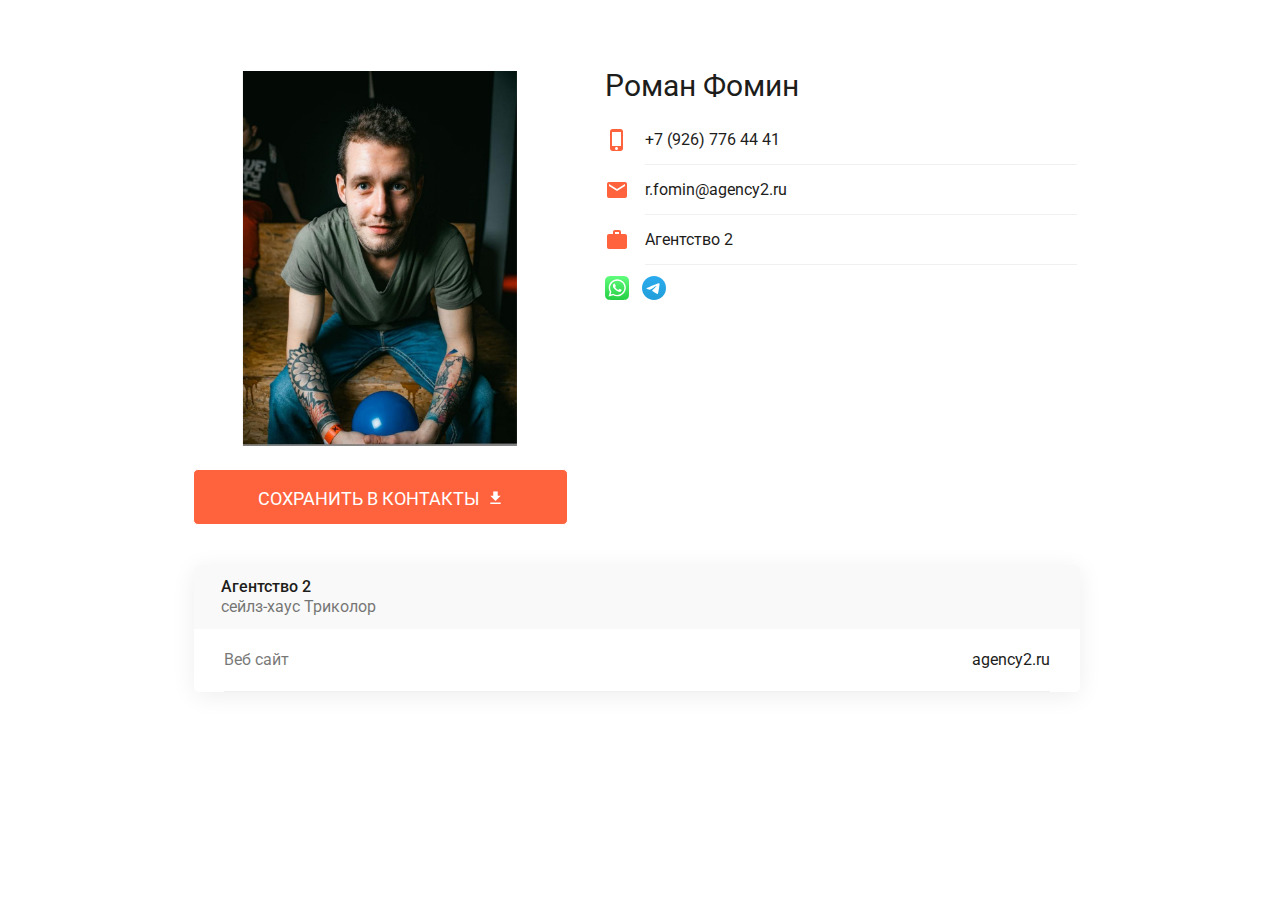
<file: card/roman.html>
<!DOCTYPE html>
<html lang="ru">

<head>
    <meta charset="UTF-8">
    <meta http-equiv="X-UA-Compatible" content="IE=edge">
    <meta name="viewport" content="width=device-width, initial-scale=1.0">
    <title>Роман Фомин</title>
    <meta name="description" content="Агентство 2">
    <meta property="og:title" content="Роман Фомин">
    <meta property="og:image" content="assets/roman.jpg">
    <meta property="og:description" content="Агентство 2">
    <meta charset="utf-8">
    <meta name="viewport" content="width=device-width,initial-scale=1,shrink-to-fit=no">
    <meta name="theme-color" content="#000000">
    <link href="https://fonts.googleapis.com/css?family=Roboto:400,500&amp;subset=cyrillic-ext" rel="stylesheet">
    <link rel="stylesheet" href="main.css">
    <link rel="stylesheet" href="card.css">
</head>

<body>
    <div class="css-4jgq9r">
        <div class="css-2d048v">
            <div class="css-12vs1c4">
                <div>
                    <div color="#FF633E" class="css-doavg9">
                        <div class="slick-slider PhotoSlider slick-initialized">
                            <div class="slick-list">
                                <div class="slick-track" style="width: 375px; opacity: 1;">
                                    <div data-index="0" class="slick-slide slick-active slick-current" tabindex="-1"
                                        aria-hidden="false" style="outline: none; width: 375px;">
                                        <div>
                                            <div class="PhotoSlider-Item" tabindex="-1"
                                                style="width: 100%; display: inline-block;"><img
                                                    src="assets/roman.jpg"
                                                    class="PhotoSlider-ItemPhoto">
                                            </div>
                                        </div>
                                    </div>
                                </div>
                            </div>
                        </div>
                    </div>
                    <a id="a_for_modal" style="text-decoration: none; cursor: pointer;" onclick="showModal()">
                        <div class="css-1pe14td">
                            <div class="css-1t4mbq9">Сохранить в контакты</div>
                            <div class="css-1yktkz5"><svg width="100%" height="100%" viewBox="0 0 14 14" fill="none"
                                    xmlns="http://www.w3.org/2000/svg">
                                    <g clip-path="url(#clip0_88:4815)">
                                        <path
                                            d="M12.3043 5.02182H9.17387V0.326172H4.47821V5.02182H1.34778L6.82604 10.5001L12.3043 5.02182ZM1.34778 12.0653V13.6305H12.3043V12.0653H1.34778Z"
                                            fill="white">
                                        </path>
                                    </g>
                                    <defs>
                                        <clipPath id="clip0_88:4815">
                                            <rect width="13.3043" height="13.3043" fill="white"
                                                transform="translate(0.173828 0.326172)"></rect>
                                        </clipPath>
                                    </defs>
                                </svg>
                            </div>
                        </div>
                    </a>
                    <div style="height: 0px; width: 0px;"><svg width="100%" height="100%" viewBox="0 0 36 36"
                            fill="none" xmlns="http://www.w3.org/2000/svg">
                            <path fill-rule="evenodd" clip-rule="evenodd"
                                d="M35 27.5501C35 31.6653 31.688 35 27.6022 35H8.39776C4.31203 35 1 31.6653 1 27.5501V8.44995C1 4.33469 4.31203 1 8.39776 1H27.6022C31.688 1 35 4.33469 35 8.44995V27.5501Z"
                                fill="url(#paint0_radial_2:2253)"></path>
                            <path fill-rule="evenodd" clip-rule="evenodd"
                                d="M23.1192 30.8051H12.7856C8.83239 30.8051 5.59455 27.5607 5.59455 23.5994V12.5599C5.58925 8.59866 8.82709 5.35425 12.7803 5.35425H23.1139C27.0671 5.35425 30.3049 8.59866 30.3049 12.5599V23.5941C30.3102 27.5607 27.0724 30.8051 23.1192 30.8051ZM23.1192 28.8988C24.5235 28.8988 25.8483 28.3466 26.8551 27.3377C27.8567 26.3341 28.4131 25.0013 28.4131 23.5941V12.5599C28.4131 11.1528 27.862 9.82528 26.8551 8.81637C25.8536 7.81278 24.5235 7.25523 23.1192 7.25523H12.7856C11.3813 7.25523 10.0565 7.80747 9.04966 8.81637C8.0481 9.81997 7.49168 11.1528 7.49168 12.5599V23.5941C7.49168 25.0013 8.0428 26.3288 9.04966 27.3377C10.0512 28.3413 11.3813 28.8988 12.7856 28.8988H23.1192Z"
                                fill="#FEFEFE"></path>
                            <path fill-rule="evenodd" clip-rule="evenodd"
                                d="M24.7933 17.9814C24.7933 21.7462 21.7463 24.7994 17.9891 24.7994C14.2319 24.7994 11.1849 21.7462 11.1849 17.9814C11.1849 14.2166 14.2319 11.1633 17.9891 11.1633C21.7463 11.1633 24.7933 14.2166 24.7933 17.9814ZM17.952 13.521C15.4932 13.521 13.4953 15.5229 13.4953 17.9867C13.4953 20.4505 15.4932 22.4524 17.952 22.4524C20.4109 22.4524 22.4087 20.4505 22.4087 17.9867C22.4087 15.5175 20.4162 13.521 17.952 13.521Z"
                                fill="#FEFEFE"></path>
                            <path
                                d="M26.4818 11.3789C26.6614 10.5057 26.1005 9.65203 25.2291 9.47212C24.3577 9.29221 23.5058 9.8542 23.3263 10.7274C23.1467 11.6005 23.7076 12.4542 24.5789 12.6341C25.4503 12.814 26.3023 12.252 26.4818 11.3789Z"
                                fill="#FEFEFE"></path>
                            <defs>
                                <radialGradient id="paint0_radial_2:2253" cx="0" cy="0" r="1"
                                    gradientUnits="userSpaceOnUse"
                                    gradientTransform="translate(10.8802 34.913) scale(34.3129 34.3826)">
                                    <stop stop-color="#FFDA72"></stop>
                                    <stop offset="0.25" stop-color="#F4A94C"></stop>
                                    <stop offset="0.38" stop-color="#EA5232"></stop>
                                    <stop offset="0.55" stop-color="#D73D61"></stop>
                                    <stop offset="0.7" stop-color="#C5247E"></stop>
                                    <stop offset="0.85" stop-color="#9B5096"></stop>
                                    <stop offset="0.99" stop-color="#6069AF"></stop>
                                    <stop offset="1" stop-color="#6069AF"></stop>
                                </radialGradient>
                            </defs>
                        </svg>
                        <svg width="100%" height="100%" viewBox="0 0 34 34" fill="#26A4E3"
                            xmlns="http://www.w3.org/2000/svg">
                            <path
                                d="M17 34C26.3888 34 34 26.3888 34 17C34 7.61116 26.3888 0 17 0C7.61116 0 0 7.61116 0 17C0 26.3888 7.61116 34 17 34Z"
                                fill="url(#paint0_linear_88:4864)"></path>
                            <path fill-rule="evenodd" clip-rule="evenodd"
                                d="M7.69507 16.8204C12.6509 14.6613 15.9556 13.2378 17.6091 12.55C22.3302 10.5864 23.3112 10.2453 23.9506 10.234C24.0912 10.2315 24.4056 10.2664 24.6093 10.4317C24.7813 10.5712 24.8286 10.7597 24.8513 10.892C24.8739 11.0243 24.9021 11.3258 24.8797 11.5613C24.6239 14.2494 23.5169 20.7727 22.9537 23.7834C22.7154 25.0574 22.2461 25.4845 21.7919 25.5263C20.8047 25.6171 20.055 24.8739 19.0988 24.2471C17.6026 23.2663 16.7573 22.6558 15.305 21.6987C13.6266 20.5926 14.7146 19.9847 15.6712 18.9912C15.9215 18.7312 20.2712 14.7748 20.3554 14.4159C20.3659 14.371 20.3757 14.2037 20.2763 14.1153C20.1769 14.027 20.0302 14.0572 19.9243 14.0812C19.7743 14.1153 17.384 15.6951 12.7536 18.8208C12.0752 19.2867 11.4606 19.5137 10.91 19.5018C10.3031 19.4887 9.13546 19.1586 8.26747 18.8764C7.20284 18.5304 6.3567 18.3474 6.43038 17.7597C6.46875 17.4535 6.89032 17.1405 7.69507 16.8204Z"
                                fill="white"></path>
                            <defs>
                                <linearGradient id="paint0_linear_88:4864" x1="17" y1="0" x2="17" y2="33.7478"
                                    gradientUnits="userSpaceOnUse">
                                    <stop stop-color="#2AABEE"></stop>
                                    <stop offset="1" stop-color="#229ED9"></stop>
                                </linearGradient>
                            </defs>
                        </svg>
                    </div>
                </div>
                <div class="css-1vy2lum">
                    <div class="css-qxdnr1">
                        <img src="assets/roman.jpg"
                            class="PhotoSlider-ItemPhoto">
                    </div>
                    <div style="margin-bottom: 27px;">
                        <div class="css-137dub2">Роман Фомин</div>
                    </div>
                    <div class="css-10zrrud">
                        <div class="css-rtg5i2">
                            <div class="css-1x8gzi1">
                                <svg width="24" height="24" viewBox="0 0 24 24" fill="none"
                                    xmlns="http://www.w3.org/2000/svg">
                                    <path
                                        d="M15.5 1H7.5C6.12 1 5 2.12 5 3.5V20.5C5 21.88 6.12 23 7.5 23H15.5C16.88 23 18 21.88 18 20.5V3.5C18 2.12 16.88 1 15.5 1ZM11.5 22C10.67 22 10 21.33 10 20.5C10 19.67 10.67 19 11.5 19C12.33 19 13 19.67 13 20.5C13 21.33 12.33 22 11.5 22ZM16 18H7V4H16V18Z"
                                        fill="#FF633E"></path>
                                </svg>
                            </div>
                            <a class="css-ugyz0o css-1sclvaz" href="tel:+79267764441">
                                +7 (926) 776 44 41
                            </a>
                        </div>
                        <div class="css-rtg5i2">
                            <div class="css-1x8gzi1"><svg width="24" height="24" viewBox="0 0 24 24" fill="none"
                                    xmlns="http://www.w3.org/2000/svg">
                                    <path
                                        d="M20 4H4C2.9 4 2.01 4.9 2.01 6L2 18C2 19.1 2.9 20 4 20H20C21.1 20 22 19.1 22 18V6C22 4.9 21.1 4 20 4ZM20 8L12 13L4 8V6L12 11L20 6V8Z"
                                        fill="#FF633E"></path>
                                </svg>
                            </div>
                            <a class="css-ugyz0o css-1sclvaz" href="mailto:r.fomin@agency2.ru">
                                r.fomin@agency2.ru
                            </a>
                        </div>
                        <div class="css-rtg5i2">
                            <div class="css-1x8gzi1"><svg width="24" height="24" viewBox="0 0 24 24" fill="none"
                                    xmlns="http://www.w3.org/2000/svg">
                                    <path
                                        d="M20 6H16V4C16 2.89 15.11 2 14 2H10C8.89 2 8 2.89 8 4V6H4C2.89 6 2.01 6.89 2.01 8L2 19C2 20.11 2.89 21 4 21H20C21.11 21 22 20.11 22 19V8C22 6.89 21.11 6 20 6ZM14 6H10V4H14V6Z"
                                        fill="#FF633E"></path>
                                </svg>
                            </div>
                            <a href="https://agency2.ru" class="css-ugyz0o">Агентство 2</a>
                        </div>
                        <div class="css-rtg5i2">
                            <div class="css-1x8gzi1" style="display: none;">
                                <svg width="100%" height="100%" viewBox="0 0 27 27" fill="none"
                                    xmlns="http://www.w3.org/2000/svg">
                                    <path
                                        d="M10.125 13.5C7.63875 13.5 5.625 11.4863 5.625 9C5.625 6.51375 7.63875 4.5 10.125 4.5C12.6113 4.5 14.625 6.51375 14.625 9C14.625 11.4863 12.6113 13.5 10.125 13.5ZM20.25 11.25V7.875H22.5V11.25H25.875V13.5H22.5V16.875H20.25V13.5H16.875V11.25H20.25ZM10.125 15.75C13.1288 15.75 19.125 17.2575 19.125 20.25V22.5H1.125V20.25C1.125 17.2575 7.12125 15.75 10.125 15.75Z"
                                        fill="#FF633E"></path>
                                </svg>
                            </div>
                            <div class="css-1gfmzo7">
                                <div style="width: 0px; height: 0px;"><svg width="100%" height="100%"
                                        viewBox="0 0 34 34" version="1.1" fill="#43E660"
                                        xmlns="http://www.w3.org/2000/svg">
                                        <path
                                            d="M34 25.3719C34 25.5582 33.9942 25.9599 33.9825 26.2743C33.9534 27.037 33.8952 28.0209 33.8021 28.4692C33.6623 29.1445 33.4586 29.7791 33.1849 30.3089C32.8647 30.9377 32.4572 31.4966 31.9681 31.9798C31.4849 32.463 30.926 32.8705 30.2973 33.1908C29.7675 33.4644 29.1271 33.6682 28.4459 33.8079C28.0034 33.8952 27.0253 33.9592 26.2685 33.9825C25.9541 33.9942 25.5524 34 25.3661 34H8.62226C8.43596 34 8.03425 33.9942 7.71986 33.9825C6.95719 33.9534 5.97329 33.8952 5.525 33.8021C4.84966 33.6623 4.21507 33.4586 3.68527 33.1849C3.05651 32.8647 2.4976 32.4572 2.01438 31.9681C1.53116 31.4849 1.12363 30.926 0.803425 30.2973C0.529795 29.7675 0.326027 29.1271 0.186301 28.4459C0.0989726 28.0034 0.0349315 27.0253 0.0116438 26.2685C0.00582192 25.9599 0 25.5582 0 25.3719V8.62808C0 8.44178 0.00582192 8.04007 0.0174658 7.72569C0.0465753 6.96301 0.104795 5.97911 0.197945 5.53082C0.337671 4.85548 0.541438 4.22089 0.815068 3.6911C1.13527 3.06233 1.54281 2.50342 2.02603 2.02021C2.50925 1.53699 3.06815 1.12945 3.69692 0.809247C4.22671 0.535616 4.86712 0.331849 5.54829 0.192123C5.99075 0.104795 6.96884 0.0407534 7.72569 0.0174658C8.04007 0.00582192 8.44178 0 8.62808 0H25.3719C25.5582 0 25.9599 0.00582192 26.2743 0.0174658C27.037 0.0465753 28.0209 0.104795 28.4692 0.197945C29.1445 0.337671 29.7791 0.541438 30.3089 0.815068C30.9377 1.13527 31.4966 1.54281 31.9798 2.03185C32.463 2.51507 32.8705 3.07397 33.1908 3.70274C33.4644 4.23253 33.6682 4.87295 33.8079 5.55411C33.8952 5.99658 33.9592 6.97466 33.9825 7.73151C33.9942 8.04589 34 8.4476 34 8.6339V25.3719Z"
                                            fill="url(#paint0_linear_2_87)"></path>
                                        <path fill-rule="evenodd" clip-rule="evenodd"
                                            d="M25.9424 8.13902C23.6544 5.851 20.6095 4.58765 17.3667 4.58765C10.6831 4.58765 5.25128 10.0253 5.24546 16.7031C5.24546 18.8397 5.80436 20.9239 6.86395 22.7579L5.14648 29.0397L11.5739 27.3572C13.3437 28.3236 15.3348 28.8301 17.3667 28.8301H17.3725C24.0503 28.8301 29.4879 23.3924 29.4937 16.7147C29.4937 13.4719 28.2304 10.427 25.9424 8.13902ZM17.3725 26.7808C15.5619 26.7808 13.7862 26.2918 12.2434 25.3777L11.8766 25.1623L8.06327 26.1637L9.0821 22.4493L8.8434 22.0709C7.83621 20.4698 7.30059 18.6126 7.30059 16.7089C7.30059 11.1548 11.8242 6.63696 17.3783 6.63696C20.0681 6.63696 22.6006 7.68491 24.4985 9.58867C26.4023 11.4924 27.4503 14.025 27.4444 16.7147C27.4386 22.263 22.9208 26.7808 17.3725 26.7808ZM22.8975 19.2414C22.5948 19.09 21.1044 18.3565 20.8307 18.2575C20.5513 18.1585 20.3533 18.1061 20.1496 18.4089C19.9458 18.7116 19.3694 19.3928 19.189 19.5965C19.0143 19.8003 18.8338 19.8236 18.5311 19.6722C18.2283 19.5209 17.2503 19.2007 16.0975 18.1702C15.1951 17.3668 14.5896 16.377 14.415 16.0743C14.2403 15.7716 14.3975 15.6085 14.5489 15.4572C14.6828 15.3233 14.8516 15.102 15.003 14.9274C15.1544 14.7527 15.2068 14.6246 15.3057 14.4209C15.4047 14.2171 15.3581 14.0424 15.2824 13.8911C15.2068 13.7397 14.6013 12.2493 14.3509 11.6438C14.1064 11.0558 13.8561 11.1315 13.6698 11.1257C13.4951 11.114 13.2913 11.114 13.0876 11.114C12.8838 11.114 12.5578 11.1897 12.2783 11.4924C11.9989 11.7952 11.2187 12.5287 11.2187 14.0192C11.2187 15.5096 12.3016 16.9476 12.453 17.1513C12.6044 17.3551 14.5896 20.4116 17.6287 21.7215C18.3506 22.0359 18.9153 22.2222 19.3578 22.362C20.0855 22.5948 20.7434 22.5599 21.2674 22.4842C21.8496 22.3969 23.0605 21.7507 23.3109 21.0462C23.5612 20.3418 23.5612 19.7305 23.4855 19.6082C23.3982 19.4685 23.2003 19.3928 22.8975 19.2414Z"
                                            fill="white"></path>
                                        <defs>
                                            <linearGradient id="paint0_linear_2_87" x1="17.0013" y1="34.0026"
                                                x2="17.0013" y2="0" gradientUnits="userSpaceOnUse">
                                                <stop stop-color="#25CF43"></stop>
                                                <stop offset="1" stop-color="#61FD7D"></stop>
                                            </linearGradient>
                                        </defs>
                                    </svg>
                                </div>
                                <div class="css-1bru9qi">Соцсети</div>
                                <div class="css-1u4bpc8">
                                    <div class="css-1zb5jj">
                                        <div class="css-trfyjt">
                                            <div class="css-3cwcrn"><a target="_blank"
                                                    href="https://wa.me/79267764441"><svg width="100%" height="100%"
                                                        viewBox="0 0 34 34" version="1.1" fill="#43E660"
                                                        xmlns="http://www.w3.org/2000/svg">
                                                        <path
                                                            d="M34 25.3719C34 25.5582 33.9942 25.9599 33.9825 26.2743C33.9534 27.037 33.8952 28.0209 33.8021 28.4692C33.6623 29.1445 33.4586 29.7791 33.1849 30.3089C32.8647 30.9377 32.4572 31.4966 31.9681 31.9798C31.4849 32.463 30.926 32.8705 30.2973 33.1908C29.7675 33.4644 29.1271 33.6682 28.4459 33.8079C28.0034 33.8952 27.0253 33.9592 26.2685 33.9825C25.9541 33.9942 25.5524 34 25.3661 34H8.62226C8.43596 34 8.03425 33.9942 7.71986 33.9825C6.95719 33.9534 5.97329 33.8952 5.525 33.8021C4.84966 33.6623 4.21507 33.4586 3.68527 33.1849C3.05651 32.8647 2.4976 32.4572 2.01438 31.9681C1.53116 31.4849 1.12363 30.926 0.803425 30.2973C0.529795 29.7675 0.326027 29.1271 0.186301 28.4459C0.0989726 28.0034 0.0349315 27.0253 0.0116438 26.2685C0.00582192 25.9599 0 25.5582 0 25.3719V8.62808C0 8.44178 0.00582192 8.04007 0.0174658 7.72569C0.0465753 6.96301 0.104795 5.97911 0.197945 5.53082C0.337671 4.85548 0.541438 4.22089 0.815068 3.6911C1.13527 3.06233 1.54281 2.50342 2.02603 2.02021C2.50925 1.53699 3.06815 1.12945 3.69692 0.809247C4.22671 0.535616 4.86712 0.331849 5.54829 0.192123C5.99075 0.104795 6.96884 0.0407534 7.72569 0.0174658C8.04007 0.00582192 8.44178 0 8.62808 0H25.3719C25.5582 0 25.9599 0.00582192 26.2743 0.0174658C27.037 0.0465753 28.0209 0.104795 28.4692 0.197945C29.1445 0.337671 29.7791 0.541438 30.3089 0.815068C30.9377 1.13527 31.4966 1.54281 31.9798 2.03185C32.463 2.51507 32.8705 3.07397 33.1908 3.70274C33.4644 4.23253 33.6682 4.87295 33.8079 5.55411C33.8952 5.99658 33.9592 6.97466 33.9825 7.73151C33.9942 8.04589 34 8.4476 34 8.6339V25.3719Z"
                                                            fill="url(#paint0_linear_2_87)"></path>
                                                        <path fill-rule="evenodd" clip-rule="evenodd"
                                                            d="M25.9424 8.13902C23.6544 5.851 20.6095 4.58765 17.3667 4.58765C10.6831 4.58765 5.25128 10.0253 5.24546 16.7031C5.24546 18.8397 5.80436 20.9239 6.86395 22.7579L5.14648 29.0397L11.5739 27.3572C13.3437 28.3236 15.3348 28.8301 17.3667 28.8301H17.3725C24.0503 28.8301 29.4879 23.3924 29.4937 16.7147C29.4937 13.4719 28.2304 10.427 25.9424 8.13902ZM17.3725 26.7808C15.5619 26.7808 13.7862 26.2918 12.2434 25.3777L11.8766 25.1623L8.06327 26.1637L9.0821 22.4493L8.8434 22.0709C7.83621 20.4698 7.30059 18.6126 7.30059 16.7089C7.30059 11.1548 11.8242 6.63696 17.3783 6.63696C20.0681 6.63696 22.6006 7.68491 24.4985 9.58867C26.4023 11.4924 27.4503 14.025 27.4444 16.7147C27.4386 22.263 22.9208 26.7808 17.3725 26.7808ZM22.8975 19.2414C22.5948 19.09 21.1044 18.3565 20.8307 18.2575C20.5513 18.1585 20.3533 18.1061 20.1496 18.4089C19.9458 18.7116 19.3694 19.3928 19.189 19.5965C19.0143 19.8003 18.8338 19.8236 18.5311 19.6722C18.2283 19.5209 17.2503 19.2007 16.0975 18.1702C15.1951 17.3668 14.5896 16.377 14.415 16.0743C14.2403 15.7716 14.3975 15.6085 14.5489 15.4572C14.6828 15.3233 14.8516 15.102 15.003 14.9274C15.1544 14.7527 15.2068 14.6246 15.3057 14.4209C15.4047 14.2171 15.3581 14.0424 15.2824 13.8911C15.2068 13.7397 14.6013 12.2493 14.3509 11.6438C14.1064 11.0558 13.8561 11.1315 13.6698 11.1257C13.4951 11.114 13.2913 11.114 13.0876 11.114C12.8838 11.114 12.5578 11.1897 12.2783 11.4924C11.9989 11.7952 11.2187 12.5287 11.2187 14.0192C11.2187 15.5096 12.3016 16.9476 12.453 17.1513C12.6044 17.3551 14.5896 20.4116 17.6287 21.7215C18.3506 22.0359 18.9153 22.2222 19.3578 22.362C20.0855 22.5948 20.7434 22.5599 21.2674 22.4842C21.8496 22.3969 23.0605 21.7507 23.3109 21.0462C23.5612 20.3418 23.5612 19.7305 23.4855 19.6082C23.3982 19.4685 23.2003 19.3928 22.8975 19.2414Z"
                                                            fill="white"></path>
                                                        <defs>
                                                            <linearGradient id="paint0_linear_2_87" x1="17.0013"
                                                                y1="34.0026" x2="17.0013" y2="0"
                                                                gradientUnits="userSpaceOnUse">
                                                                <stop stop-color="#25CF43"></stop>
                                                                <stop offset="1" stop-color="#61FD7D"></stop>
                                                            </linearGradient>
                                                        </defs>
                                                    </svg></a></div>
                                            <div class="css-3cwcrn">
                                                <a target="_blank" href="tg://resolve?domain=Romfom"><svg
                                                        width="100%" height="100%" viewBox="0 0 34 34" fill="#26A4E3"
                                                        xmlns="http://www.w3.org/2000/svg">
                                                        <path
                                                            d="M17 34C26.3888 34 34 26.3888 34 17C34 7.61116 26.3888 0 17 0C7.61116 0 0 7.61116 0 17C0 26.3888 7.61116 34 17 34Z"
                                                            fill="url(#paint0_linear_88:4864)"></path>
                                                        <path fill-rule="evenodd" clip-rule="evenodd"
                                                            d="M7.69507 16.8204C12.6509 14.6613 15.9556 13.2378 17.6091 12.55C22.3302 10.5864 23.3112 10.2453 23.9506 10.234C24.0912 10.2315 24.4056 10.2664 24.6093 10.4317C24.7813 10.5712 24.8286 10.7597 24.8513 10.892C24.8739 11.0243 24.9021 11.3258 24.8797 11.5613C24.6239 14.2494 23.5169 20.7727 22.9537 23.7834C22.7154 25.0574 22.2461 25.4845 21.7919 25.5263C20.8047 25.6171 20.055 24.8739 19.0988 24.2471C17.6026 23.2663 16.7573 22.6558 15.305 21.6987C13.6266 20.5926 14.7146 19.9847 15.6712 18.9912C15.9215 18.7312 20.2712 14.7748 20.3554 14.4159C20.3659 14.371 20.3757 14.2037 20.2763 14.1153C20.1769 14.027 20.0302 14.0572 19.9243 14.0812C19.7743 14.1153 17.384 15.6951 12.7536 18.8208C12.0752 19.2867 11.4606 19.5137 10.91 19.5018C10.3031 19.4887 9.13546 19.1586 8.26747 18.8764C7.20284 18.5304 6.3567 18.3474 6.43038 17.7597C6.46875 17.4535 6.89032 17.1405 7.69507 16.8204Z"
                                                            fill="white"></path>
                                                        <defs>
                                                            <linearGradient id="paint0_linear_88:4864" x1="17" y1="0"
                                                                x2="17" y2="33.7478" gradientUnits="userSpaceOnUse">
                                                                <stop stop-color="#2AABEE"></stop>
                                                                <stop offset="1" stop-color="#229ED9"></stop>
                                                            </linearGradient>
                                                        </defs>
                                                    </svg>
                                                </a>
                                            </div>
                                        </div>
                                        <div class="css-c2o7ut">
                                            <div class="css-3cwcrn"><a target="_blank"
                                                    href="https://wa.me/79267764441"><svg width="100%" height="100%"
                                                        viewBox="0 0 34 34" version="1.1" fill="#43E660"
                                                        xmlns="http://www.w3.org/2000/svg">
                                                        <path
                                                            d="M34 25.3719C34 25.5582 33.9942 25.9599 33.9825 26.2743C33.9534 27.037 33.8952 28.0209 33.8021 28.4692C33.6623 29.1445 33.4586 29.7791 33.1849 30.3089C32.8647 30.9377 32.4572 31.4966 31.9681 31.9798C31.4849 32.463 30.926 32.8705 30.2973 33.1908C29.7675 33.4644 29.1271 33.6682 28.4459 33.8079C28.0034 33.8952 27.0253 33.9592 26.2685 33.9825C25.9541 33.9942 25.5524 34 25.3661 34H8.62226C8.43596 34 8.03425 33.9942 7.71986 33.9825C6.95719 33.9534 5.97329 33.8952 5.525 33.8021C4.84966 33.6623 4.21507 33.4586 3.68527 33.1849C3.05651 32.8647 2.4976 32.4572 2.01438 31.9681C1.53116 31.4849 1.12363 30.926 0.803425 30.2973C0.529795 29.7675 0.326027 29.1271 0.186301 28.4459C0.0989726 28.0034 0.0349315 27.0253 0.0116438 26.2685C0.00582192 25.9599 0 25.5582 0 25.3719V8.62808C0 8.44178 0.00582192 8.04007 0.0174658 7.72569C0.0465753 6.96301 0.104795 5.97911 0.197945 5.53082C0.337671 4.85548 0.541438 4.22089 0.815068 3.6911C1.13527 3.06233 1.54281 2.50342 2.02603 2.02021C2.50925 1.53699 3.06815 1.12945 3.69692 0.809247C4.22671 0.535616 4.86712 0.331849 5.54829 0.192123C5.99075 0.104795 6.96884 0.0407534 7.72569 0.0174658C8.04007 0.00582192 8.44178 0 8.62808 0H25.3719C25.5582 0 25.9599 0.00582192 26.2743 0.0174658C27.037 0.0465753 28.0209 0.104795 28.4692 0.197945C29.1445 0.337671 29.7791 0.541438 30.3089 0.815068C30.9377 1.13527 31.4966 1.54281 31.9798 2.03185C32.463 2.51507 32.8705 3.07397 33.1908 3.70274C33.4644 4.23253 33.6682 4.87295 33.8079 5.55411C33.8952 5.99658 33.9592 6.97466 33.9825 7.73151C33.9942 8.04589 34 8.4476 34 8.6339V25.3719Z"
                                                            fill="url(#paint0_linear_2_87)"></path>
                                                        <path fill-rule="evenodd" clip-rule="evenodd"
                                                            d="M25.9424 8.13902C23.6544 5.851 20.6095 4.58765 17.3667 4.58765C10.6831 4.58765 5.25128 10.0253 5.24546 16.7031C5.24546 18.8397 5.80436 20.9239 6.86395 22.7579L5.14648 29.0397L11.5739 27.3572C13.3437 28.3236 15.3348 28.8301 17.3667 28.8301H17.3725C24.0503 28.8301 29.4879 23.3924 29.4937 16.7147C29.4937 13.4719 28.2304 10.427 25.9424 8.13902ZM17.3725 26.7808C15.5619 26.7808 13.7862 26.2918 12.2434 25.3777L11.8766 25.1623L8.06327 26.1637L9.0821 22.4493L8.8434 22.0709C7.83621 20.4698 7.30059 18.6126 7.30059 16.7089C7.30059 11.1548 11.8242 6.63696 17.3783 6.63696C20.0681 6.63696 22.6006 7.68491 24.4985 9.58867C26.4023 11.4924 27.4503 14.025 27.4444 16.7147C27.4386 22.263 22.9208 26.7808 17.3725 26.7808ZM22.8975 19.2414C22.5948 19.09 21.1044 18.3565 20.8307 18.2575C20.5513 18.1585 20.3533 18.1061 20.1496 18.4089C19.9458 18.7116 19.3694 19.3928 19.189 19.5965C19.0143 19.8003 18.8338 19.8236 18.5311 19.6722C18.2283 19.5209 17.2503 19.2007 16.0975 18.1702C15.1951 17.3668 14.5896 16.377 14.415 16.0743C14.2403 15.7716 14.3975 15.6085 14.5489 15.4572C14.6828 15.3233 14.8516 15.102 15.003 14.9274C15.1544 14.7527 15.2068 14.6246 15.3057 14.4209C15.4047 14.2171 15.3581 14.0424 15.2824 13.8911C15.2068 13.7397 14.6013 12.2493 14.3509 11.6438C14.1064 11.0558 13.8561 11.1315 13.6698 11.1257C13.4951 11.114 13.2913 11.114 13.0876 11.114C12.8838 11.114 12.5578 11.1897 12.2783 11.4924C11.9989 11.7952 11.2187 12.5287 11.2187 14.0192C11.2187 15.5096 12.3016 16.9476 12.453 17.1513C12.6044 17.3551 14.5896 20.4116 17.6287 21.7215C18.3506 22.0359 18.9153 22.2222 19.3578 22.362C20.0855 22.5948 20.7434 22.5599 21.2674 22.4842C21.8496 22.3969 23.0605 21.7507 23.3109 21.0462C23.5612 20.3418 23.5612 19.7305 23.4855 19.6082C23.3982 19.4685 23.2003 19.3928 22.8975 19.2414Z"
                                                            fill="white"></path>
                                                        <defs>
                                                            <linearGradient id="paint0_linear_2_87" x1="17.0013"
                                                                y1="34.0026" x2="17.0013" y2="0"
                                                                gradientUnits="userSpaceOnUse">
                                                                <stop stop-color="#25CF43"></stop>
                                                                <stop offset="1" stop-color="#61FD7D"></stop>
                                                            </linearGradient>
                                                        </defs>
                                                    </svg>
                                                </a>
                                            </div>
                                            <div class="css-3cwcrn"><a target="_blank"
                                                    href="tg://resolve?domain=Romfom"><svg width="100%" height="100%"
                                                        viewBox="0 0 34 34" fill="#26A4E3"
                                                        xmlns="http://www.w3.org/2000/svg">
                                                        <path
                                                            d="M17 34C26.3888 34 34 26.3888 34 17C34 7.61116 26.3888 0 17 0C7.61116 0 0 7.61116 0 17C0 26.3888 7.61116 34 17 34Z"
                                                            fill="url(#paint0_linear_88:4864)"></path>
                                                        <path fill-rule="evenodd" clip-rule="evenodd"
                                                            d="M7.69507 16.8204C12.6509 14.6613 15.9556 13.2378 17.6091 12.55C22.3302 10.5864 23.3112 10.2453 23.9506 10.234C24.0912 10.2315 24.4056 10.2664 24.6093 10.4317C24.7813 10.5712 24.8286 10.7597 24.8513 10.892C24.8739 11.0243 24.9021 11.3258 24.8797 11.5613C24.6239 14.2494 23.5169 20.7727 22.9537 23.7834C22.7154 25.0574 22.2461 25.4845 21.7919 25.5263C20.8047 25.6171 20.055 24.8739 19.0988 24.2471C17.6026 23.2663 16.7573 22.6558 15.305 21.6987C13.6266 20.5926 14.7146 19.9847 15.6712 18.9912C15.9215 18.7312 20.2712 14.7748 20.3554 14.4159C20.3659 14.371 20.3757 14.2037 20.2763 14.1153C20.1769 14.027 20.0302 14.0572 19.9243 14.0812C19.7743 14.1153 17.384 15.6951 12.7536 18.8208C12.0752 19.2867 11.4606 19.5137 10.91 19.5018C10.3031 19.4887 9.13546 19.1586 8.26747 18.8764C7.20284 18.5304 6.3567 18.3474 6.43038 17.7597C6.46875 17.4535 6.89032 17.1405 7.69507 16.8204Z"
                                                            fill="white"></path>
                                                        <defs>
                                                            <linearGradient id="paint0_linear_88:4864" x1="17" y1="0"
                                                                x2="17" y2="33.7478" gradientUnits="userSpaceOnUse">
                                                                <stop stop-color="#2AABEE"></stop>
                                                                <stop offset="1" stop-color="#229ED9"></stop>
                                                            </linearGradient>
                                                        </defs>
                                                    </svg>
                                                </a>
                                            </div>
                                        </div>
                                    </div>
                                </div>
                            </div>
                        </div>
                    </div>
                </div>
            </div>
            <div class="css-1wbxe5e">
                <div class="css-w5p6jb">
                    <div class="css-4spdlc">O компании</div>
                    <div class="css-4bsiqa">
                        <div class="css-4vm0t0">
                            <div class="css-1awcsil" style="margin-top: 12px; font-weight: 500;">Агентство 2</div>
                            <div class="css-1c68rim" style="margin-bottom: 12px; opacity: 0.6;">сейлз-хаус Триколор</div>
                        </div>
                        <div class="css-1jzt7no">
                            <div class="css-1dmk2m4">Веб сайт </div>
                            <div class="css-1c68rim">
                                <a target="_blank" href="https://agency2.ru" class="css-1sfw3ww">agency2.ru</a>
                            </div>
                        </div>
                    </div>
                </div>
            </div>
            <div class="css-1uo2k8e">
                <div class="css-mkshfp" style="background: rgba(8, 8, 8, 0.8);"></div>
                <div class="css-hhpse0"><div class="css-l1wtq4"><a
                            style="cursor: pointer; height: 35px; display: flex; align-items: center;" onclick="showModal()"><svg width="15"
                                height="13" viewBox="0 0 16 14" fill="none" xmlns="http://www.w3.org/2000/svg">
                                <path d="M1.98389 1.91895L14.0167 12.5634" stroke="#3A3A3A" stroke-width="2.25616"
                                    stroke-linecap="round" stroke-linejoin="round"></path>
                                <path d="M13.5538 1.91895L1.98379 12.5634" stroke="#3A3A3A" stroke-width="2.25616"
                                    stroke-linecap="round" stroke-linejoin="round"></path>
                            </svg></a></div>
                    <div class="css-78r62c">Выберите удобный способ получения визитки и обмена контактом</div>
                    <div id="AddContact" class="css-17lymso"><a class="css-uwbtb6" href="https://wa.me/79267764441">
                            <div class="css-5blzf8"><svg width="100%" height="100%" viewBox="0 0 34 34" version="1.1"
                                    fill="#43E660" xmlns="http://www.w3.org/2000/svg">
                                    <path
                                        d="M34 25.3719C34 25.5582 33.9942 25.9599 33.9825 26.2743C33.9534 27.037 33.8952 28.0209 33.8021 28.4692C33.6623 29.1445 33.4586 29.7791 33.1849 30.3089C32.8647 30.9377 32.4572 31.4966 31.9681 31.9798C31.4849 32.463 30.926 32.8705 30.2973 33.1908C29.7675 33.4644 29.1271 33.6682 28.4459 33.8079C28.0034 33.8952 27.0253 33.9592 26.2685 33.9825C25.9541 33.9942 25.5524 34 25.3661 34H8.62226C8.43596 34 8.03425 33.9942 7.71986 33.9825C6.95719 33.9534 5.97329 33.8952 5.525 33.8021C4.84966 33.6623 4.21507 33.4586 3.68527 33.1849C3.05651 32.8647 2.4976 32.4572 2.01438 31.9681C1.53116 31.4849 1.12363 30.926 0.803425 30.2973C0.529795 29.7675 0.326027 29.1271 0.186301 28.4459C0.0989726 28.0034 0.0349315 27.0253 0.0116438 26.2685C0.00582192 25.9599 0 25.5582 0 25.3719V8.62808C0 8.44178 0.00582192 8.04007 0.0174658 7.72569C0.0465753 6.96301 0.104795 5.97911 0.197945 5.53082C0.337671 4.85548 0.541438 4.22089 0.815068 3.6911C1.13527 3.06233 1.54281 2.50342 2.02603 2.02021C2.50925 1.53699 3.06815 1.12945 3.69692 0.809247C4.22671 0.535616 4.86712 0.331849 5.54829 0.192123C5.99075 0.104795 6.96884 0.0407534 7.72569 0.0174658C8.04007 0.00582192 8.44178 0 8.62808 0H25.3719C25.5582 0 25.9599 0.00582192 26.2743 0.0174658C27.037 0.0465753 28.0209 0.104795 28.4692 0.197945C29.1445 0.337671 29.7791 0.541438 30.3089 0.815068C30.9377 1.13527 31.4966 1.54281 31.9798 2.03185C32.463 2.51507 32.8705 3.07397 33.1908 3.70274C33.4644 4.23253 33.6682 4.87295 33.8079 5.55411C33.8952 5.99658 33.9592 6.97466 33.9825 7.73151C33.9942 8.04589 34 8.4476 34 8.6339V25.3719Z"
                                        fill="url(#paint0_linear_2_87)"></path>
                                    <path fill-rule="evenodd" clip-rule="evenodd"
                                        d="M25.9424 8.13902C23.6544 5.851 20.6095 4.58765 17.3667 4.58765C10.6831 4.58765 5.25128 10.0253 5.24546 16.7031C5.24546 18.8397 5.80436 20.9239 6.86395 22.7579L5.14648 29.0397L11.5739 27.3572C13.3437 28.3236 15.3348 28.8301 17.3667 28.8301H17.3725C24.0503 28.8301 29.4879 23.3924 29.4937 16.7147C29.4937 13.4719 28.2304 10.427 25.9424 8.13902ZM17.3725 26.7808C15.5619 26.7808 13.7862 26.2918 12.2434 25.3777L11.8766 25.1623L8.06327 26.1637L9.0821 22.4493L8.8434 22.0709C7.83621 20.4698 7.30059 18.6126 7.30059 16.7089C7.30059 11.1548 11.8242 6.63696 17.3783 6.63696C20.0681 6.63696 22.6006 7.68491 24.4985 9.58867C26.4023 11.4924 27.4503 14.025 27.4444 16.7147C27.4386 22.263 22.9208 26.7808 17.3725 26.7808ZM22.8975 19.2414C22.5948 19.09 21.1044 18.3565 20.8307 18.2575C20.5513 18.1585 20.3533 18.1061 20.1496 18.4089C19.9458 18.7116 19.3694 19.3928 19.189 19.5965C19.0143 19.8003 18.8338 19.8236 18.5311 19.6722C18.2283 19.5209 17.2503 19.2007 16.0975 18.1702C15.1951 17.3668 14.5896 16.377 14.415 16.0743C14.2403 15.7716 14.3975 15.6085 14.5489 15.4572C14.6828 15.3233 14.8516 15.102 15.003 14.9274C15.1544 14.7527 15.2068 14.6246 15.3057 14.4209C15.4047 14.2171 15.3581 14.0424 15.2824 13.8911C15.2068 13.7397 14.6013 12.2493 14.3509 11.6438C14.1064 11.0558 13.8561 11.1315 13.6698 11.1257C13.4951 11.114 13.2913 11.114 13.0876 11.114C12.8838 11.114 12.5578 11.1897 12.2783 11.4924C11.9989 11.7952 11.2187 12.5287 11.2187 14.0192C11.2187 15.5096 12.3016 16.9476 12.453 17.1513C12.6044 17.3551 14.5896 20.4116 17.6287 21.7215C18.3506 22.0359 18.9153 22.2222 19.3578 22.362C20.0855 22.5948 20.7434 22.5599 21.2674 22.4842C21.8496 22.3969 23.0605 21.7507 23.3109 21.0462C23.5612 20.3418 23.5612 19.7305 23.4855 19.6082C23.3982 19.4685 23.2003 19.3928 22.8975 19.2414Z"
                                        fill="white"></path>
                                    <defs>
                                        <linearGradient id="paint0_linear_2_87" x1="17.0013" y1="34.0026" x2="17.0013"
                                            y2="0" gradientUnits="userSpaceOnUse">
                                            <stop stop-color="#25CF43"></stop>
                                            <stop offset="1" stop-color="#61FD7D"></stop>
                                        </linearGradient>
                                    </defs>
                                </svg></div>
                            <div class="css-navmsi">WhatsApp</div>
                        </a><a class="css-uwbtb6" href="mailto:r.fomin@agency2.ru">
                            <div class="css-5blzf8"><svg width="20" height="17" viewBox="0 0 20 17" fill="none"
                                    xmlns="http://www.w3.org/2000/svg">
                                    <path
                                        d="M20 2.5C20 1.4 19.1 0.5 18 0.5H2C0.9 0.5 0 1.4 0 2.5V14.5C0 15.6 0.9 16.5 2 16.5H18C19.1 16.5 20 15.6 20 14.5V2.5ZM18 2.5L10 7.5L2 2.5H18ZM18 14.5H2V4.5L10 9.5L18 4.5V14.5Z"
                                        fill="#1F1F1F"></path>
                                </svg></div>
                            <div class="css-navmsi">Почта</div>
                        </a><a href="tel:+79267764441"
                            class="css-1pnre0r"><svg width="20" height="21" viewBox="0 0 20 21" fill="none"
                                xmlns="http://www.w3.org/2000/svg">
                                <path
                                    d="M9.11225 15.9187C9.40514 16.2116 9.88001 16.2116 10.1729 15.9187L14.9459 11.1457C15.2388 10.8528 15.2388 10.378 14.9459 10.0851C14.653 9.79218 14.1781 9.79218 13.8852 10.0851L9.64258 14.3277L5.39994 10.0851C5.10704 9.79218 4.63217 9.79218 4.33928 10.0851C4.04638 10.378 4.04638 10.8528 4.33928 11.1457L9.11225 15.9187ZM8.89258 1.10266L8.89258 15.3884L10.3926 15.3884L10.3926 1.10266L8.89258 1.10266Z"
                                    fill="#1F1F1F"></path>
                                <line x1="0.75" y1="19.1473" x2="19.25" y2="19.1473" stroke="#1F1F1F" stroke-width="1.5"
                                    stroke-linecap="round"></line>
                            </svg>
                            <div class="css-navmsi" style="font-size: 15px; margin: 0px 0px 0px 10px;">Добавить в
                                контакты</div>
                        </a></div>
                </div>
            </div>
        </div>
    </div>
    <script src="main.js"></script>
</body>

</html>
</file>
<file: card/main.css>
@font-face {
    font-family: 'Roboto';
    src: url(/static/media/Roboto-Bold.9ece5b48.ttf) format('truetype');
    font-weight: bold;
    font-style: normal;
}

body,
div,
dl,
dt,
dd,
ul,
li,
h1,
h2,
h3,
h4,
h5,
h6,
pre,
code,
form,
fieldset,
input,
textarea,
p,
blockquote,
th,
td {
  margin: 0;
  padding: 0;
}
table {
  border-collapse: collapse;
  border-spacing: 0;
}
fieldset,
img,
abbr {
  border: 0;
}
address,
caption,
cite,
code,
dfn,
em,
strong,
th,
var {
  font-style: normal;
  font-weight: normal;
}
ul li {
  list-style: none;
}
caption,
th {
  text-align: left;
}
h1,
h2,
h3,
h4,
h5,
h6 {
  font-size: 100%;
  font-weight: normal;
}
sup {
  vertical-align: text-top;
}
sub {
  vertical-align: text-bottom;
}
input,
textarea,
select {
  font-family: inherit;
  font-size: inherit;
  font-weight: inherit;
}
legend {
  color: #000;
}
article,
aside,
details,
figcaption,
figure,
footer,
header,
hgroup,
menu,
nav,
section,
main {
  display: block;
}
img {
  max-width: 100%;
  height: auto;
}
body::-webkit-scrollbar {
  background-color: #fff;
  width: 6px;
  height: 6px;
}
body::-webkit-scrollbar-thumb {
  background-color: #333;
}
* {
  -webkit-box-sizing: border-box;
          box-sizing: border-box;
  outline: none;
}
.App {
  margin: 0;
  padding: 0;
  font-size: 14px;
  -webkit-box-sizing: border-box;
          box-sizing: border-box;
  font-family: 'Roboto', sans-serif;
  line-height: 1.4;
  outline: none;
  -webkit-tap-highlight-color: rgba(0, 0, 0, 0);
  -webkit-tap-highlight-color: transparent;
}
@media screen and (min-width: 480px){
  .App {
    background: #F0F0F0;
  }
}
.NotFoundPage {
  width: 100vw;
  height: 100vh;
  display: -ms-flexbox;
  display: flex;
  min-width: 370px;
  -ms-flex-align: center;
      align-items: center;
  -ms-flex-pack: center;
      justify-content: center;
  background: #f7f8fa;
}
.NotFoundPage-Container {
  width: 360px;
}
.NotFoundPage-Title {
  width: 100%;
  text-align: center;
  font-weight: 500;
  font-size: 16px;
  line-height: 20px;
  margin-bottom: 10px;
  color: #1f1f1f;
}
.NotFoundPage-SubTitle {
  width: 100%;
  text-align: center;
  font-size: 16px;
  line-height: 20px;
  color: #696969;
  margin-bottom: 50px;
}
.Loader {
  overflow: hidden;
  display: -ms-flexbox;
  display: flex;
  -ms-flex-align: center;
      align-items: center;
  -ms-flex-pack: center;
      justify-content: center;
  -ms-flex-direction: column;
      flex-direction: column;
}
.Loader-El {
  margin: 40px auto;
  font-size: 10px;
  position: relative;
  text-indent: -9999em;
  border-top: 4px solid rgba(255, 99, 62, 0.2);
  border-right: 4px solid rgba(255, 99, 62, 0.2);
  border-bottom: 4px solid rgba(255, 99, 62, 0.2);
  border-left: 4px solid #ff633e;
  -webkit-transform: translateZ(0);
          transform: translateZ(0);
  -webkit-animation: load 1.1s infinite ease;
          animation: load 1.1s infinite ease;
}
.Loader-El,
.Loader-El:after {
  border-radius: 50%;
  width: 10em;
  height: 10em;
}
.Loader_overLay {
  position: fixed;
  background: rgba(38, 46, 56, 0.9);
  top: 0;
  left: 0;
  right: 0;
  bottom: 0;
}
@-webkit-keyframes load {
  0% {
    -webkit-transform: rotate(0deg);
            transform: rotate(0deg);
  }
  100% {
    -webkit-transform: rotate(360deg);
            transform: rotate(360deg);
  }
}
@keyframes load {
  0% {
    -webkit-transform: rotate(0deg);
            transform: rotate(0deg);
  }
  100% {
    -webkit-transform: rotate(360deg);
            transform: rotate(360deg);
  }
}
@media screen and (min-width: 768px){
  .Loader_overLay {
    background: rgba(255, 255, 255, 0.6);
  }
}
/* Slider */
.slick-slider {
  position: relative;
  display: block;
  -webkit-box-sizing: border-box;
          box-sizing: border-box;
  -webkit-touch-callout: none;
  -webkit-user-select: none;
  -moz-user-select: none;
  -ms-user-select: none;
  user-select: none;
  -ms-touch-action: pan-y;
  touch-action: pan-y;
  -webkit-tap-highlight-color: transparent;
}
.slick-list {
  position: relative;
  overflow: hidden;
  display: block;
  margin: 0;
  padding: 0;
}
.slick-list:focus {
  outline: none;
}
.slick-list.dragging {
  cursor: pointer;
  cursor: hand;
}
.slick-slider .slick-track,
.slick-slider .slick-list {
  -webkit-transform: translate3d(0, 0, 0);
  -ms-transform: translate3d(0, 0, 0);
  transform: translate3d(0, 0, 0);
}
.slick-track {
  position: relative;
  left: 0;
  top: 0;
  display: block;
  margin-left: auto;
  margin-right: auto;
}
.slick-track:before,
.slick-track:after {
  content: "";
  display: table;
}
.slick-track:after {
  clear: both;
}
.slick-loading .slick-track {
  visibility: hidden;
}
.slick-slide {
  float: left;
  height: 100%;
  min-height: 1px;
  display: none;
}
[dir="rtl"] .slick-slide {
  float: right;
}
.slick-slide img {
  display: block;
}
.slick-slide.slick-loading img {
  display: none;
}
.slick-slide.dragging img {
  pointer-events: none;
}
.slick-initialized .slick-slide {
  display: block;
}
.slick-loading .slick-slide {
  visibility: hidden;
}
.slick-vertical .slick-slide {
  display: block;
  height: auto;
  border: 1px solid transparent;
}
.slick-arrow.slick-hidden {
  display: none;
}
/* Slider */
.slick-loading .slick-list {
  background: #fff url([data-uri]) center center no-repeat;
}
/* Arrows */
.slick-prev,
.slick-next {
  position: absolute;
  display: block;
  height: 20px;
  width: 20px;
  line-height: 0px;
  font-size: 0px;
  cursor: pointer;
  background: transparent;
  color: transparent;
  top: 50%;
  -webkit-transform: translate(0, -50%);
  -ms-transform: translate(0, -50%);
  transform: translate(0, -50%);
  padding: 0;
  border: none;
  outline: none;
}
.slick-prev:hover,
.slick-next:hover,
.slick-prev:focus,
.slick-next:focus {
  outline: none;
  background: transparent;
  color: transparent;
}
.slick-prev:hover:before,
.slick-next:hover:before,
.slick-prev:focus:before,
.slick-next:focus:before {
  opacity: 1;
}
.slick-prev.slick-disabled:before,
.slick-next.slick-disabled:before {
  opacity: 0.25;
}
.slick-prev:before,
.slick-next:before {
  font-family: "slick";
  font-size: 20px;
  line-height: 1;
  color: white;
  opacity: 0.75;
  -webkit-font-smoothing: antialiased;
  -moz-osx-font-smoothing: grayscale;
  /* Icons */
}
@font-face {
  font-family: 'slick';
  font-weight: normal;
  font-style: normal;
  src: url(/static/media/slick.ced611da.eot);
  src: url(/static/media/slick.ced611da.eot?#iefix) format('embedded-opentype'), url(/static/media/slick.b7c9e1e4.woff) format('woff'), url(/static/media/slick.d41f55a7.ttf) format('truetype'), url(/static/media/slick.f97e3bbf.svg#slick) format('svg');
}
.slick-prev {
  left: -25px;
}
[dir="rtl"] .slick-prev {
  left: auto;
  right: -25px;
}
.slick-prev:before {
  content: "\2190";
}
[dir="rtl"] .slick-prev:before {
  content: "\2192";
}
.slick-next {
  right: -25px;
}
[dir="rtl"] .slick-next {
  left: -25px;
  right: auto;
}
.slick-next:before {
  content: "\2192";
}
[dir="rtl"] .slick-next:before {
  content: "\2190";
}
/* Dots */
.slick-dotted .slick-slider {
  margin-bottom: 30px;
}
.slick-dots {
  position: absolute;
  bottom: -25px;
  list-style: none;
  display: block;
  text-align: center;
  padding: 0;
  margin: 0;
  width: 100%;
}
.slick-dots li {
  position: relative;
  display: inline-block;
  height: 20px;
  width: 20px;
  margin: 0 5px;
  padding: 0;
  cursor: pointer;
}
.slick-dots li button {
  border: 0;
  background: transparent;
  display: block;
  height: 20px;
  width: 20px;
  outline: none;
  line-height: 0px;
  font-size: 0px;
  color: transparent;
  padding: 5px;
  cursor: pointer;
}
.slick-dots li button:hover,
.slick-dots li button:focus {
  outline: none;
}
.slick-dots li button:hover:before,
.slick-dots li button:focus:before {
  opacity: 1;
}
.slick-dots li button:before {
  position: absolute;
  top: 0;
  left: 0;
  content: "\2022";
  width: 20px;
  height: 20px;
  font-family: "slick";
  font-size: 6px;
  line-height: 20px;
  text-align: center;
  color: black;
  opacity: 0.25;
  -webkit-font-smoothing: antialiased;
  -moz-osx-font-smoothing: grayscale;
}
.slick-dots li.slick-active button:before {
  color: black;
  opacity: 0.75;
}
.PhotoSlider {
  width: 100%;
  -ms-flex: 1 1;
      flex: 1 1;
}
.PhotoSlider-Item {
  position: relative;
  width: 100%;
  display: -ms-flexbox !important;
  display: flex !important;
  max-height: 375px;
}
.PhotoSlider-Item .svg:hover {
  fill: '#fff';
}
.PhotoSlider-ItemPhoto {
  display: block;
  width: 100%;
  max-height: 100vw;
  -o-object-fit: contain;
     object-fit: contain;
}
.PhotoSlider .slick-track {
  display: -ms-flexbox;
  display: flex;
  -ms-flex-align: center;
      align-items: center;
  -ms-flex-pack: center;
      justify-content: center;
}
.PhotoSlider .slick-prev {
  z-index: 2;
  left: 5px;
}
.PhotoSlider .slick-next {
  z-index: 2;
  right: 5px;
}
.PhotoSlider .button__bar {
  display: inline-block;
  vertical-align: middle;
  padding: 0;
  border-radius: 40px;
  text-align: center;
  position: absolute;
  margin-left: auto;
  margin-right: auto;
  left: 0;
  right: 0;
}
.PhotoSlider .button__barMobileLogo {
  display: inline-block;
  vertical-align: middle;
  padding: 0;
  border-radius: 40px;
  text-align: center;
  position: absolute;
  margin-left: auto;
  margin-right: auto;
  left: 0;
  right: 0;
}
.PhotoSlider .button__barMobileLogo li {
  list-style: none;
  cursor: pointer;
  display: inline-block;
  margin: 0 3px;
  padding: 0;
  height: 11px;
  width: 11px;
}
.PhotoSlider .button__barMobileLogo li button {
  opacity: 0.5;
  color: transparent;
  cursor: pointer;
  display: block;
  margin: 0;
  padding: 0;
  height: 10px;
  width: 10px;
  border-radius: 50%;
}
.PhotoSlider .button__barMobileLogo li.slick-active button {
  opacity: 1;
}
.PhotoSlider .button__barMobileLogo li button:hover,
.PhotoSlider .button__barMobileLogo li button:focus {
  outline: 0;
}
.PhotoSlider .button__bar li {
  list-style: none;
  cursor: pointer;
  display: inline-block;
  margin: 0 3px;
  padding: 0;
  height: 11px;
  width: 11px;
}
.PhotoSlider .button__bar li button {
  opacity: 0.5;
  color: transparent;
  cursor: pointer;
  display: block;
  margin: 0;
  padding: 0;
  height: 10px;
  width: 10px;
  border-radius: 50%;
}
.PhotoSlider .button__bar li.slick-active button {
  opacity: 1;
}
.PhotoSlider .button__bar li button:hover,
.PhotoSlider .button__bar li button:focus {
  outline: 0;
}
@media (min-width: 479px) {
  .PhotoSlider .button__barMobileLogo li button {
    margin-top: 22px;
  }
  .PhotoSlider .button__bar li button {
    margin-top: 22px;
  }
}
@media (min-width: 480px) {
  .PhotoSlider .slick-active {
    margin: 0 5px;
  }
  .PhotoSlider .button__bar {
    bottom: 14px;
  }
  .PhotoSlider .button__barMobileLogo {
    bottom: 14px;
  }
}
@media (max-width: 479px) {
  .PhotoSlider-Item {
    height: auto;
    max-height: 100vw;
  }
  .PhotoSlider .button__bar {
    bottom: 14px;
  }
  .PhotoSlider .button__barMobileLogo {
    bottom: -34px;
  }
}
.MainPageLayout {
  /*.b768-block({
        background: #E5E5E5;
        min-height: 100vh;
        .flex-center();
    });*/
}
.MainPageLayout-Wrap {
  width: 100%;
  min-height: 100vh;
  display: -ms-flexbox;
  display: flex;
  -ms-flex-direction: column;
      flex-direction: column;
}
.MainPageLayout-Header {
  display: none;
}
.MainPageLayout-Left {
  display: block;
  position: fixed;
  top: 0;
  left: 0;
  right: 0;
  bottom: 0;
  z-index: 10;
  background: #ffffff;
  overflow: auto;
  overflow-scrolling: touch;
  -webkit-overflow-scrolling: touch;
}
.MainPageLayout-Right {
  width: 100%;
  display: -ms-flexbox;
  display: flex;
  background: #333232;
  -ms-flex-direction: column;
      flex-direction: column;
  -ms-flex: 1 1;
      flex: 1 1;
}
@media screen and (min-width: 480px){
  .MainPageLayout {
    width: 1024px;
    height: 1210px;
  }
}
@media screen and (min-width: 768px){
  .MainPageLayout-Wrap {
    -ms-flex-direction: row;
        flex-direction: row;
    min-height: auto;
    width: calc(100% - 30px);
    max-width: 992px;
    display: -ms-flexbox;
    display: flex;
    -ms-flex-wrap: wrap;
        flex-wrap: wrap;
    margin-left: -15px;
    margin-right: -15px;
  }
  .MainPageLayout-Header {
    display: -ms-flexbox;
    display: flex;
    -ms-flex: none;
        flex: none;
    width: 100%;
    background: #E5E5E5;
  }
  .MainPageLayout-HeaderS1 {
    padding: 30px 0;
    -ms-flex: 1 1;
        flex: 1 1;
  }
  .MainPageLayout-Title {
    -ms-flex: 1 1;
        flex: 1 1;
  }
  .MainPageLayout-Left {
    width: calc(100% - 320px);
    top: auto;
    left: auto;
    height: auto;
    right: auto;
    bottom: auto;
    display: -ms-flexbox;
    display: flex;
    z-index: auto;
    position: relative;
    -ms-flex: none;
        flex: none;
    overflow: visible;
  }
  .MainPageLayout-Right {
    -ms-flex: none;
        flex: none;
    width: 320px;
  }
}
@media screen and (min-width: 992px){
  .MainPageLayout-Left {
    width: calc(100% - 370px);
  }
  .MainPageLayout-Right {
    width: 370px;
  }
}
.Text {
  font-family: 'Roboto', sans-serif;
  font-weight: 400;
  display: block;
  font-size: 14px;
  text-decoration: none;
  color: #242324;
  overflow: hidden;
}
.Text:hover,
.Text:active,
.Text:focus,
.Text:visited {
  text-decoration: none;
  color: #242324;
}
.Text_size_11 {
  font-size: 11px;
}
.Text_size_14 {
  font-size: 14px;
}
.Text_size_16 {
  font-size: 16px;
}
.Text_size_18 {
  font-size: 18px;
}
.Text_size_24 {
  font-size: 24px;
}
.Text_size_32 {
  font-size: 32px;
}
.Text_uppercase {
  text-transform: uppercase;
}
.Text_lowercase {
  text-transform: lowercase;
}
.Text_weight_normal {
  font-weight: 400;
}
.Text_weight_medium {
  font-weight: 500;
}
.Text_link {
  cursor: pointer;
}
.Text_color_black {
  color: #242324;
}
.Text_color_black:hover,
.Text_color_black:active,
.Text_color_black:focus,
.Text_color_black:visited {
  color: #242324;
}
.Text_color_gray {
  color: #7c7b7c;
}
.Text_color_gray:hover,
.Text_color_gray:active,
.Text_color_gray:focus,
.Text_color_gray:visited {
  color: #7c7b7c;
}
.Text_color_white {
  color: #fff;
}
.Text_color_white:hover,
.Text_color_white:active,
.Text_color_white:focus,
.Text_color_white:visited {
  color: #fff;
}
.Text_center {
  text-align: center;
}
.HeaderApp {
  display: -ms-flexbox;
  display: flex;
  -ms-flex: 1 1;
      flex: 1 1;
}
.HeaderApp-Section1 {
  padding: 30px 0;
  -ms-flex: 1 1;
      flex: 1 1;
}
.HeaderApp-Section2 {
  margin-left: 30px;
  -ms-flex: none;
      flex: none;
  display: -ms-flexbox;
  display: flex;
  width: 320px;
}
.HeaderApp-Title {
  -ms-flex: 1 1;
      flex: 1 1;
}
.HeaderApp-LinksWrap {
  display: -ms-flexbox;
  display: flex;
  -ms-flex-direction: row;
      flex-direction: row;
  -ms-flex-align: center;
      align-items: center;
  -ms-flex: 1 1;
      flex: 1 1;
  -ms-flex-pack: end;
      justify-content: flex-end;
}
.HeaderApp-Link {
  margin-left: 15px;
  border-bottom: 3px solid transparent;
  padding: 0 1px;
}
.HeaderApp-Link:first-child {
  margin-left: 0px;
}
.HeaderApp-Link.active {
  border-bottom: 3px solid #242324;
}
@media screen and (min-width: 992px){
  .HeaderApp-Section2 {
    width: 370px;
  }
}
.MainPhotoGalContainer-CompanyAvatar {
  background: #fff;
  padding: 40px;
  display: -ms-flexbox;
  display: flex;
  -ms-flex-align: center;
      align-items: center;
  -ms-flex-pack: center;
      justify-content: center;
  -ms-flex-direction: column;
      flex-direction: column;
}
.MainPhotoGalContainer-CompanyAvatarImage {
  display: block;
  max-width: 100%;
}
@media screen and (min-width: 768px){
  .MainPhotoGalContainer {
    display: none;
  }
  .MainPhotoGalContainer-MockAvatar.MockAvatar {
    display: none;
  }
  .MainPhotoGalContainer-CompanyAvatar {
    display: none;
  }
}
.MockAvatar {
  display: -ms-flexbox;
  display: flex;
  -ms-flex-align: center;
      align-items: center;
  -ms-flex-pack: center;
      justify-content: center;
  -ms-flex-direction: column;
      flex-direction: column;
  background: #f9f9f9;
  position: relative;
}
.MockAvatar:before {
  content: '';
  padding-bottom: 100%;
  width: 100%;
}
.MockAvatar-IconWrap {
  position: absolute;
  top: 0;
  left: 0;
  bottom: 0;
  right: 0;
  padding: 15%;
}
.MainMenu {
  background: #333232;
  -ms-flex: 1 1;
      flex: 1 1;
  margin-bottom: 48px;
}
@media screen and (min-width: 360px){
  .MainMenu {
    margin-bottom: 60px;
  }
}
@media screen and (min-width: 768px){
  .MainMenu {
    margin-bottom: 0;
  }
}
.MainMenuItem {
  width: 100%;
  min-height: 60px;
  background: #333232;
  position: relative;
  display: -ms-flexbox;
  display: flex;
  -ms-flex-align: center;
      align-items: center;
  -webkit-transition: all 0.2s;
  -o-transition: all 0.2s;
  transition: all 0.2s;
  padding: 0 12px 0 0;
  text-decoration: none;
  overflow: hidden;
}
.MainMenuItem:active,
.MainMenuItem:focus,
.MainMenuItem.visited,
.MainMenuItem:hover {
  text-decoration: none;
}
.MainMenuItem_clickable {
  cursor: pointer;
}
.MainMenuItem:before,
.MainMenuItem:after {
  content: '';
  position: absolute;
  left: 0;
  width: 100%;
  height: 1px;
}
.MainMenuItem:after {
  top: 0;
  background: rgba(255, 255, 255, 0.2);
}
.MainMenuItem:before {
  bottom: 0;
  background: rgba(0, 0, 0, 0.5);
}
.MainMenuItem-Center {
  color: #fff;
  padding: 12px;
  -ms-flex: 1 1;
      flex: 1 1;
  display: -ms-flexbox;
  display: flex;
  -ms-flex-align: start;
      align-items: flex-start;
  -ms-flex-direction: column;
      flex-direction: column;
  -ms-flex-pack: center;
      justify-content: center;
  font-weight: 400;
}
.MainMenuItem-Title {
  color: #fff;
}
.MainMenuItem_withSubTitle .MainMenuItem-Title {
  font-weight: 500;
}
.MainMenuItem_withSubTitle .MainMenuItem-SubTitle {
  font-weight: 400;
  opacity: 0.5;
  font-size: 12px;
}
.MainMenuItem_hiddenOnMobile {
  display: none;
}
.MainMenuItem_uppercase .MainMenuItem-Center {
  text-transform: uppercase;
}
.MainMenuItem-Right {
  -ms-flex: none;
      flex: none;
  width: 24px;
  height: 24px;
  -webkit-box-shadow: inset 0 0 3px 0 rgba(0, 0, 0, 0.75);
          box-shadow: inset 0 0 3px 0 rgba(0, 0, 0, 0.75);
  padding: 7px;
  border-radius: 50%;
  display: -ms-flexbox;
  display: flex;
  -ms-flex-align: center;
      align-items: center;
  -ms-flex-pack: center;
      justify-content: center;
  -ms-flex-direction: column;
      flex-direction: column;
}
.MainMenuItem-Left {
  -ms-flex: none;
      flex: none;
  width: 70px;
  height: 100%;
  position: absolute;
  top: 0;
  left: 0;
  display: -ms-flexbox;
  display: flex;
  -ms-flex-align: center;
      align-items: center;
  -ms-flex-pack: center;
      justify-content: center;
  -ms-flex-direction: column;
      flex-direction: column;
}
.MainMenuItem-Left:before {
  content: '';
  position: absolute;
  width: 1px;
  height: 100%;
  right: 0;
  top: 0;
  background: rgba(255, 255, 255, 0.2);
}
.MainMenuItem-IconWrap {
  width: 24px;
  height: 24px;
}
.MainMenuItem_icon {
  padding: 0 12px 0 70px;
}
.MainMenuItem-TitleIcons {
  display: -ms-flexbox;
  display: flex;
  -ms-flex-align: center;
      align-items: center;
  margin-bottom: -8px;
  -ms-flex-wrap: wrap;
      flex-wrap: wrap;
}
.MainMenuItem-TitleIcon {
  margin-right: 24px;
  margin-bottom: 8px;
}
.MainMenuItem-TitleIcon:last-child {
  margin-right: 0px;
}
@media screen and (min-width: 360px){
  .MainMenuItem-Left {
    width: 80px;
  }
  .MainMenuItem_icon {
    padding: 0 12px 0 80px;
  }
}
@media screen and (min-width: 768px){
  .MainMenuItem:hover {
    background: #272727;
  }
  .MainMenuItem_hiddenOnDesktop {
    display: none;
  }
  .MainMenuItem_hiddenOnMobile {
    display: -ms-flexbox;
    display: flex;
  }
}
.IconWraper {
  width: 36px;
  height: 36px;
  position: relative;
  display: -ms-flexbox;
  display: flex;
  -ms-flex-align: center;
      align-items: center;
  -ms-flex-pack: center;
      justify-content: center;
  -ms-flex-direction: column;
      flex-direction: column;
}
.IconWraper_size_xl {
  width: 42px;
  height: 42px;
}
.IconWraper_size_l {
  width: 36px;
  height: 36px;
}
.IconWraper_size_m {
  width: 24px;
  height: 24px;
}
.IconWraper_size_s {
  width: 18px;
  height: 18px;
}
.IconWraper_size_xs {
  width: 12px;
  height: 12px;
}
.IconWraper_size_forStoreLink {
  width: 98px;
  height: 36px;
}
.IconWraper_clickable {
  cursor: pointer;
}
.Ripple {
  display: block;
  position: absolute;
  background: rgba(0, 0, 0, 0.5);
  border-radius: 100%;
  -webkit-transform: scale(0);
      -ms-transform: scale(0);
          transform: scale(0);
}
.Ripple_animate {
  -webkit-animation: ripple 0.5s linear;
          animation: ripple 0.5s linear;
}
@-webkit-keyframes ripple {
  100% {
    opacity: 0;
    -webkit-transform: scale(2);
            transform: scale(2);
  }
}
@keyframes ripple {
  100% {
    opacity: 0;
    -webkit-transform: scale(2);
            transform: scale(2);
  }
}
.Text_widthIcon {
  display: -ms-flexbox;
  display: flex;
  -ms-flex-direction: row;
      flex-direction: row;
  -ms-flex-align: center;
      align-items: center;
}
.Text_widthIcon .IconWraper {
  margin-right: 10px;
  margin-left: 0px;
}
.Text-IconWraper {
  -ms-flex: none;
      flex: none;
}
.Text_iconPosition_right {
  -ms-flex-direction: row-reverse;
      flex-direction: row-reverse;
}
.Text_iconPosition_right .IconWraper {
  margin-right: 0px;
  margin-left: 10px;
}
.Button {
  background: #fff;
  min-height: 48px;
  display: -ms-flexbox;
  display: flex;
  -ms-flex-direction: row;
      flex-direction: row;
  -ms-flex-align: center;
      align-items: center;
  border-radius: 2px;
  border: 1px solid rgba(22, 21, 21, 0.2);
  cursor: pointer;
  -webkit-transition: all 0.2s;
  -o-transition: all 0.2s;
  transition: all 0.2s;
  text-decoration: none;
  position: relative;
  overflow: hidden;
}
.Button:hover {
  background: rgba(22, 21, 21, 0.2);
}
.Button-Content {
  -ms-flex: 1 1;
      flex: 1 1;
  text-align: center;
  padding: 10px 20px;
}
.Button-Content_type_action,
.Button-Content_type_action2 {
  color: #fff;
}
.Button-Content_type_action:hover,
.Button-Content_type_action2:hover {
  color: #fff;
}
.Button_type_action {
  border: none;
  background: #FF633E;
}
.Button_type_action:hover {
  background: #FF5552;
}
.Button_type_action2 {
  border: none;
  border-radius: 24px;
  background: -webkit-linear-gradient(224.64deg, #FFAF42 -40%, #FF5552 100%);
  background: -o-linear-gradient(224.64deg, #FFAF42 -40%, #FF5552 100%);
  background: linear-gradient(225.36deg, #FFAF42 -40%, #FF5552 100%);
  -webkit-box-shadow: 0px 5px 10px rgba(246, 47, 74, 0.33);
          box-shadow: 0px 5px 10px rgba(246, 47, 74, 0.33);
}
.Button_type_action2:hover {
  background: -webkit-linear-gradient(224.64deg, #FFAF42 -50%, #FF5552 100%);
  background: -o-linear-gradient(224.64deg, #FFAF42 -50%, #FF5552 100%);
  background: linear-gradient(225.36deg, #FFAF42 -50%, #FF5552 100%);
  -webkit-box-shadow: 0px 3px 8px rgba(246, 47, 74, 0.33);
          box-shadow: 0px 3px 8px rgba(246, 47, 74, 0.33);
}
.Button_type_borderRound {
  border-radius: 10px;
}
.CardLayout {
  display: -ms-flexbox;
  display: flex;
  -ms-flex-direction: column;
      flex-direction: column;
  -ms-flex: none;
      flex: none;
  width: 100%;
  min-height: 100%;
}
.CardLayout-Body {
  display: -ms-flexbox;
  display: flex;
  -ms-flex: 1 1;
      flex: 1 1;
  -ms-flex-direction: column;
      flex-direction: column;
}
.CardLayout-Footer {
  -ms-flex: none;
      flex: none;
  display: -ms-flexbox;
  display: flex;
}
.CardLayout-PhotoGal {
  width: 100%;
}
.CardLayout-PhotoGal {
  margin: 0 auto;
}
.CardLayout-PhotoGalWrap {
  max-width: 100%;
  -ms-flex: 1 1;
      flex: 1 1;
  padding: 40px;
}
.CardLayout-Footer {
  -ms-flex-direction: column;
      flex-direction: column;
  padding: 12px 40px;
  background: #DBE4E9;
}
.CardLayout-FooterWrap {
  display: -ms-flexbox;
  display: flex;
  -ms-flex-wrap: wrap;
      flex-wrap: wrap;
  margin-left: -15px;
  margin-right: -15px;
}
.CardLayout-SocialLink {
  margin-right: 16px;
  cursor: pointer;
}
.CardLayout-SocialLink:last-child {
  margin-right: 0px;
}
.CardLayout-SocialLinksWrap {
  width: calc(100% - 30px);
  -webkit-box-sizing: border-box;
          box-sizing: border-box;
  word-wrap: break-word;
  margin-left: 15px;
  margin-right: 15px;
  display: -ms-flexbox;
  display: flex;
  -ms-flex-align: center;
      align-items: center;
  -ms-flex-pack: center;
      justify-content: center;
  margin-bottom: 30px;
}
.CardLayout-StoreLinksWrap {
  width: calc(100% - 30px);
  -webkit-box-sizing: border-box;
          box-sizing: border-box;
  word-wrap: break-word;
  margin-left: 15px;
  margin-right: 15px;
  display: -ms-flexbox;
  display: flex;
  -ms-flex-align: center;
      align-items: center;
  -ms-flex-pack: center;
      justify-content: center;
}
.CardLayout-ContactsContainer {
  padding: 0 40px;
  margin-bottom: 20px;
}
.CardLayout-ContactsWrap {
  display: -ms-flexbox;
  display: flex;
  -ms-flex-wrap: wrap;
      flex-wrap: wrap;
  margin-left: -15px;
  margin-right: -15px;
}
.CardLayout-ContactsCol {
  width: calc(100% - 30px);
  -webkit-box-sizing: border-box;
          box-sizing: border-box;
  word-wrap: break-word;
  margin-left: 15px;
  margin-right: 15px;
}
.CardLayout-Contact {
  margin-bottom: 20px;
}
.CardLayout-ContactTitle {
  margin-bottom: 8px;
}
.CardLayout-CompanyLogoWrap {
  padding: 40px;
  border-bottom: 2px solid #333232;
  -ms-flex: none;
      flex: none;
  width: 100%;
  height: 170px;
}
.CardLayout-CompanyLogo {
  width: 100%;
  height: 100%;
}
.CardLayout-Container {
  padding: 0 40px;
}
.CardLayout-CompanyContainer {
  -ms-flex: 1 1;
      flex: 1 1;
  padding: 40px 0;
}
.CardLayout-Title {
  padding: 0 40px;
  margin-bottom: 20px;
}
.CardLayout-Title2 {
  padding: 0 40px;
  margin-bottom: 8px;
}
.CardLayout-Text {
  padding: 0 40px;
  word-wrap: break-word;
}
.CardLayout-InfoItem {
  margin-bottom: 20px;
}
.CardLayout-CompanyLinksWrap {
  padding: 0 40px;
}
.CardLayout-CompanyLink {
  margin-bottom: 8px;
}
.CardLayout-MockAvatar.MockAvatar .MockAvatar-IconWrap {
  padding: 25%;
}
.CardLayout-CompanyAvatar {
  display: -ms-flexbox;
  display: flex;
  -ms-flex-align: center;
      align-items: center;
  -ms-flex-pack: center;
      justify-content: center;
  -ms-flex-direction: column;
      flex-direction: column;
}
.CardLayout-CompanyAvatarImage {
  max-width: 100%;
  display: block;
}
@media screen and (min-width: 768px){
  .CardLayout-Footer_type_desktop_hidden {
    display: none;
  }
}
@media screen and (min-width: 992px){
  .CardLayout-SocialLinksWrap {
    margin-bottom: 0px;
    -ms-flex-pack: start;
        justify-content: flex-start;
    width: calc(50% - 30px);
  }
  .CardLayout-StoreLinksWrap {
    width: calc(50% - 30px);
    -ms-flex-pack: end;
        justify-content: flex-end;
  }
  .CardLayout-ContactsCol {
    width: calc(50% - 30px);
  }
}
.AccountActionsLayout {
  display: -ms-flexbox;
  display: flex;
  -ms-flex-align: center;
      align-items: center;
  -ms-flex-pack: center;
      justify-content: center;
  -ms-flex-direction: column;
      flex-direction: column;
  min-height: 100vh;
  padding: 30px;
  background: #fff;
  background: rgba(38, 46, 56, 0.9);
}
.AccountActionsLayout-DesktopContainer {
  display: none;
}
.AccountActionsLayout-MobileContainer {
  display: -ms-flexbox;
  display: flex;
  -ms-flex-align: center;
      align-items: center;
  -ms-flex-pack: center;
      justify-content: center;
  -ms-flex-direction: column;
      flex-direction: column;
}
.AccountActionsLayout-IconWrapDesktop {
  margin-bottom: 40px;
  width: 140px;
  height: 140px;
  display: -ms-flexbox;
  display: flex;
  -ms-flex-align: center;
      align-items: center;
  -ms-flex-pack: center;
      justify-content: center;
  -ms-flex-direction: column;
      flex-direction: column;
}
.AccountActionsLayout-IconWrapPromo {
  margin-bottom: 40px;
  width: 260px;
  height: 260px;
  max-width: calc(100% - 30px);
  display: -ms-flexbox;
  display: flex;
  -ms-flex-align: center;
      align-items: center;
  -ms-flex-pack: center;
      justify-content: center;
  -ms-flex-direction: column;
      flex-direction: column;
}
.AccountActionsLayout-TitleDesktop {
  margin-bottom: 40px;
}
.AccountActionsLayout-TextDesktop {
  margin-bottom: 5px;
}
.AccountActionsLayout-TitleMobile {
  margin-bottom: 10px;
}
.AccountActionsLayout-TextMobile {
  margin-bottom: 5px;
}
.AccountActionsLayout-IconCircleContainerMobile {
  display: -ms-flexbox;
  display: flex;
  -ms-flex-align: center;
      align-items: center;
  -ms-flex-pack: center;
      justify-content: center;
  -ms-flex-direction: column;
      flex-direction: column;
  width: 120px;
  height: 120px;
  background: #242b35;
  border-radius: 50%;
  margin-bottom: 40px;
}
.AccountActionsLayout-IconWrapMobile {
  display: -ms-flexbox;
  display: flex;
  -ms-flex-align: center;
      align-items: center;
  -ms-flex-pack: center;
      justify-content: center;
  -ms-flex-direction: column;
      flex-direction: column;
  width: 56px;
  height: 56px;
}
.AccountActionsLayout-ButtonMobile,
.AccountActionsLayout-ButtonDesktop {
  margin-top: 40px;
}
@media screen and (min-width: 768px){
  .AccountActionsLayout {
    background: #fff;
  }
  .AccountActionsLayout-DesktopContainer {
    display: -ms-flexbox;
    display: flex;
    -ms-flex-align: center;
        align-items: center;
    -ms-flex-pack: center;
        justify-content: center;
    -ms-flex-direction: column;
        flex-direction: column;
  }
  .AccountActionsLayout-MobileContainer {
    display: none;
  }
}
.ErrorPage {
  display: -ms-flexbox;
  display: flex;
  -ms-flex-align: center;
      align-items: center;
  -ms-flex-pack: center;
      justify-content: center;
  -ms-flex-direction: column;
      flex-direction: column;
  min-height: 100vh;
}
.ErrorPage-LabyrinthCel {
  display: none;
}
.ErrorPage-N404Cel {
  width: 100%;
  display: -ms-flexbox;
  display: flex;
  -ms-flex-align: center;
      align-items: center;
  -ms-flex-pack: center;
      justify-content: center;
  -ms-flex-direction: column;
      flex-direction: column;
}
.ErrorPage-IconLabyrinthWrap {
  max-width: 100%;
  width: 200px;
  height: 200px;
  display: -ms-flexbox;
  display: flex;
  -ms-flex-align: center;
      align-items: center;
  -ms-flex-pack: center;
      justify-content: center;
  -ms-flex-direction: column;
      flex-direction: column;
}
.ErrorPage-Icon404Wrap {
  max-width: 100%;
  width: 250px;
  height: 200px;
}
.ErrorPage-Wrap {
  display: -ms-flexbox;
  display: flex;
  -ms-flex-wrap: wrap;
      flex-wrap: wrap;
  margin-left: -15px;
  margin-right: -15px;
  max-width: 768px;
  width: 100%;
}
.ErrorPage-Email {
  display: inline;
}
@media screen and (min-width: 768px){
  .ErrorPage-LabyrinthCel {
    display: -ms-flexbox;
    display: flex;
    -ms-flex-align: center;
        align-items: center;
    -ms-flex-pack: center;
        justify-content: center;
    -ms-flex-direction: column;
        flex-direction: column;
  }
  .ErrorPage-LabyrinthCel {
    width: calc(50% - 30px);
  }
  .ErrorPage-N404Cel {
    width: calc(50% - 30px);
  }
  .ErrorPage-N404Cel {
    -ms-flex-align: normal;
        align-items: normal;
    -ms-flex-pack: normal;
        justify-content: normal;
  }
  .ErrorPage-Wrap {
    width: 600px;
  }
}
@media screen and (max-width: 767px){
  .ErrorPage-Title {
    text-align: center;
  }
}
.ModalWindow {
  pointer-events: none;
  position: fixed;
}
.ModalWindow.animate-enter-active,
.ModalWindow.animate-enter-done {
  pointer-events: auto;
}
.ModalWindow.animate-exit-active,
.ModalWindow.animate-exit-done {
  pointer-events: none;
}
.ModalWindow-OverLay {
  position: fixed;
  top: 0;
  left: 0;
  bottom: 0;
  right: 0;
  -webkit-transition: opacity 0.3s;
  -o-transition: opacity 0.3s;
  transition: opacity 0.3s;
  background: rgba(36, 35, 36, 0.95);
  opacity: 0;
}
.ModalWindow-Content {
  -webkit-transition: all 0.3s;
  -o-transition: all 0.3s;
  transition: all 0.3s;
  position: fixed;
  top: 0;
  left: 0;
  bottom: 0;
  right: 0;
  padding: 30px;
  display: -ms-flexbox;
  display: flex;
  -ms-flex-align: center;
      align-items: center;
  -ms-flex-pack: center;
      justify-content: center;
  -ms-flex-direction: column;
      flex-direction: column;
}
.animate-enter .ModalWindow-Content {
  -webkit-transform: scale(0.5);
      -ms-transform: scale(0.5);
          transform: scale(0.5);
  opacity: 0;
}
.animate-enter .ModalWindow-Content_animateStyle_up {
  -webkit-transform: translateY(100%);
      -ms-transform: translateY(100%);
          transform: translateY(100%);
}
.animate-enter-active .ModalWindow-Content,
.animate-enter-done .ModalWindow-Content {
  -webkit-transform: scale(1);
      -ms-transform: scale(1);
          transform: scale(1);
  opacity: 1;
}
.animate-enter-active .ModalWindow-Content_animateStyle_up,
.animate-enter-done .ModalWindow-Content_animateStyle_up {
  -webkit-transform: translateY(0);
      -ms-transform: translateY(0);
          transform: translateY(0);
}
.animate-enter-active .ModalWindow-OverLay,
.animate-enter-done .ModalWindow-OverLay {
  opacity: 1;
}
.animate-exit .ModalWindow-Content {
  -webkit-transform: scale(1);
      -ms-transform: scale(1);
          transform: scale(1);
  opacity: 1;
}
.animate-exit .ModalWindow-Content_animateStyle_up {
  -webkit-transform: translateY(0);
      -ms-transform: translateY(0);
          transform: translateY(0);
}
.animate-exit-active .ModalWindow-Content,
.animate-exit-done .ModalWindow-Content {
  -webkit-transform: scale(0.5);
      -ms-transform: scale(0.5);
          transform: scale(0.5);
  opacity: 0;
}
.animate-exit-active .ModalWindow-Content_animateStyle_up,
.animate-exit-done .ModalWindow-Content_animateStyle_up {
  -webkit-transform: translateY(100%);
      -ms-transform: translateY(100%);
          transform: translateY(100%);
}
.animate-exit-active .ModalWindow-OverLay,
.animate-exit-done .ModalWindow-OverLay {
  opacity: 0;
}

/*# sourceMappingURL=main.da230122.css.map*/
</file>
<file: card/card.css>
.css-4jgq9r {
    width: 100%;
    height: 100%;
    min-height: 100vh;
}

.css-2d048v {
    padding-bottom: 90px;
}

.css-doavg9 {
    display: none;
}

.css-1pe14td {
    background: rgb(255, 99, 62);
    border: 1px solid rgb(255, 255, 255);
}

.css-1t4mbq9 {
    font-family: Roboto;
    text-decoration: none;
    color: rgb(255, 255, 255);
    padding-top: 3px;
    line-height: 48px;
    text-transform: uppercase;
}

.css-1yktkz5 {
    width: 13.3px;
    height: 13.3px;
}
.css-1vy2lum {
    position: relative;
}
.css-qxdnr1 {
    display: none;
}
.css-137dub2 {
    font-family: Roboto;
    font-weight: normal;
    display: flex;
    word-break: break-word;
}
.css-1x8gzi1 {
    display: flex;
    -webkit-box-align: center;
    align-items: center;
    -webkit-box-pack: center;
    justify-content: center;
}
.css-ugyz0o {
    font-family: Roboto;
    border-bottom: 1px solid rgb(240, 240, 240);
    text-decoration: none;
    color: rgb(29, 29, 27);
    font-size: 16px;
    line-height: 22px;
    width: 100%;
    min-height: 37px;
    font-weight: normal;
    word-break: break-word;
    cursor: pointer;
}
.css-1x8gzi1 {
    display: flex;
    -webkit-box-align: center;
    align-items: center;
    -webkit-box-pack: center;
    justify-content: center;
}

.css-1bru9qi {
    font-family: Roboto;
    font-weight: bold;
    font-size: 18px;
    line-height: 22px;
}

.css-trfyjt {
    display: flex;
    flex-direction: row;
}

.css-3cwcrn {
    display: flex;
    -webkit-box-pack: center;
    justify-content: center;
    -webkit-box-align: center;
    align-items: center;
    margin-right: 13px;
}

.css-itku76 {
    display: none;
}

.jXisrL {
    display: flex;
    -webkit-box-pack: center;
    justify-content: center;
    -webkit-box-align: center;
    align-items: center;
    position: absolute;
    right: 0px;
    bottom: 7px;
    width: 44px;
    flex-direction: column;
    z-index: 11;
    animation: 11.5s linear 0s infinite normal forwards running iDVXwV;
}

.TTQvy {
    display: none;
}

.css-4spdlc {
    font-family: Roboto;
    font-weight: 700;
    font-size: 18px;
    line-height: 22px;
}

.css-4bsiqa {
    box-shadow: rgba(0, 0, 0, 0.07) 0px 4px 24px;
    border-radius: 5px;
}

.css-4vm0t0 {
    border-top-right-radius: 5px;
    border-top-left-radius: 5px;
}

.css-1awcsil {
    font-family: Roboto;
    font-size: 16px;
    color: rgb(29, 29, 27);
    line-height: 20px;
    font-weight: normal;
    word-break: break-word;
    min-width: 80px;
    opacity: 1;
}

.css-1c68rim {
    font-family: Roboto;
    font-size: 16px;
    color: rgb(29, 29, 27);
    line-height: 20px;
    word-break: break-word;
}

.css-1dmk2m4 {
    font-family: Roboto;
    font-size: 16px;
    opacity: 0.6;
    color: rgb(29, 29, 27);
    line-height: 20px;
    font-weight: normal;
    word-break: break-word;
    min-width: 80px;
}

.css-1c68rim {
    font-family: Roboto;
    font-size: 16px;
    color: rgb(29, 29, 27);
    line-height: 20px;
    word-break: break-word;
}

.css-1sfw3ww {
    font-family: Roboto;
    text-decoration: none;
    color: rgb(29, 29, 27);
    font-weight: normal;
    word-break: break-word;
}

.css-1uo2k8e {
    position: fixed;
    width: 100vw;
    height: 100vh;
    top: 0px;
    left: 0px;
    z-index: 13;
    display: none;
    -webkit-box-pack: center;
    justify-content: center;
    -webkit-box-align: center;
    align-items: center;
}

.css-mkshfp {
    position: absolute;
    width: 100vw;
    height: 100vh;
    min-width: 959px;
    min-height: 100%;
    top: 0px;
    left: 0px;
    z-index: 13;
    display: flex;
    -webkit-box-pack: center;
    justify-content: center;
    -webkit-box-align: center;
    align-items: center;
}

.css-hhpse0 {
    max-width: 420px;
    width: calc(100% - 56px);
    min-height: 255px;
    background: rgb(255, 255, 255);
    z-index: 14;
    border-radius: 6px;
}

.css-l1wtq4 {
    width: calc(100% - 40px);
    min-height: 35px;
    display: flex;
    -webkit-box-pack: end;
    justify-content: flex-end;
    -webkit-box-align: end;
    align-items: end;
    margin: 0px auto;
    text-decoration: none;
}

.css-78r62c {
    font-size: 15px;
    width: 100%;
    line-height: 24px;
    padding: 0px 40px;
    text-align: center;
    cursor: default;
}

.css-17lymso {
    padding: 30px 20px;
    display: flex;
    flex-wrap: wrap;
    -webkit-box-pack: justify;
    justify-content: space-between;
}

.css-uwbtb6 {
    width: calc(50% - 10px);
    height: 50px;
    border: 1px solid rgb(216, 216, 216);
    display: flex;
    flex-direction: column;
    -webkit-box-pack: center;
    justify-content: center;
    -webkit-box-align: center;
    align-items: center;
    cursor: pointer;
    text-decoration: none;
}

.css-5blzf8 {
    height: 16px;
    margin-bottom: 5px;
}

.css-navmsi {
    font-size: 12px;
    line-height: 15px;
    font-weight: normal;
    color: rgb(31, 31, 31);
    text-align: center;
}

.css-1pnre0r {
    width: 100%;
    height: 50px;
    border: 1px solid rgb(216, 216, 216);
    display: flex;
    -webkit-box-pack: center;
    justify-content: center;
    -webkit-box-align: center;
    align-items: center;
    margin-top: 20px;
    text-decoration: none;
}

.css-navmsi {
    font-size: 12px;
    line-height: 15px;
    font-weight: normal;
    color: rgb(31, 31, 31);
    text-align: center;
}

@media screen and (max-width: 440px) {
    .css-c2o7ut {
        position: relative;
        width: 90vw;
        display: flex;
        justify-content: left;
        align-items: flex-start;
        flex-flow: row wrap;
    }
}

@media screen and (max-width: 480px) {
    .css-l1wtq4 {
        padding-right: 2px;
    }
    .css-hhpse0 {
        max-width: 420px;
        width: calc(100% - 56px);
    }
    .css-mkshfp {
        min-width: 959px;
        min-height: 100%;
        left: 50%;
        transform: translate(-50%, 0%);
    }
    .css-1uo2k8e {
        min-height: 100%;
    }
    .css-1pe14td {
        display: flex;
        -webkit-box-pack: center;
        justify-content: center;
        -webkit-box-align: center;
        align-items: center;
        width: calc(100% - 32px);
        height: 49px;
        position: fixed;
        left: 16px;
        bottom: 3%;
        z-index: 1;
        border-radius: 9px;
    }
    .css-1t4mbq9 {
        font-size: 16px;
    }
    .css-1yktkz5 {
        margin-left: 7px;
        width: 12px;
        height: 13px;
    }
    .css-1vy2lum {
        color: rgb(0, 0, 0);
    }
    .css-qxdnr1 {
        display: flex;
        width: 100%;
        max-height: 100vw;
        margin: 0px 0px 26px;
        position: relative;
        background-size: cover !important;
        background-position: center center !important;
    }
    .css-137dub2 {
        display: flex;
        -webkit-box-pack: center;
        justify-content: center;
        font-weight: bold;
        font-size: 22px;
        line-height: 28px;
        margin-bottom: 12px;
        color: rgb(0, 0, 0);
        padding: 0px 30px;
        text-align: center;
    }
    .css-rtg5i2 {
        display: flex;
        margin: 20px 16px 0px 15px;
    }
    .css-1x8gzi1 {
        display: flex;
        -webkit-box-pack: center;
        justify-content: center;
        width: 24px;
        height: 24px;
        margin-right: 16px;
    }
    .css-ugyz0o {
        color: rgb(0, 0, 0);
        overflow-wrap: break-word;
        line-height: 24px;
        min-height: 44px;
    }
    .css-1sclvaz {
        color: rgb(0, 0, 0);
        overflow-wrap: break-word;
        line-height: 24px;
        min-height: 44px;
    }
    .css-itku76 {
        display: flex;
        -webkit-box-pack: center;
        justify-content: center;
        -webkit-box-align: center;
        align-items: center;
        position: fixed;
        bottom: 14%;
        right: 4%;
        width: 44px;
        height: 44px;
        box-shadow: rgba(0, 0, 0, 0.12) 0px 2.66667px 6.66667px;
        background: rgb(255, 255, 255);
        border-radius: 50%;
        z-index: 2;
        overflow: hidden;
    }
    .TTQvy {
        display: flex;
        -webkit-box-pack: center;
        justify-content: center;
        -webkit-box-align: center;
        align-items: center;
        width: 29px;
        height: 29px;
        overflow: hidden;
        border-radius: 50%;
        margin-top: 46px;
    }
    .css-1bru9qi {
        padding-top: 40px;
        margin-bottom: 15px;
    }
    .css-1u4bpc8 {
        display: flex;
        -webkit-box-pack: center;
        justify-content: center;
        border-radius: 4px;
        background: rgb(255, 255, 255);
    }
    .css-1zb5jj {
        display: flex;
        align-items: flex-start;
        justify-content: left;
        box-shadow: rgba(0, 0, 0, 0.07) 0px 4px 24px;
        border-radius: 4px;
        max-width: 450px;
    }
    .css-trfyjt {
        display: none;
    }
    .css-3cwcrn {
        width: 37px;
        height: 37px;
        margin: 20px 26px 0px 0px;
    }
    .css-c2o7ut {
        display: flex;
        justify-content: left;
        align-items: flex-start;
        flex-flow: row wrap;
        padding-left: 20px;
    }
    .css-3cwcrn {
        width: 37px;
        height: 37px;
        margin: 20px;
    }
    .css-w5p6jb {
        margin-top: 20px;
    }
    .css-4spdlc {
        font-weight: bold;
        padding-top: 20px;
        margin-left: 16px;
        margin-bottom: 14px;
    }
    .css-4bsiqa {
        margin: 0px 16px;
        padding: 8px 0px 20px;
        background: rgb(255, 255, 255);
    }
    .css-4vm0t0 {
        border-bottom: none;
        max-width: 404px;
        margin-left: 19px;
        margin-right: 17px;
        min-height: 35px;
    }
    .css-1awcsil {
        margin-top: 23px;
        margin-bottom: 4px;
        color: rgb(0, 0, 0);
    }
    .css-1c68rim {
        min-height: 21px;
        margin-bottom: 12px;
        max-width: 404px;
        color: rgb(0, 0, 0);
    }
    .css-1jzt7no {
        border-bottom: none;
        max-width: 404px;
        margin-left: 19px;
        margin-right: 17px;
    }
    .css-1dmk2m4 {
        margin-top: 23px;
        margin-bottom: 4px;
        color: rgb(0, 0, 0);
    }
    .css-1c68rim {
        min-height: 21px;
        margin-bottom: 12px;
        max-width: 404px;
        color: rgb(0, 0, 0);
    }
}

@media screen and (min-width: 480px) {
    .css-1sfw3ww {
        display: flex;
        text-align: right;
    }
    .css-1jzt7no {
        display: flex;
        flex-direction: row;
        -webkit-box-pack: justify;
        justify-content: space-between;
        min-height: 62px;
        padding: 21px 0px;
        margin-left: 30px;
        margin-right: 30px;
        border-bottom: 1px solid rgb(240, 240, 240);
        -webkit-box-align: center;
        align-items: center;
        width: 826px;
    }
    .css-4vm0t0 {
        display: flex;
        flex-direction: column;
        padding-left: 27px;
        padding-right: 30px;
        background: rgba(240, 240, 240, 0.4);
        min-height: 45px;
    }
    .css-w5p6jb {
        margin: 0px 43px 0px 33px;
        width: 886px;
    }
    .css-4spdlc {
        margin-bottom: 18px;
        display: none;
    }
    .css-c2o7ut {
        display: none;
    }
    .css-3cwcrn {
        max-width: 24px;
        max-height: 24px;
    }
    .css-trfyjt {
        flex-wrap: nowrap;
    }
    .css-1bru9qi {
        display: none;
    }
    .css-1gfmzo7 {
        display: flex;
    }
    .css-ugyz0o {
        font-size: 16px;
        line-height: 24px;
        width: 100%;
    }
    .css-rtg5i2 {
        display: flex;
        margin-top: 13px;
    }
    .css-1x8gzi1 {
        width: 24px;
        min-width: 24px;
        height: 24px;
        margin-right: 16px;
    }
    .css-ugyz0o {
        font-size: 16px;
        line-height: 24px;
        width: 100%;
    }
    .css-1x8gzi1 {
        width: 24px;
        min-width: 24px;
        height: 24px;
        margin-right: 16px;
    }
    .css-rtg5i2 {
        display: flex;
        margin-top: 13px;
    }
    .css-137dub2 {
        font-size: 30px;
        line-height: 30px;
        margin-bottom: 10px;
    }
    .css-1vy2lum {
        padding-left: 37px;
        width: 515px;
        color: rgb(29, 29, 27);
    }
    .css-1yktkz5 {
        margin-left: 9px;
    }
    .css-4jgq9r {
        min-width: 960px;
        padding: 40px 0px;
    }


    .css-2d048v {
        margin: auto;
        width: 959px;
        height: 100%;
        background: white;
        padding-bottom: 30px;
    }

    .css-12vs1c4 {
        display: flex;
        padding: 31px 43px 40px 32px;
    }

    .css-doavg9 {
        display: flex;
        width: 375px;
        max-height: 418px;
        overflow: hidden;
        background-size: cover !important;
        background-position: center center !important;
    }

    .css-1pe14td {
        display: flex;
        -webkit-box-pack: center;
        justify-content: center;
        -webkit-box-align: center;
        align-items: center;
        width: 100%;
        height: 56px;
        margin-top: 23px;
        border-radius: 5px;
    }

    .css-1t4mbq9 {
        font-size: 18px;
        line-height: 27px;
    }
}
</file>
